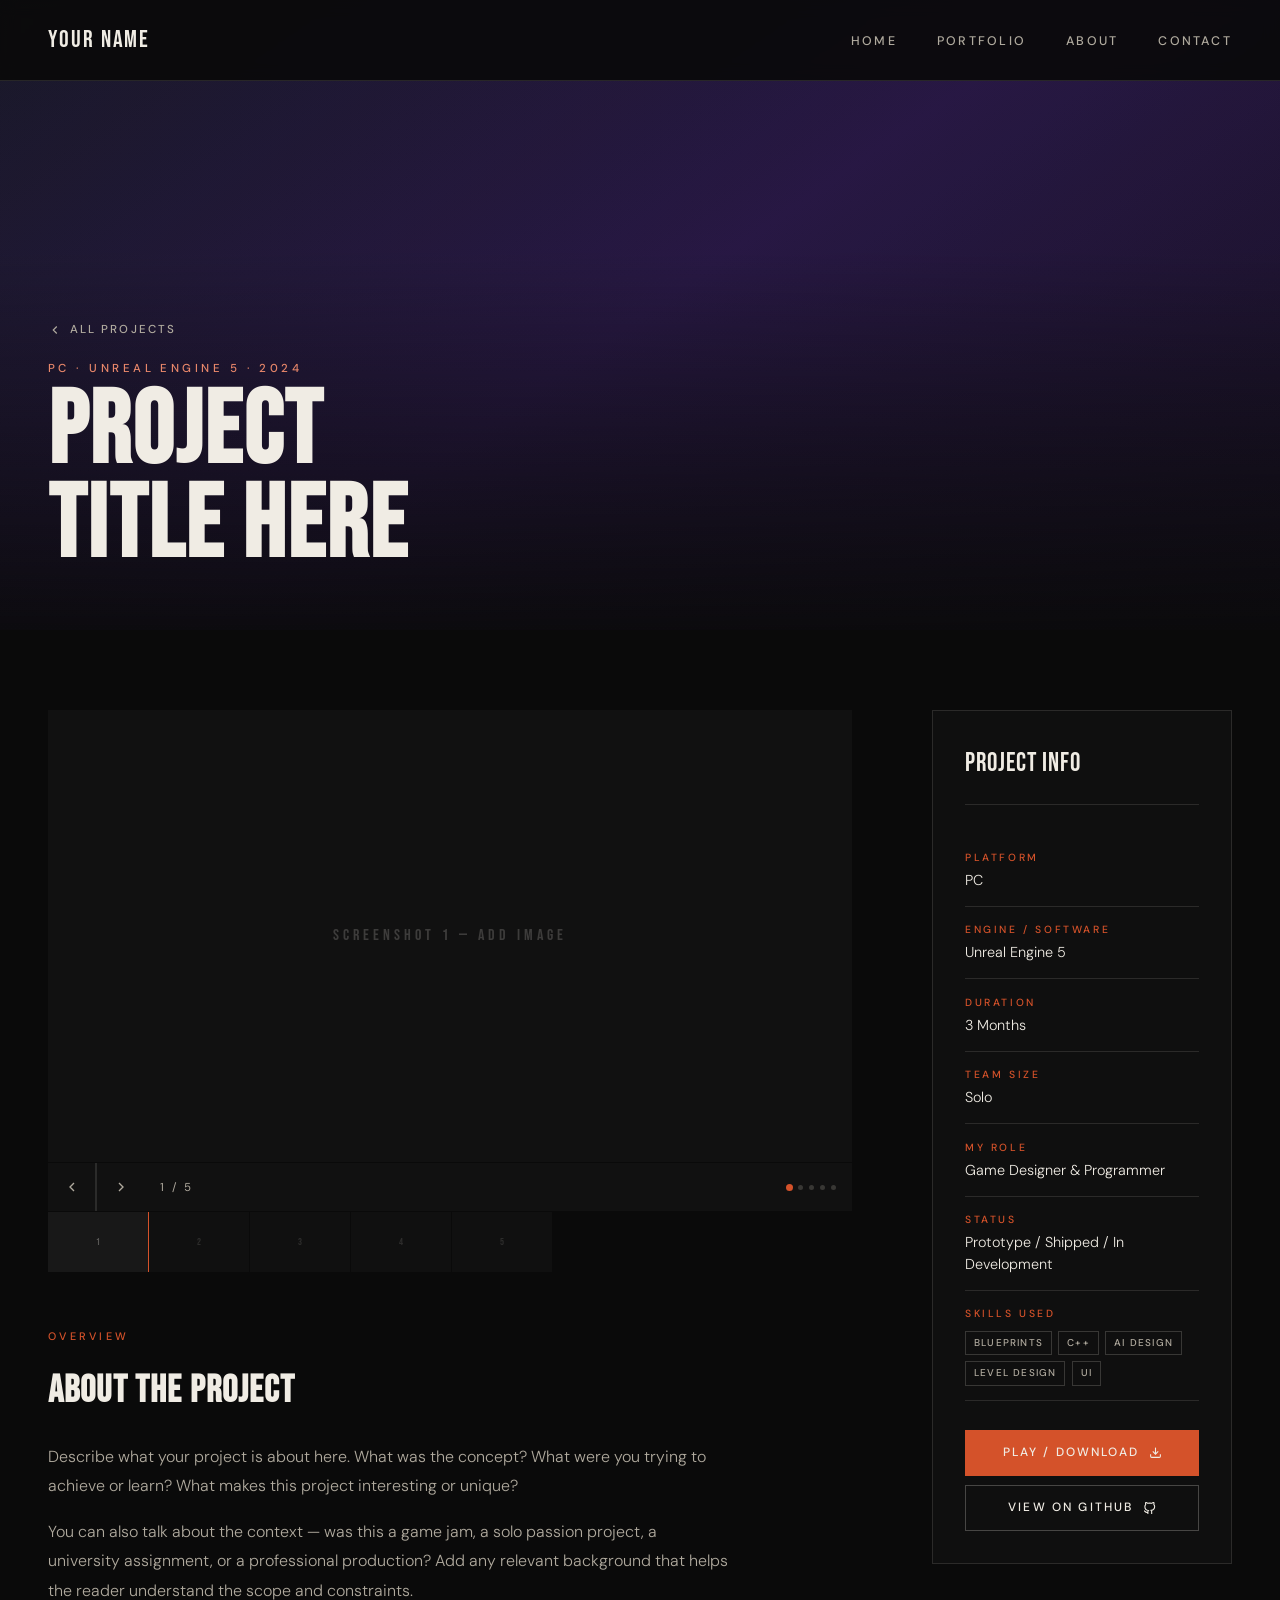
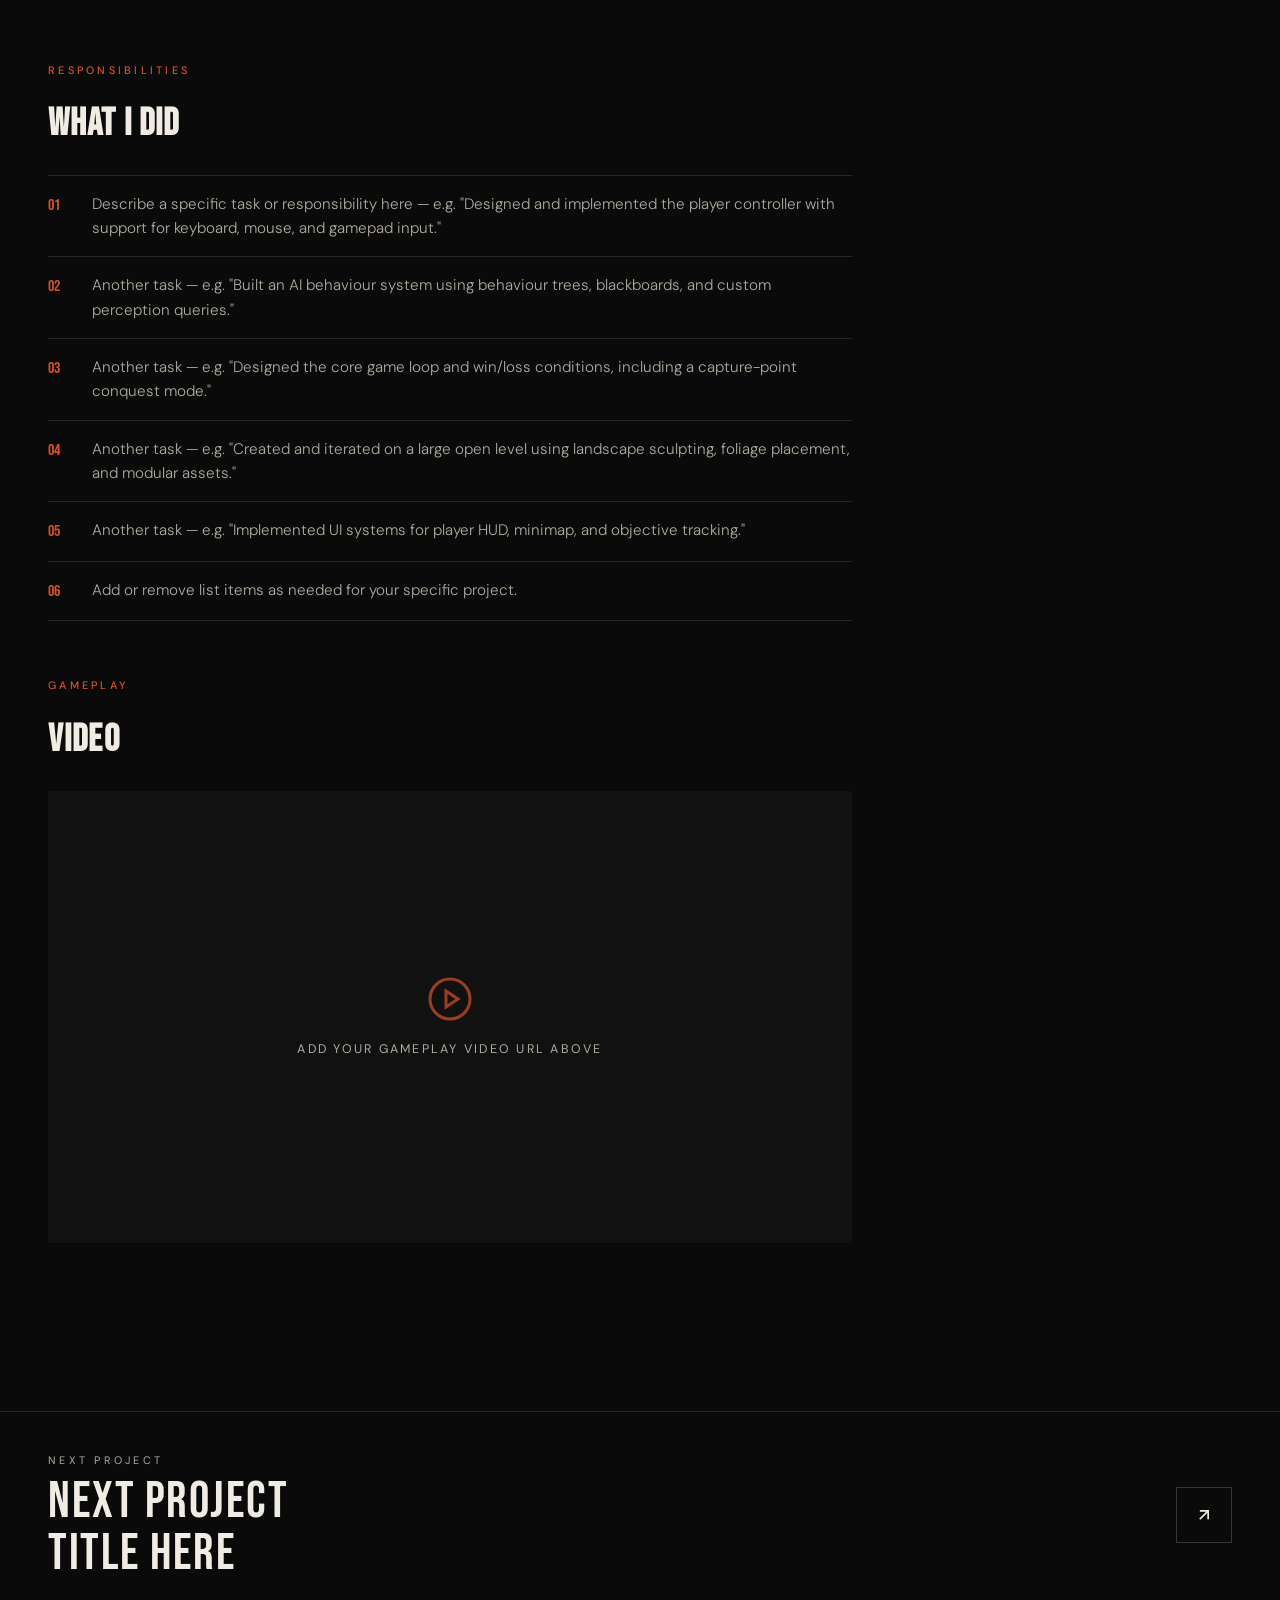
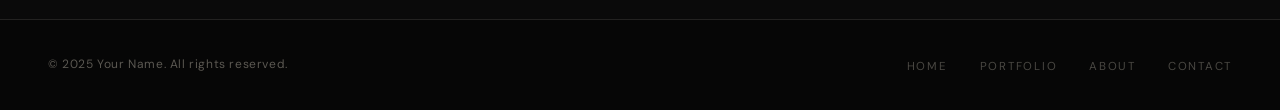
<file: pas-de-deux.html>
<!DOCTYPE html>
<html lang="en">
<head>
<meta charset="UTF-8" />
<meta name="viewport" content="width=device-width, initial-scale=1.0" />
<title>Project Title — Your Name</title>
<link rel="preconnect" href="https://fonts.googleapis.com" />
<link rel="preconnect" href="https://fonts.gstatic.com" crossorigin />
<link href="https://fonts.googleapis.com/css2?family=Bebas+Neue&family=DM+Sans:ital,opsz,wght@0,9..40,300;0,9..40,400;0,9..40,500;1,9..40,300&display=swap" rel="stylesheet" />

<style>
  *, *::before, *::after { box-sizing: border-box; margin: 0; padding: 0; }

  :root {
    --black: #0a0a0a;
    --off-white: #f0ece4;
    --warm-gray: #b0aa9e;
    --accent: #d4522a;
    --accent-light: #e8876a;
    --card-bg: #141414;
    --border: rgba(240,236,228,0.12);
    --font-display: 'Bebas Neue', sans-serif;
    --font-body: 'DM Sans', sans-serif;
  }

  html { scroll-behavior: smooth; }

  body {
    background: var(--black);
    color: var(--off-white);
    font-family: var(--font-body);
    font-size: 16px;
    line-height: 1.65;
    overflow-x: hidden;
  }

  /* ── NAV ── */
  nav {
    position: fixed;
    top: 0; left: 0; right: 0;
    z-index: 100;
    display: flex;
    align-items: center;
    justify-content: space-between;
    padding: 1.25rem 3rem;
    background: rgba(10,10,10,0.92);
    backdrop-filter: blur(8px);
    border-bottom: 1px solid var(--border);
  }

  .nav-logo {
    font-family: var(--font-display);
    font-size: 1.5rem;
    letter-spacing: 0.08em;
    color: var(--off-white);
    text-decoration: none;
  }

  .nav-links {
    display: flex;
    gap: 2.5rem;
    list-style: none;
  }

  .nav-links a {
    font-size: 0.78rem;
    font-weight: 500;
    letter-spacing: 0.18em;
    text-transform: uppercase;
    color: var(--warm-gray);
    text-decoration: none;
    transition: color 0.2s;
  }

  .nav-links a:hover { color: var(--off-white); }

  /* ── HERO BANNER ── */
  .project-hero {
    position: relative;
    height: 70vh;
    min-height: 420px;
    display: flex;
    align-items: flex-end;
    overflow: hidden;
    margin-top: 0;
    padding-top: 72px; /* nav height */
  }

  .hero-bg {
    position: absolute;
    inset: 0;
    /* Replace with your project's key art:
       background-image: url('project-hero.jpg');
       background-size: cover;
       background-position: center; */
    background: linear-gradient(145deg, #1c1c2e 0%, #2d1b4e 50%, #1a1228 100%);
    transform: scale(1.03);
    animation: heroZoom 10s ease-out forwards;
  }

  @keyframes heroZoom {
    from { transform: scale(1.06); }
    to   { transform: scale(1.0); }
  }

  .hero-overlay {
    position: absolute;
    inset: 0;
    background: linear-gradient(to top, rgba(10,10,10,0.92) 0%, rgba(10,10,10,0.15) 60%);
  }

  .project-hero-content {
    position: relative;
    z-index: 2;
    padding: 0 3rem 3.5rem;
    width: 100%;
    animation: fadeUp 0.8s 0.2s both;
  }

  @keyframes fadeUp {
    from { opacity: 0; transform: translateY(20px); }
    to   { opacity: 1; transform: translateY(0); }
  }

  .back-link {
    display: inline-flex;
    align-items: center;
    gap: 0.5rem;
    font-size: 0.72rem;
    font-weight: 500;
    letter-spacing: 0.18em;
    text-transform: uppercase;
    color: var(--warm-gray);
    text-decoration: none;
    margin-bottom: 1.2rem;
    transition: color 0.2s;
  }

  .back-link:hover { color: var(--off-white); }
  .back-link svg { width: 14px; height: 14px; stroke: currentColor; fill: none; stroke-width: 2; }

  .project-eyebrow {
    font-size: 0.72rem;
    font-weight: 500;
    letter-spacing: 0.3em;
    text-transform: uppercase;
    color: var(--accent-light);
    margin-bottom: 0.5rem;
    display: block;
  }

  .project-title {
    font-family: var(--font-display);
    font-size: clamp(3rem, 8vw, 7rem);
    line-height: 0.92;
    letter-spacing: 0.02em;
    color: var(--off-white);
    max-width: 800px;
  }

  /* ── MAIN LAYOUT ── */
  .project-body {
    max-width: 1280px;
    margin: 0 auto;
    padding: 5rem 3rem 7rem;
    display: grid;
    grid-template-columns: 1fr 300px;
    gap: 5rem;
    align-items: start;
  }

  /* ── SLIDESHOW ── */
  .slideshow {
    width: 100%;
    margin-bottom: 3.5rem;
  }

  .slide-main {
    width: 100%;
    aspect-ratio: 16/9;
    overflow: hidden;
    background: #111;
    position: relative;
  }

  .slide-main img {
    width: 100%;
    height: 100%;
    object-fit: cover;
    display: block;
    filter: brightness(0.9);
    transition: opacity 0.4s ease;
  }

  /* Placeholder when no image */
  .slide-placeholder {
    width: 100%;
    height: 100%;
    display: flex;
    align-items: center;
    justify-content: center;
    font-family: var(--font-display);
    font-size: 1rem;
    letter-spacing: 0.25em;
    color: rgba(240,236,228,0.2);
    background: #111;
  }

  .slide-controls {
    display: flex;
    align-items: center;
    gap: 0;
    margin-top: 1px;
  }

  .slide-btn {
    background: #111;
    border: none;
    border-right: 1px solid var(--border);
    color: var(--warm-gray);
    width: 48px; height: 48px;
    cursor: pointer;
    display: flex;
    align-items: center;
    justify-content: center;
    transition: background 0.2s, color 0.2s;
    flex-shrink: 0;
  }

  .slide-btn:hover { background: var(--accent); color: var(--off-white); }
  .slide-btn svg { width: 16px; height: 16px; stroke: currentColor; fill: none; stroke-width: 2; }

  .slide-counter {
    font-size: 0.72rem;
    letter-spacing: 0.2em;
    color: var(--warm-gray);
    padding: 0 1rem;
    flex: 1;
    background: #111;
    height: 48px;
    display: flex;
    align-items: center;
  }

  .slide-dots {
    display: flex;
    gap: 6px;
    align-items: center;
    padding: 0 1rem;
    background: #111;
    height: 48px;
  }

  .dot {
    width: 5px; height: 5px;
    border-radius: 50%;
    background: rgba(176,170,158,0.25);
    cursor: pointer;
    transition: background 0.2s, transform 0.2s;
    border: none;
  }

  .dot.active {
    background: var(--accent);
    transform: scale(1.4);
  }

  /* Thumbnail strip */
  .slide-thumbs {
    display: flex;
    gap: 1px;
    margin-top: 1px;
    overflow-x: auto;
    scrollbar-width: none;
  }

  .slide-thumbs::-webkit-scrollbar { display: none; }

  .thumb {
    flex-shrink: 0;
    width: 100px; height: 60px;
    overflow: hidden;
    cursor: pointer;
    opacity: 0.45;
    transition: opacity 0.2s;
    border: none;
    padding: 0;
    background: #181818;
    display: flex;
    align-items: center;
    justify-content: center;
    font-family: var(--font-display);
    font-size: 0.6rem;
    letter-spacing: 0.1em;
    color: rgba(240,236,228,0.3);
  }

  .thumb img { width: 100%; height: 100%; object-fit: cover; display: block; }
  .thumb.active, .thumb:hover { opacity: 1; }
  .thumb.active { outline: 1px solid var(--accent); }

  /* ── OVERVIEW + TASKS ── */
  .content-section { margin-bottom: 3.5rem; }

  .section-label {
    font-size: 0.68rem;
    font-weight: 500;
    letter-spacing: 0.3em;
    text-transform: uppercase;
    color: var(--accent);
    margin-bottom: 0.8rem;
  }

  .section-heading {
    font-family: var(--font-display);
    font-size: 2.4rem;
    letter-spacing: 0.03em;
    color: var(--off-white);
    margin-bottom: 1.2rem;
  }

  .overview-text {
    font-size: 1rem;
    font-weight: 300;
    color: var(--warm-gray);
    line-height: 1.85;
    max-width: 680px;
  }

  .overview-text p + p { margin-top: 1rem; }

  /* Task list */
  .task-list {
    list-style: none;
    display: flex;
    flex-direction: column;
    gap: 0;
  }

  .task-list li {
    display: flex;
    align-items: flex-start;
    gap: 1rem;
    padding: 1rem 0;
    border-bottom: 1px solid var(--border);
    font-size: 0.95rem;
    font-weight: 300;
    color: var(--warm-gray);
    line-height: 1.6;
    transition: color 0.2s;
  }

  .task-list li:first-child { border-top: 1px solid var(--border); }
  .task-list li:hover { color: var(--off-white); }

  .task-num {
    font-family: var(--font-display);
    font-size: 1rem;
    color: var(--accent);
    min-width: 28px;
    margin-top: 1px;
  }

  /* ── VIDEO ── */
  .video-section { margin-bottom: 3.5rem; }

  .video-wrap {
    position: relative;
    width: 100%;
    aspect-ratio: 16/9;
    background: #111;
    overflow: hidden;
  }

  .video-wrap iframe {
    position: absolute;
    inset: 0;
    width: 100%;
    height: 100%;
    border: none;
  }

  /* Video placeholder (before URL is set) */
  .video-placeholder {
    width: 100%;
    height: 100%;
    display: flex;
    flex-direction: column;
    align-items: center;
    justify-content: center;
    gap: 1rem;
    color: var(--warm-gray);
    background: #111;
  }

  .video-placeholder svg { width: 48px; height: 48px; stroke: var(--accent); fill: none; stroke-width: 1.5; opacity: 0.7; }

  .video-placeholder p {
    font-size: 0.78rem;
    letter-spacing: 0.18em;
    text-transform: uppercase;
  }

  /* ── SIDEBAR (METADATA) ── */
  .sidebar {
    position: sticky;
    top: 100px;
    animation: fadeUp 0.8s 0.4s both;
  }

  .meta-card {
    background: #0f0f0f;
    border: 1px solid var(--border);
    padding: 2rem;
  }

  .meta-title {
    font-family: var(--font-display);
    font-size: 1.6rem;
    letter-spacing: 0.04em;
    color: var(--off-white);
    margin-bottom: 1.8rem;
    padding-bottom: 1.2rem;
    border-bottom: 1px solid var(--border);
  }

  .meta-row {
    padding: 0.9rem 0;
    border-bottom: 1px solid var(--border);
    display: flex;
    flex-direction: column;
    gap: 0.25rem;
  }

  .meta-row:last-of-type { border-bottom: none; }

  .meta-key {
    font-size: 0.65rem;
    font-weight: 500;
    letter-spacing: 0.25em;
    text-transform: uppercase;
    color: var(--accent);
  }

  .meta-val {
    font-size: 0.9rem;
    font-weight: 300;
    color: var(--off-white);
    line-height: 1.5;
  }

  .meta-tags {
    display: flex;
    flex-wrap: wrap;
    gap: 0.4rem;
    margin-top: 0.25rem;
  }

  .tag {
    font-size: 0.62rem;
    font-weight: 500;
    letter-spacing: 0.12em;
    text-transform: uppercase;
    padding: 3px 8px;
    border: 1px solid rgba(240,236,228,0.18);
    color: var(--warm-gray);
  }

  /* Links in sidebar */
  .meta-links {
    margin-top: 1.8rem;
    display: flex;
    flex-direction: column;
    gap: 0.6rem;
  }

  .btn {
    display: inline-flex;
    align-items: center;
    justify-content: center;
    gap: 0.6rem;
    font-size: 0.75rem;
    font-weight: 500;
    letter-spacing: 0.18em;
    text-transform: uppercase;
    color: var(--off-white);
    text-decoration: none;
    border: 1px solid rgba(240,236,228,0.25);
    padding: 0.75rem 1.2rem;
    transition: background 0.2s, border-color 0.2s;
    text-align: center;
    font-family: var(--font-body);
    cursor: pointer;
    background: none;
    width: 100%;
  }

  .btn:hover { background: var(--accent); border-color: var(--accent); }
  .btn.primary { background: var(--accent); border-color: var(--accent); }
  .btn.primary:hover { background: #b8421f; border-color: #b8421f; }
  .btn svg { width: 13px; height: 13px; stroke: currentColor; fill: none; stroke-width: 2; }

  /* ── NEXT PROJECT ── */
  .next-project {
    border-top: 1px solid var(--border);
    padding: 0 3rem;
    max-width: 1280px;
    margin: 0 auto 0;
  }

  .next-project-link {
    display: flex;
    align-items: center;
    justify-content: space-between;
    padding: 2.5rem 0;
    text-decoration: none;
    color: inherit;
    gap: 2rem;
    transition: gap 0.3s ease;
  }

  .next-project-link:hover { gap: 1.5rem; }

  .next-label {
    font-size: 0.68rem;
    letter-spacing: 0.3em;
    text-transform: uppercase;
    color: var(--warm-gray);
    margin-bottom: 0.4rem;
  }

  .next-title {
    font-family: var(--font-display);
    font-size: clamp(1.8rem, 4vw, 3.2rem);
    letter-spacing: 0.03em;
    color: var(--off-white);
    line-height: 1;
  }

  .next-arrow {
    flex-shrink: 0;
    width: 56px; height: 56px;
    border: 1px solid rgba(240,236,228,0.2);
    display: flex;
    align-items: center;
    justify-content: center;
    transition: background 0.2s, border-color 0.2s;
  }

  .next-project-link:hover .next-arrow {
    background: var(--accent);
    border-color: var(--accent);
  }

  .next-arrow svg { width: 20px; height: 20px; stroke: var(--off-white); fill: none; stroke-width: 2; }

  /* ── FOOTER ── */
  footer {
    background: #060606;
    border-top: 1px solid var(--border);
    padding: 2rem 3rem;
    display: flex;
    align-items: center;
    justify-content: space-between;
    flex-wrap: wrap;
    gap: 1rem;
    margin-top: 0;
  }

  .footer-copy {
    font-size: 0.75rem;
    color: rgba(176,170,158,0.5);
    letter-spacing: 0.05em;
  }

  .footer-nav {
    display: flex;
    gap: 2rem;
    list-style: none;
  }

  .footer-nav a {
    font-size: 0.72rem;
    letter-spacing: 0.15em;
    text-transform: uppercase;
    color: rgba(176,170,158,0.4);
    text-decoration: none;
    transition: color 0.2s;
  }

  .footer-nav a:hover { color: var(--off-white); }

  /* ── RESPONSIVE ── */
  @media (max-width: 1024px) {
    .project-body {
      grid-template-columns: 1fr;
      gap: 3rem;
      padding: 3.5rem 2rem 5rem;
    }
    .sidebar { position: static; }
    .meta-card { display: grid; grid-template-columns: 1fr 1fr; gap: 0 2rem; }
    .meta-title { grid-column: span 2; }
    .meta-links { grid-column: span 2; flex-direction: row; }
    .btn { width: auto; }
  }

  @media (max-width: 768px) {
    nav { padding: 1.2rem 1.5rem; }
    .nav-links { display: none; }
    .project-hero-content { padding: 0 1.5rem 2.5rem; }
    .project-body { padding: 2.5rem 1.5rem 4rem; }
    .meta-card { display: block; }
    .meta-links { flex-direction: column; }
    .btn { width: 100%; }
    .next-project { padding: 0 1.5rem; }
    footer { padding: 1.5rem; }
  }
</style>
</head>
<body>

<!-- ── NAV ── -->
<nav>
  <!-- Update href to point to your homepage file -->
  <a href="index.html" class="nav-logo">YOUR NAME</a>
  <ul class="nav-links">
    <li><a href="index.html">Home</a></li>
    <li><a href="index.html#portfolio">Portfolio</a></li>
    <li><a href="index.html#about">About</a></li>
    <li><a href="index.html#contact">Contact</a></li>
  </ul>
</nav>

<!-- ── HERO ── -->
<header class="project-hero">
  <!-- TO ADD YOUR OWN HERO IMAGE:
       Add to .hero-bg style: background-image: url('your-project-hero.jpg');
  -->
  <div class="hero-bg"></div>
  <div class="hero-overlay"></div>
  <div class="project-hero-content">
    <a href="index.html#portfolio" class="back-link">
      <svg viewBox="0 0 24 24"><polyline points="15 18 9 12 15 6"/></svg>
      All Projects
    </a>
    <!-- Replace with your project's platform/type label -->
    <span class="project-eyebrow">PC · Unreal Engine 5 · 2024</span>
    <!-- Replace with your project title -->
    <h1 class="project-title">Project<br>Title Here</h1>
  </div>
</header>

<!-- ── MAIN CONTENT ── -->
<div class="project-body">

  <!-- LEFT COLUMN -->
  <main>

    <!-- SLIDESHOW -->
    <div class="slideshow" id="slideshow">
      <div class="slide-main" id="slideMain">
        <!--
          INSTRUCTIONS — Images slideshow:
          Replace the placeholder divs below with <img> tags for each screenshot.
          The JS reads all children of #slideMain — swap in real images like:
          <img src="screenshot-1.jpg" alt="Gameplay screenshot 1" />
          <img src="screenshot-2.jpg" alt="AI behaviour tree" />
          etc.
          Only the active slide is shown; the rest are hidden by JS.
        -->
        <div class="slide-placeholder" data-slide="1">SCREENSHOT 1 — ADD IMAGE</div>
        <div class="slide-placeholder" data-slide="2">SCREENSHOT 2 — ADD IMAGE</div>
        <div class="slide-placeholder" data-slide="3">SCREENSHOT 3 — ADD IMAGE</div>
        <div class="slide-placeholder" data-slide="4">SCREENSHOT 4 — ADD IMAGE</div>
        <div class="slide-placeholder" data-slide="5">SCREENSHOT 5 — ADD IMAGE</div>
      </div>

      <div class="slide-controls">
        <button class="slide-btn" id="prevBtn" aria-label="Previous slide">
          <svg viewBox="0 0 24 24"><polyline points="15 18 9 12 15 6"/></svg>
        </button>
        <button class="slide-btn" id="nextBtn" aria-label="Next slide" style="border-right:none;border-left:1px solid var(--border);">
          <svg viewBox="0 0 24 24"><polyline points="9 18 15 12 9 6"/></svg>
        </button>
        <span class="slide-counter" id="slideCounter">1 / 5</span>
        <div class="slide-dots" id="slideDots"></div>
      </div>

      <div class="slide-thumbs" id="slideThumbs"></div>
    </div>

    <!-- OVERVIEW -->
    <div class="content-section">
      <p class="section-label">Overview</p>
      <h2 class="section-heading">About the Project</h2>
      <div class="overview-text">
        <!--
          Replace this text with your own project overview.
          Describe: what the game is, your goals, the context (jam, solo, team, class), and any key challenges.
        -->
        <p>
          Describe what your project is about here. What was the concept? What were you
          trying to achieve or learn? What makes this project interesting or unique?
        </p>
        <p>
          You can also talk about the context — was this a game jam, a solo passion project,
          a university assignment, or a professional production? Add any relevant background
          that helps the reader understand the scope and constraints.
        </p>
      </div>
    </div>

    <!-- TASKS / RESPONSIBILITIES -->
    <div class="content-section">
      <p class="section-label">Responsibilities</p>
      <h2 class="section-heading">What I Did</h2>
      <ul class="task-list" id="taskList">
        <!--
          Replace each <li> with your actual tasks.
          Keep them specific and action-oriented.
          Add or remove items as needed.
        -->
        <li>
          <span class="task-num">01</span>
          <span>Describe a specific task or responsibility here — e.g. "Designed and implemented the player controller with support for keyboard, mouse, and gamepad input."</span>
        </li>
        <li>
          <span class="task-num">02</span>
          <span>Another task — e.g. "Built an AI behaviour system using behaviour trees, blackboards, and custom perception queries."</span>
        </li>
        <li>
          <span class="task-num">03</span>
          <span>Another task — e.g. "Designed the core game loop and win/loss conditions, including a capture-point conquest mode."</span>
        </li>
        <li>
          <span class="task-num">04</span>
          <span>Another task — e.g. "Created and iterated on a large open level using landscape sculpting, foliage placement, and modular assets."</span>
        </li>
        <li>
          <span class="task-num">05</span>
          <span>Another task — e.g. "Implemented UI systems for player HUD, minimap, and objective tracking."</span>
        </li>
        <li>
          <span class="task-num">06</span>
          <span>Add or remove list items as needed for your specific project.</span>
        </li>
      </ul>
    </div>

    <!-- GAMEPLAY VIDEO -->
    <div class="video-section">
      <p class="section-label">Gameplay</p>
      <h2 class="section-heading">Video</h2>
      <div class="video-wrap">
        <!--
          TO EMBED A YOUTUBE VIDEO:
          Replace the placeholder div below with:
          <iframe src="https://www.youtube.com/embed/YOUR_VIDEO_ID"
                  title="Gameplay video"
                  allow="accelerometer; autoplay; clipboard-write; encrypted-media; gyroscope; picture-in-picture"
                  allowfullscreen></iframe>

          TO EMBED A VIMEO VIDEO:
          <iframe src="https://player.vimeo.com/video/YOUR_VIDEO_ID"
                  title="Gameplay video"
                  allow="autoplay; fullscreen; picture-in-picture"
                  allowfullscreen></iframe>
        -->
        <div class="video-placeholder">
          <svg viewBox="0 0 24 24"><circle cx="12" cy="12" r="10"/><polygon points="10 8 16 12 10 16 10 8"/></svg>
          <p>Add your gameplay video URL above</p>
        </div>
      </div>
    </div>

  </main>

  <!-- RIGHT SIDEBAR -->
  <aside class="sidebar">
    <div class="meta-card">
      <div class="meta-title">Project Info</div>

      <!-- Edit each meta-val with your project's details -->
      <div class="meta-row">
        <span class="meta-key">Platform</span>
        <span class="meta-val">PC</span>
      </div>

      <div class="meta-row">
        <span class="meta-key">Engine / Software</span>
        <span class="meta-val">Unreal Engine 5</span>
      </div>

      <div class="meta-row">
        <span class="meta-key">Duration</span>
        <span class="meta-val">3 Months</span>
      </div>

      <div class="meta-row">
        <span class="meta-key">Team Size</span>
        <span class="meta-val">Solo</span>
      </div>

      <div class="meta-row">
        <span class="meta-key">My Role</span>
        <span class="meta-val">Game Designer &amp; Programmer</span>
      </div>

      <div class="meta-row">
        <span class="meta-key">Status</span>
        <span class="meta-val">Prototype / Shipped / In Development</span>
      </div>

      <div class="meta-row">
        <span class="meta-key">Skills Used</span>
        <div class="meta-tags">
          <!-- Add or remove tags to match your project -->
          <span class="tag">Blueprints</span>
          <span class="tag">C++</span>
          <span class="tag">AI Design</span>
          <span class="tag">Level Design</span>
          <span class="tag">UI</span>
        </div>
      </div>

      <!-- Optional links — remove any you don't need -->
      <div class="meta-links">
        <a href="#" class="btn primary">
          Play / Download
          <svg viewBox="0 0 24 24"><path d="M21 15v4a2 2 0 0 1-2 2H5a2 2 0 0 1-2-2v-4"/><polyline points="7 10 12 15 17 10"/><line x1="12" y1="15" x2="12" y2="3"/></svg>
        </a>
        <a href="#" class="btn">
          View on GitHub
          <svg viewBox="0 0 24 24"><path d="M9 19c-5 1.5-5-2.5-7-3m14 6v-3.87a3.37 3.37 0 0 0-.94-2.61c3.14-.35 6.44-1.54 6.44-7A5.44 5.44 0 0 0 20 4.77 5.07 5.07 0 0 0 19.91 1S18.73.65 16 2.48a13.38 13.38 0 0 0-7 0C6.27.65 5.09 1 5.09 1A5.07 5.07 0 0 0 5 4.77a5.44 5.44 0 0 0-1.5 3.78c0 5.42 3.3 6.61 6.44 7A3.37 3.37 0 0 0 9 18.13V22"/></svg>
        </a>
      </div>
    </div>
  </aside>

</div>

<!-- ── NEXT PROJECT ── -->
<div class="next-project">
  <!-- Update href, eyebrow, and title for the next project page -->
  <a href="project-template.html" class="next-project-link">
    <div>
      <p class="next-label">Next Project</p>
      <p class="next-title">Next Project<br>Title Here</p>
    </div>
    <div class="next-arrow">
      <svg viewBox="0 0 24 24"><line x1="7" y1="17" x2="17" y2="7"/><polyline points="7 7 17 7 17 17"/></svg>
    </div>
  </a>
</div>

<!-- ── FOOTER ── -->
<footer>
  <p class="footer-copy">© 2025 Your Name. All rights reserved.</p>
  <ul class="footer-nav">
    <li><a href="index.html">Home</a></li>
    <li><a href="index.html#portfolio">Portfolio</a></li>
    <li><a href="index.html#about">About</a></li>
    <li><a href="index.html#contact">Contact</a></li>
  </ul>
</footer>

<script>
  // ── SLIDESHOW ──
  const mainEl = document.getElementById('slideMain');
  const slides = Array.from(mainEl.children);
  const counter = document.getElementById('slideCounter');
  const dotsEl  = document.getElementById('slideDots');
  const thumbsEl = document.getElementById('slideThumbs');
  let current = 0;

  // Build dots and thumbnails from whatever slides exist
  slides.forEach((slide, i) => {
    // Dot
    const dot = document.createElement('button');
    dot.className = 'dot' + (i === 0 ? ' active' : '');
    dot.setAttribute('aria-label', 'Go to slide ' + (i + 1));
    dot.addEventListener('click', () => goTo(i));
    dotsEl.appendChild(dot);

    // Thumbnail
    const thumb = document.createElement('button');
    thumb.className = 'thumb' + (i === 0 ? ' active' : '');

    // If the slide has an img child, clone it for the thumb
    const img = slide.tagName === 'IMG' ? slide : slide.querySelector('img');
    if (img) {
      const tImg = document.createElement('img');
      tImg.src = img.src;
      tImg.alt = img.alt || '';
      thumb.appendChild(tImg);
    } else {
      thumb.textContent = i + 1;
    }

    thumb.addEventListener('click', () => goTo(i));
    thumbsEl.appendChild(thumb);
  });

  function goTo(n) {
    slides[current].style.display = 'none';
    document.querySelectorAll('.dot')[current].classList.remove('active');
    document.querySelectorAll('.thumb')[current].classList.remove('active');

    current = (n + slides.length) % slides.length;

    slides[current].style.display = '';
    document.querySelectorAll('.dot')[current].classList.add('active');
    document.querySelectorAll('.thumb')[current].classList.add('active');
    counter.textContent = (current + 1) + ' / ' + slides.length;

    // Scroll thumb into view
    document.querySelectorAll('.thumb')[current].scrollIntoView({ behavior: 'smooth', block: 'nearest', inline: 'center' });
  }

  // Hide all but first on init
  slides.forEach((s, i) => { if (i !== 0) s.style.display = 'none'; });
  counter.textContent = '1 / ' + slides.length;

  document.getElementById('prevBtn').addEventListener('click', () => goTo(current - 1));
  document.getElementById('nextBtn').addEventListener('click', () => goTo(current + 1));

  // Keyboard navigation
  document.addEventListener('keydown', e => {
    if (e.key === 'ArrowLeft')  goTo(current - 1);
    if (e.key === 'ArrowRight') goTo(current + 1);
  });

  // Auto-number task list items
  const tasks = document.querySelectorAll('#taskList .task-num');
  tasks.forEach((el, i) => {
    el.textContent = String(i + 1).padStart(2, '0');
  });
</script>

</body>
</html>
</file>
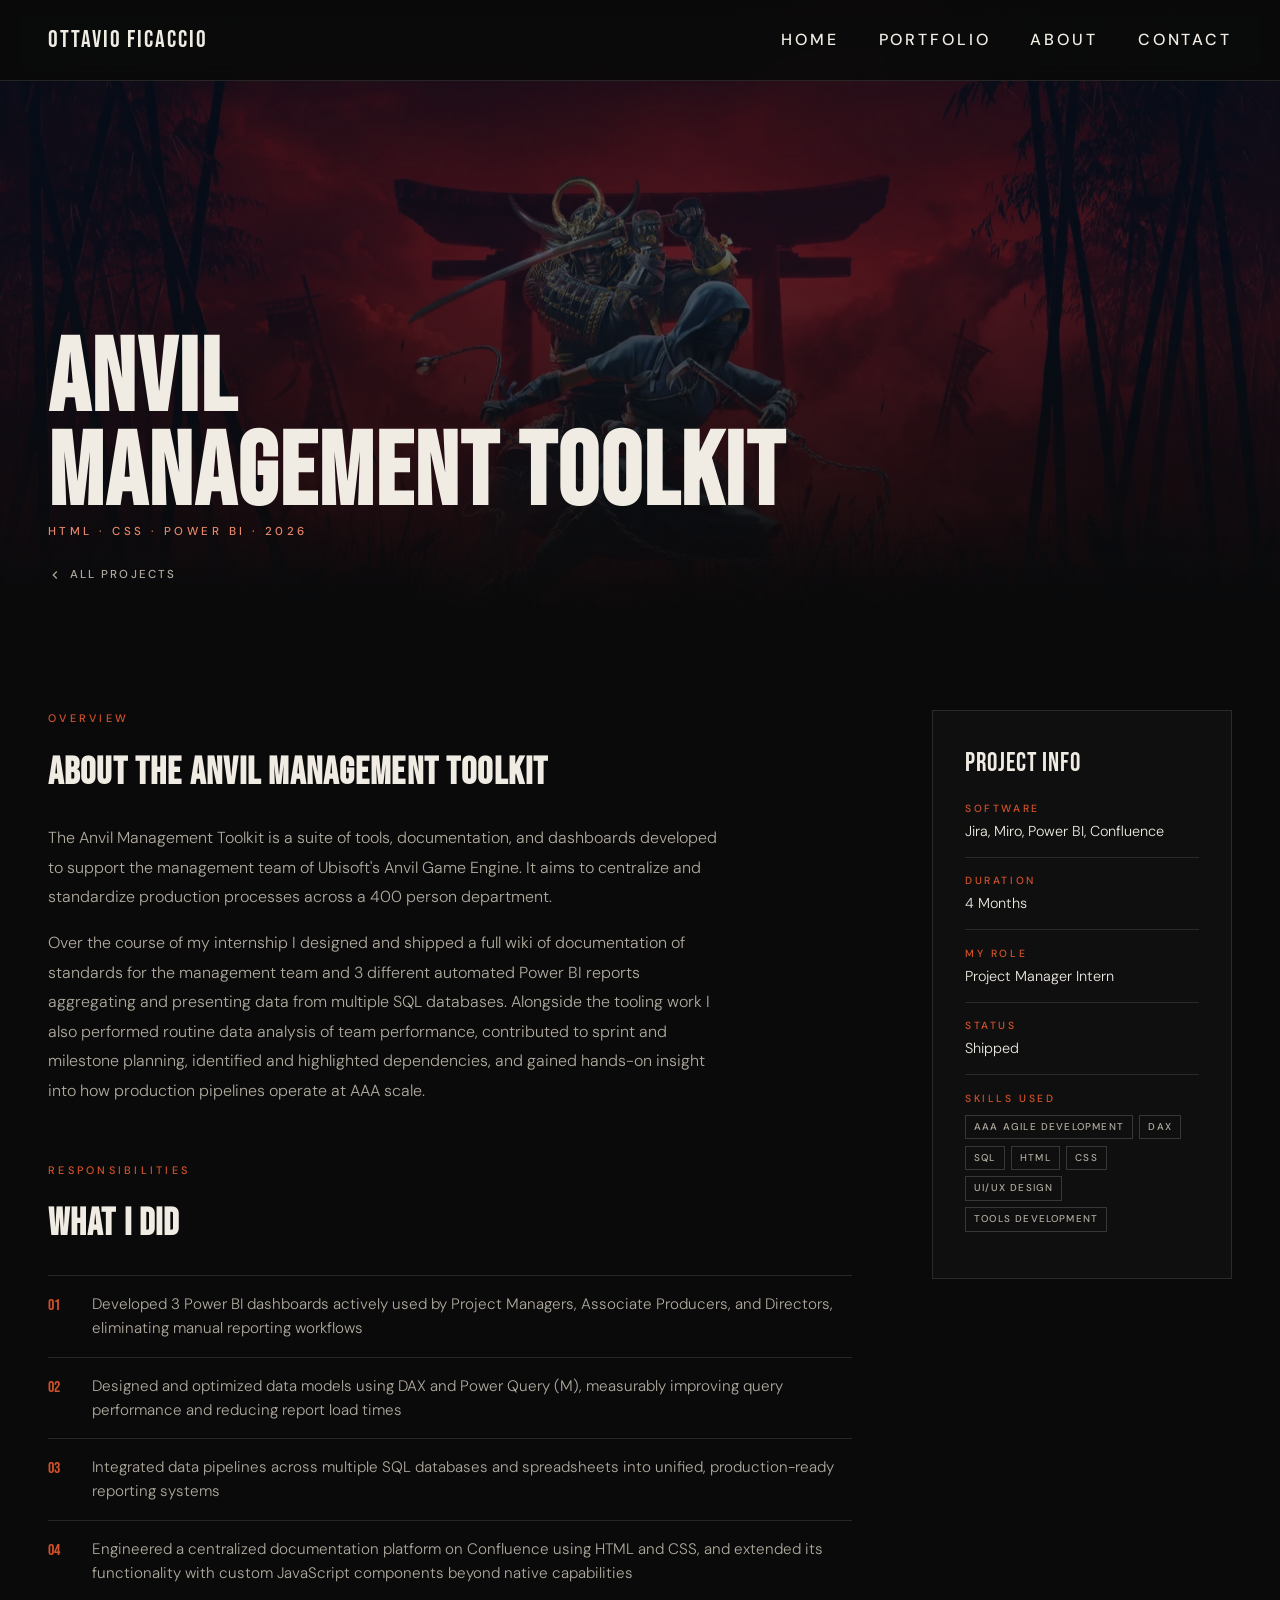
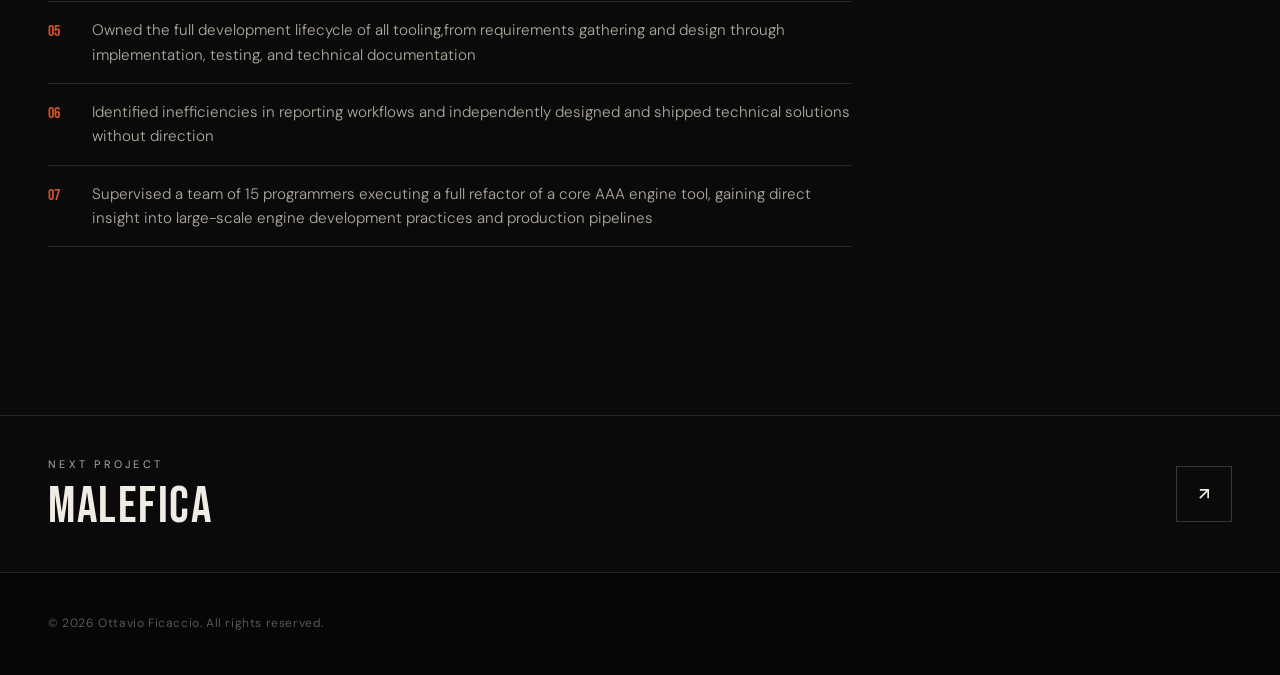
<file: projects/anvil.html>
<!DOCTYPE html>
<html lang="en">
<head>
<meta charset="UTF-8" />
<meta name="viewport" content="width=device-width, initial-scale=1.0" />
<title>Ottavio Ficaccio | Anvil</title>
<link rel="preconnect" href="https://fonts.googleapis.com" />
<link rel="preconnect" href="https://fonts.gstatic.com" crossorigin />
<link href="https://fonts.googleapis.com/css2?family=Bebas+Neue&family=DM+Sans:ital,opsz,wght@0,9..40,300;0,9..40,400;0,9..40,500;1,9..40,300&display=swap" rel="stylesheet" />
<link rel="stylesheet" href="../styles/project.css" />

<style>    
.hero-bg {
    background-image: url('../assets/anvil/ac-shadows-filter.png');
    background-size: cover;
    background-position: center; 
}
</style>
</head>
<body>

<!-- ── NAV ── -->
<nav>
<!-- Update href to point to your homepage file -->
<a href="../index.html" class="nav-logo">OTTAVIO FICACCIO</a>
<ul class="nav-links">
    <li><a href="../index.html">Home</a></li>
    <li><a href="../index.html#portfolio">Portfolio</a></li>
    <li><a href="../index.html#about">About</a></li>
    <li><a href="../index.html#contact">Contact</a></li>
</ul>
</nav>

<!-- ── HERO ── -->
<header class="project-hero">
<div class="hero-bg"></div>
<div class="hero-overlay"></div>
<div class="project-hero-content">
    <h1 class="project-title">Anvil<br>Management Toolkit</h1>
    <span class="project-eyebrow">HTML · CSS · Power BI · 2026</span>
    <a href="../index.html#portfolio" class="back-link">
        <svg viewBox="0 0 24 24"><polyline points="15 18 9 12 15 6"/></svg>
        All Projects
    </a>
</div>
</header>

<!-- ── MAIN CONTENT ── -->
<div class="project-body">

<!-- LEFT COLUMN -->
<main>

    <!-- OVERVIEW -->
    <div class="content-section">
    <p class="section-label">Overview</p>
    <h2 class="section-heading">About the Anvil Management Toolkit</h2>
    <div class="overview-text">
        <p>
        The Anvil Management Toolkit is a suite of tools, documentation, and dashboards
        developed to support the management team of Ubisoft's Anvil Game Engine. It aims
        to centralize and standardize production processes across a 400 person department.
        </p>
        <p>
        Over the course of my internship I designed and shipped a full wiki of documentation of standards for
        the management team and 3 different automated Power BI reports aggregating and presenting
        data from multiple SQL databases. Alongside the tooling work I also performed routine data
        analysis of team performance, contributed to sprint and milestone planning, identified 
        and highlighted dependencies, and gained hands-on insight into how production pipelines
        operate at AAA scale.
        </p>
    </div>
    </div>

    <!-- TASKS / RESPONSIBILITIES -->
    <div class="content-section">
    <p class="section-label">Responsibilities</p>
    <h2 class="section-heading">What I Did</h2>
    <ul class="task-list" id="taskList">
        <li>
            <span class="task-num">01</span>
            <span>Developed 3 Power BI dashboards actively used by Project Managers, Associate Producers, and Directors, eliminating manual reporting workflows</span>
        </li>
        <li>
            <span class="task-num">02</span>
            <span>Designed and optimized data models using DAX and Power Query (M), measurably improving query performance and reducing report load times</span>
        </li>
        <li>
            <span class="task-num">03</span>
            <span>Integrated data pipelines across multiple SQL databases and spreadsheets into unified, production-ready reporting systems</span>
        </li>
        <li>
            <span class="task-num">04</span>
            <span>Engineered a centralized documentation platform on Confluence using HTML and CSS, and extended its functionality with custom JavaScript components beyond native capabilities</span>
        </li>
        <li>
            <span class="task-num">05</span>
            <span>Owned the full development lifecycle of all tooling,from requirements gathering and design through implementation, testing, and technical documentation</span>
        </li>
        <li>
            <span class="task-num">06</span>
            <span>Identified inefficiencies in reporting workflows and independently designed and shipped technical solutions without direction</span>
        </li>
        <li>
            <span class="task-num">07</span>
            <span>Supervised a team of 15 programmers executing a full refactor of a core AAA engine tool, gaining direct insight into large-scale engine development practices and production pipelines</span>
        </li>
    </ul>
    </div>

</main>

<!-- RIGHT SIDEBAR -->
<aside class="sidebar">
    <div class="meta-card">
    <div class="meta-title">Project Info</div>

    <div class="meta-row">
        <span class="meta-key">Software</span>
        <span class="meta-val">Jira, Miro, Power BI, Confluence</span>
    </div>

    <div class="meta-row">
        <span class="meta-key">Duration</span>
        <span class="meta-val">4 Months</span>
    </div>

    <div class="meta-row">
        <span class="meta-key">My Role</span>
        <span class="meta-val">Project Manager Intern</span>
    </div>

    <div class="meta-row">
        <span class="meta-key">Status</span>
        <span class="meta-val">Shipped</span>
    </div>

    <div class="meta-row">
        <span class="meta-key">Skills Used</span>
        <div class="meta-tags">
            
        <span class="tag">AAA Agile Development</span>
        <span class="tag">DAX</span>
        <span class="tag">SQL</span>
        <span class="tag">HTML</span>
        <span class="tag">CSS</span>
        <span class="tag">UI/UX Design</span>
        <span class="tag">Tools Development</span>
        </div>
    </div>
    </div>
</aside>

</div>

<!-- ── NEXT PROJECT ── -->
<div class="next-project">
<a href="malefica.html" class="next-project-link">
    <div>
    <p class="next-label">Next Project</p>
    <p class="next-title">Malefica</p>
    </div>
    <div class="next-arrow">
    <svg viewBox="0 0 24 24"><line x1="7" y1="17" x2="17" y2="7"/><polyline points="7 7 17 7 17 17"/></svg>
    </div>
</a>
</div>

<!-- ── FOOTER ── -->
<footer>
    <div class="footer-copy-div"><p class="footer-copy">© 2026 Ottavio Ficaccio. All rights reserved.</p></div>
<div class="footer-socials">
        <!-- LinkedIn -->
        <a href="https://www.linkedin.com/in/tavio-ficaccio/" aria-label="LinkedIn">
            <svg viewBox="0 0 24 24"><path d="M16 8a6 6 0 0 1 6 6v7h-4v-7a2 2 0 0 0-2-2 2 2 0 0 0-2 2v7h-4v-7a6 6 0 0 1 6-6z"/><rect x="2" y="9" width="4" height="12"/><circle cx="4" cy="4" r="2"/></svg>
        </a>
        <!-- Itch.io -->
        <a href="https://typh0n4.itch.io/" aria-label="itch.io">
            <svg viewBox="0 0 248 248" xmlns="http://www.w3.org/2000/svg" fill="currentColor" style="width:16px;height:16px;">
                <path d="M31.99 1.365C21.287 7.72.2 31.945 0 38.298v10.516C0 62.144 12.46 73.86 23.773 73.86c13.584 0 24.902-11.258 24.903-24.62 0 13.362 10.93 24.62 24.515 24.62 13.586 0 24.165-11.258 24.165-24.62 0 13.362 11.622 24.62 25.207 24.62h.246c13.586 0 25.208-11.258 25.208-24.62 0 13.362 10.58 24.62 24.164 24.62 13.585 0 24.515-11.258 24.515-24.62 0 13.362 11.32 24.62 24.903 24.62 11.313 0 23.773-11.714 23.773-25.046V38.298c-.2-6.354-21.287-30.58-31.988-36.933C180.118.197 157.056-.005 122.685 0c-34.37.003-81.228.54-90.697 1.365zm65.194 66.217a28.025 28.025 0 0 1-4.78 6.155c-5.128 5.014-12.157 8.122-19.906 8.122a28.482 28.482 0 0 1-19.948-8.126c-1.858-1.82-3.27-3.766-4.563-6.032l-.006.004c-1.292 2.27-3.092 4.215-4.954 6.037a28.5 28.5 0 0 1-19.948 8.12c-.934 0-1.906-.258-2.692-.528-1.092 11.372-1.553 22.24-1.716 30.164l-.002.045c-.02 4.024-.04 7.333-.06 11.93.21 23.86-2.363 77.334 10.52 90.473 19.964 4.655 56.7 6.775 93.555 6.788h.006c36.854-.013 73.59-2.133 93.554-6.788 12.883-13.14 10.31-66.614 10.52-90.474-.022-4.596-.04-7.905-.06-11.93l-.003-.045c-.162-7.926-.623-18.793-1.715-30.165-.786.27-1.757.528-2.692.528a28.5 28.5 0 0 1-19.948-8.12c-1.862-1.822-3.662-3.766-4.955-6.037l-.006-.004c-1.294 2.266-2.705 4.213-4.563 6.032a28.48 28.48 0 0 1-19.947 8.125c-7.748 0-14.778-3.11-19.906-8.123a28.025 28.025 0 0 1-4.78-6.155 27.99 27.99 0 0 1-4.736 6.155 28.49 28.49 0 0 1-19.95 8.124c-.27 0-.54-.012-.81-.02h-.007c-.27.008-.54.02-.813.02a28.49 28.49 0 0 1-19.95-8.123 27.992 27.992 0 0 1-4.736-6.155zm-20.486 26.49l-.002.01h.015c8.113.017 15.32 0 24.25 9.746 7.028-.737 14.372-1.105 21.722-1.094h.006c7.35-.01 14.694.357 21.723 1.094 8.93-9.747 16.137-9.73 24.25-9.746h.014l-.002-.01c3.833 0 19.166 0 29.85 30.007L210 165.244c8.504 30.624-2.723 31.373-16.727 31.4-20.768-.773-32.267-15.855-32.267-30.935-11.496 1.884-24.907 2.826-38.318 2.827h-.006c-13.412 0-26.823-.943-38.318-2.827 0 15.08-11.5 30.162-32.267 30.935-14.004-.027-25.23-.775-16.726-31.4L46.85 124.08c10.684-30.007 26.017-30.007 29.85-30.007zm45.985 23.582v.006c-.02.02-21.863 20.08-25.79 27.215l14.304-.573v12.474c0 .584 5.74.346 11.486.08h.006c5.744.266 11.485.504 11.485-.08v-12.474l14.304.573c-3.928-7.135-25.79-27.215-25.79-27.215v-.006l-.003.002z"></path>
            </svg>
        </a>
        <!-- Email -->
        <a href="mailto:tavfic@gmail.com" aria-label="Email">
            <svg viewBox="0 0 16 16" xmlns="http://www.w3.org/2000/svg" fill="currentColor" style="width:16px;height:16px;">
                <path d="M0 4a2 2 0 0 1 2-2h12a2 2 0 0 1 2 2v8a2 2 0 0 1-2 2H2a2 2 0 0 1-2-2zm2-1a1 1 0 0 0-1 1v.217l7 4.2 7-4.2V4a1 1 0 0 0-1-1zm13 2.383-4.708 2.825L15 11.105zm-.034 6.876-5.64-3.471L8 9.583l-1.326-.795-5.64 3.47A1 1 0 0 0 2 13h12a1 1 0 0 0 .966-.741M1 11.105l4.708-2.897L1 5.383z"/>
            </svg>
        </a>
    </div>
</footer>

<script>
// ── SLIDESHOW ──
const mainEl = document.getElementById('slideMain');
const slides = Array.from(mainEl.children);
const counter = document.getElementById('slideCounter');
const dotsEl  = document.getElementById('slideDots');
const thumbsEl = document.getElementById('slideThumbs');
let current = 0;

// Build dots and thumbnails from whatever slides exist
slides.forEach((slide, i) => {
    // Dot
    const dot = document.createElement('button');
    dot.className = 'dot' + (i === 0 ? ' active' : '');
    dot.setAttribute('aria-label', 'Go to slide ' + (i + 1));
    dot.addEventListener('click', () => goTo(i));
    dotsEl.appendChild(dot);

    // Thumbnail
    const thumb = document.createElement('button');
    thumb.className = 'thumb' + (i === 0 ? ' active' : '');

    // If the slide has an img child, clone it for the thumb
    const img = slide.tagName === 'IMG' ? slide : slide.querySelector('img');
    if (img) {
    const tImg = document.createElement('img');
    tImg.src = img.src;
    tImg.alt = img.alt || '';
    thumb.appendChild(tImg);
    } else {
    thumb.textContent = i + 1;
    }

    thumb.addEventListener('click', () => goTo(i));
    thumbsEl.appendChild(thumb);
});

function goTo(n) {
    slides[current].style.display = 'none';
    document.querySelectorAll('.dot')[current].classList.remove('active');
    document.querySelectorAll('.thumb')[current].classList.remove('active');

    current = (n + slides.length) % slides.length;

    slides[current].style.display = '';
    document.querySelectorAll('.dot')[current].classList.add('active');
    document.querySelectorAll('.thumb')[current].classList.add('active');
    counter.textContent = (current + 1) + ' / ' + slides.length;

    // Scroll thumb into view
    document.querySelectorAll('.thumb')[current].scrollIntoView({ behavior: 'smooth', block: 'nearest', inline: 'center' });
}

// Hide all but first on init
slides.forEach((s, i) => { if (i !== 0) s.style.display = 'none'; });
counter.textContent = '1 / ' + slides.length;

document.getElementById('prevBtn').addEventListener('click', () => goTo(current - 1));
document.getElementById('nextBtn').addEventListener('click', () => goTo(current + 1));

// Keyboard navigation
document.addEventListener('keydown', e => {
    if (e.key === 'ArrowLeft')  goTo(current - 1);
    if (e.key === 'ArrowRight') goTo(current + 1);
});

// Auto-number task list items
const tasks = document.querySelectorAll('#taskList .task-num');
tasks.forEach((el, i) => {
    el.textContent = String(i + 1).padStart(2, '0');
});
</script>

</body>
</html>
</file>
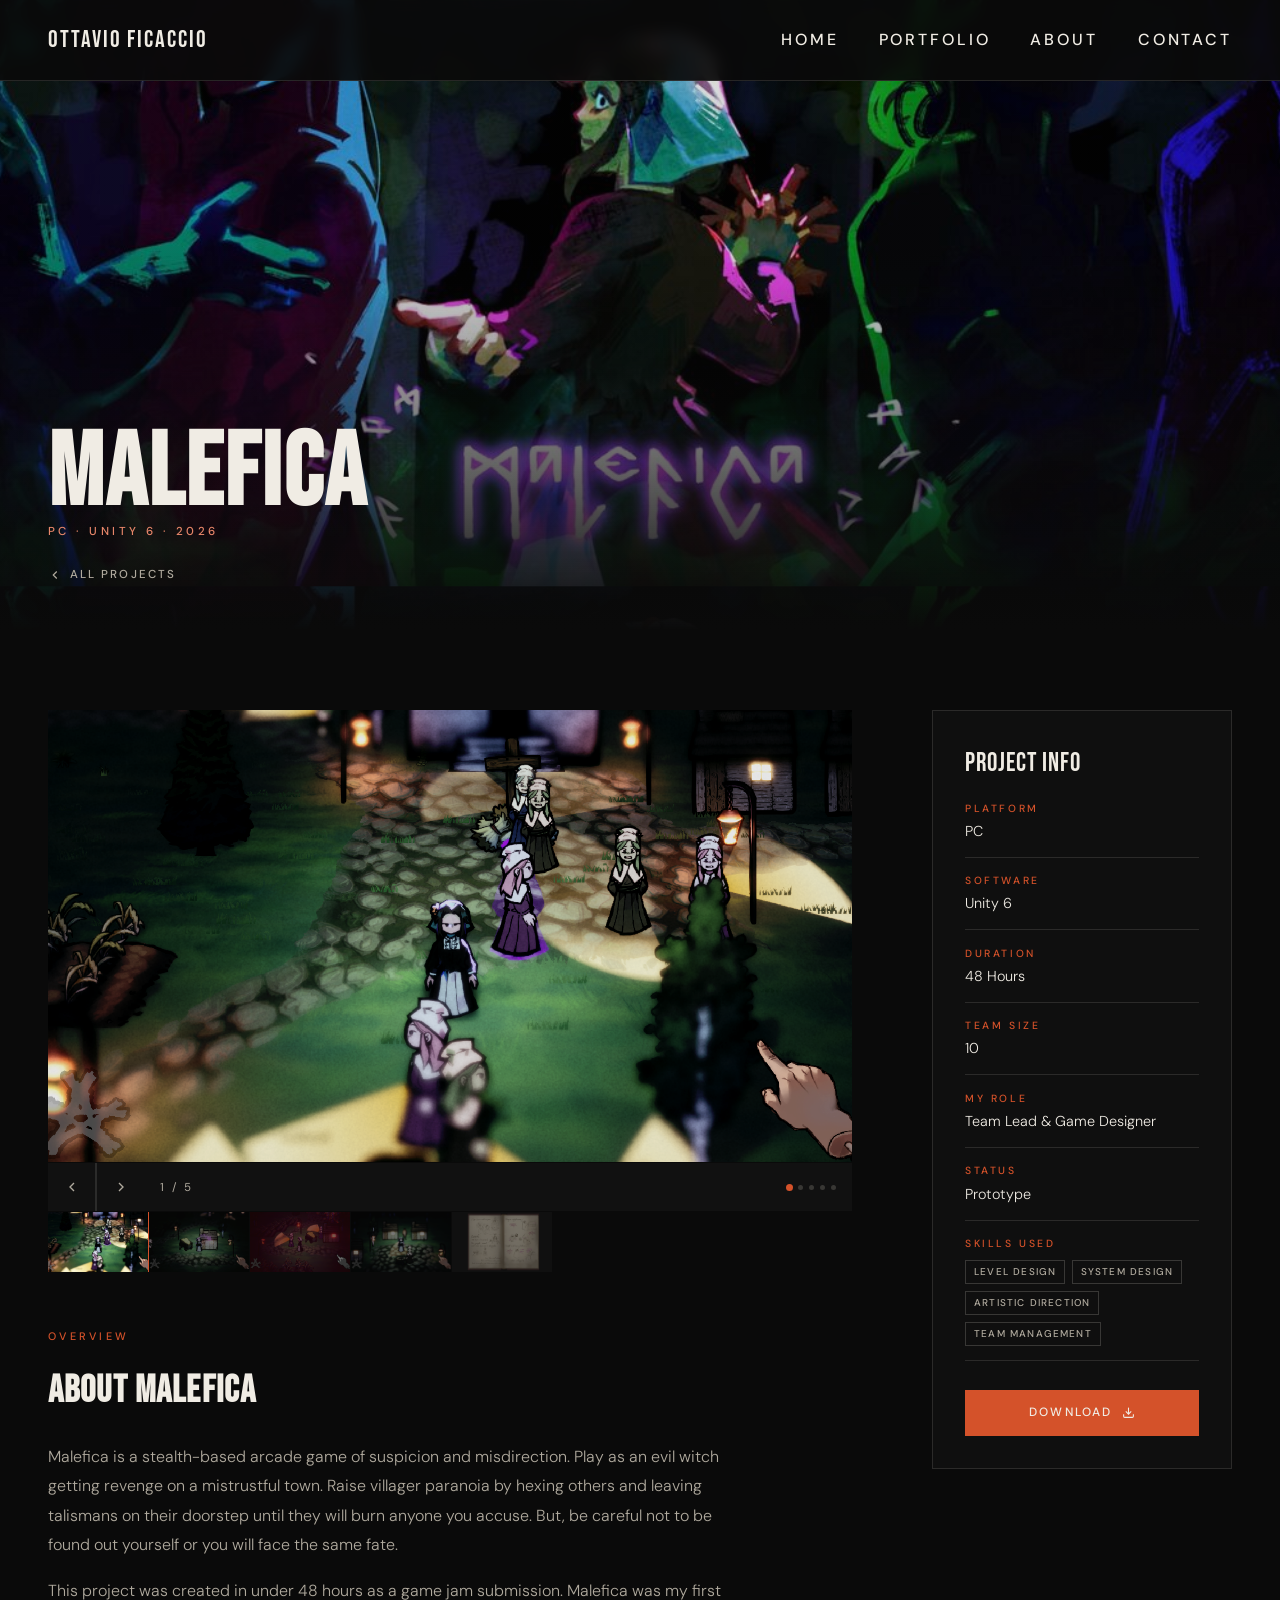
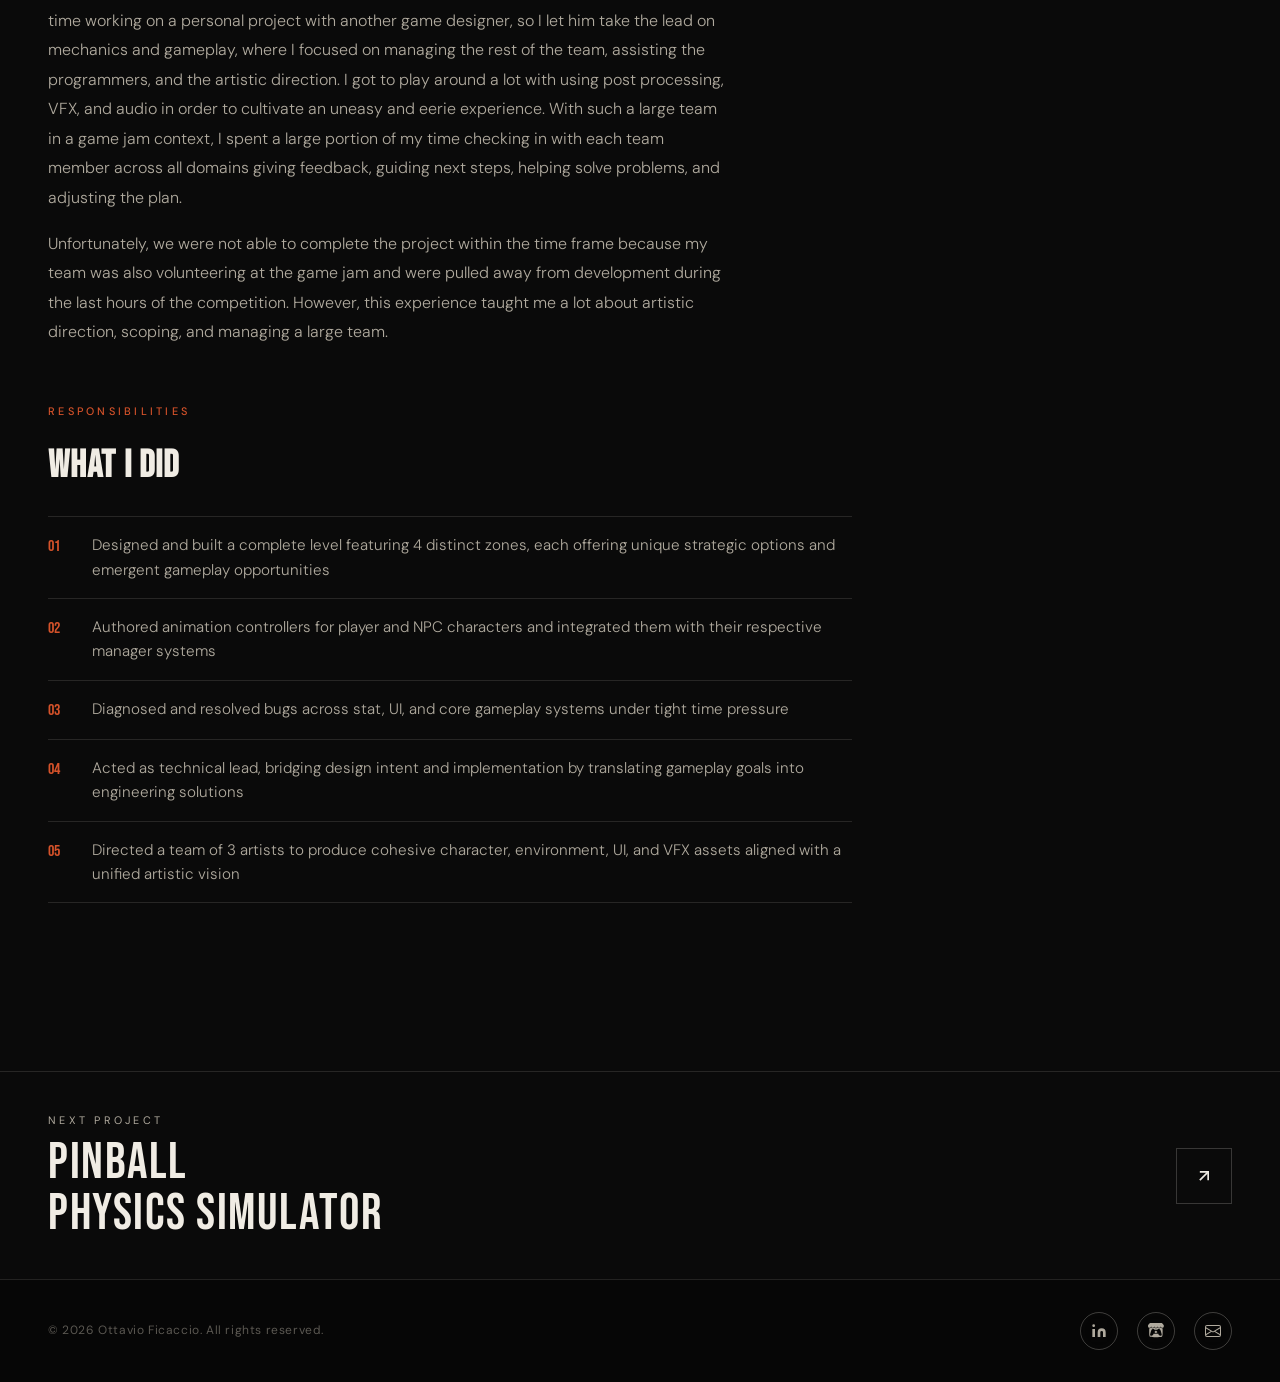
<file: projects/malefica.html>
<!DOCTYPE html>
<html lang="en">
<head>
<meta charset="UTF-8" />
<meta name="viewport" content="width=device-width, initial-scale=1.0" />
<title>Ottavio Ficaccio | Malefica</title>
<link rel="preconnect" href="https://fonts.googleapis.com" />
<link rel="preconnect" href="https://fonts.gstatic.com" crossorigin />
<link href="https://fonts.googleapis.com/css2?family=Bebas+Neue&family=DM+Sans:ital,opsz,wght@0,9..40,300;0,9..40,400;0,9..40,500;1,9..40,300&display=swap" rel="stylesheet" />
<link rel="stylesheet" href="../styles/project.css" />

<style> 
.hero-bg {
    background-image: url('../assets/malefica/splash-highres.jpg');
    background-size: 110%;
    background-position: center top; 
}
</style>
</head>
<body>

<!-- ── NAV ── -->
<nav>
<a href="../index.html" class="nav-logo">OTTAVIO FICACCIO</a>
<ul class="nav-links">
    <li><a href="../index.html">Home</a></li>
    <li><a href="../index.html#portfolio">Portfolio</a></li>
    <li><a href="../index.html#about">About</a></li>
    <li><a href="../index.html#contact">Contact</a></li>
</ul>
</nav>

<!-- ── HERO ── -->
<header class="project-hero">
<div class="hero-bg"></div>
<div class="hero-overlay"></div>
<div class="project-hero-content">
    <h1 class="project-title">Malefica</h1>
    <span class="project-eyebrow">PC · Unity 6 · 2026</span>
    <a href="../index.html#portfolio" class="back-link">
        <svg viewBox="0 0 24 24"><polyline points="15 18 9 12 15 6"/></svg>
        All Projects
    </a>
</div>
</header>

<!-- ── MAIN CONTENT ── -->
<div class="project-body">

<!-- LEFT COLUMN -->
<main>

    <!-- SLIDESHOW -->
    <div class="slideshow" id="slideshow">
    <div class="slide-main" id="slideMain">
        <img src="../assets/malefica/town_square.png" alt="Gameplay 1" />
        <img src="../assets/malefica/placing.png" alt="Placing Talisman" />
        <img src="../assets/malefica/accuse-mode.png" alt="Accusing Mode" />
        <img src="../assets/malefica/standing.png" alt="Gameplay 2" />
        <img src="../assets/malefica/tutorial.png" alt="Game Tutorial" />
    </div>

    <div class="slide-controls">
        <button class="slide-btn" id="prevBtn" aria-label="Previous slide">
        <svg viewBox="0 0 24 24"><polyline points="15 18 9 12 15 6"/></svg>
        </button>
        <button class="slide-btn" id="nextBtn" aria-label="Next slide" style="border-right:none;border-left:1px solid var(--border);">
        <svg viewBox="0 0 24 24"><polyline points="9 18 15 12 9 6"/></svg>
        </button>
        <span class="slide-counter" id="slideCounter">1 / 5</span>
        <div class="slide-dots" id="slideDots"></div>
    </div>

    <div class="slide-thumbs" id="slideThumbs"></div>
    </div>

    <!-- OVERVIEW -->
    <div class="content-section">
    <p class="section-label">Overview</p>
    <h2 class="section-heading">About Malefica</h2>
    <div class="overview-text">
        <p>
        Malefica is a stealth-based arcade game of suspicion and misdirection. Play as an evil witch
        getting revenge on a mistrustful town. Raise villager paranoia by hexing others and leaving
        talismans on their doorstep until they will burn anyone you accuse. But, be careful not to 
        be found out yourself or you will face the same fate.
        </p>
        <p>
        This project was created in under 48 hours as a game jam submission. Malefica was my first
        time working on a personal project with another game designer, so I let him take the lead on mechanics
        and gameplay, where I focused on managing the rest of the team, assisting the programmers,
        and the artistic direction. I got to play around a lot with using post processing, VFX,
        and audio in order to cultivate an uneasy and eerie experience. With such a large team in
        a game jam context, I spent a large portion of my time checking in with each team member across
        all domains giving feedback, guiding next steps, helping solve problems, and adjusting the plan.
        </p>
        <p>
        Unfortunately, we were not able to complete the project within the time frame because my team
        was also volunteering at the game jam and were pulled away from development during the last
        hours of the competition. However, this experience taught me a lot about artistic direction,
        scoping, and managing a large team.
        </p>
    </div>
    </div>

    <!-- TASKS / RESPONSIBILITIES -->
    <div class="content-section">
    <p class="section-label">Responsibilities</p>
    <h2 class="section-heading">What I Did</h2>
    <ul class="task-list" id="taskList">
        <li>
            <span class="task-num">01</span>
            <span>Designed and built a complete level featuring 4 distinct zones, each offering unique strategic options and emergent gameplay opportunities</span>
        </li>
        <li>
            <span class="task-num">02</span>
            <span>Authored animation controllers for player and NPC characters and integrated them with their respective manager systems</span>
        </li>
        <li>
            <span class="task-num">03</span>
            <span>Diagnosed and resolved bugs across stat, UI, and core gameplay systems under tight time pressure</span>
        </li>
        <li>
            <span class="task-num">04</span>
            <span>Acted as technical lead, bridging design intent and implementation by translating gameplay goals into engineering solutions</span>
        </li>
        <li>
            <span class="task-num">05</span>
            <span>Directed a team of 3 artists to produce cohesive character, environment, UI, and VFX assets aligned with a unified artistic vision</span>
        </li>
    </ul>
    </div>

</main>

<!-- RIGHT SIDEBAR -->
<aside class="sidebar">
    <div class="meta-card">
    <div class="meta-title">Project Info</div>

    <div class="meta-row">
        <span class="meta-key">Platform</span>
        <span class="meta-val">PC</span>
    </div>

    <div class="meta-row">
        <span class="meta-key">Software</span>
        <span class="meta-val">Unity 6</span>
    </div>

    <div class="meta-row">
        <span class="meta-key">Duration</span>
        <span class="meta-val">48 Hours</span>
    </div>

    <div class="meta-row">
        <span class="meta-key">Team Size</span>
        <span class="meta-val">10</span>
    </div>

    <div class="meta-row">
        <span class="meta-key">My Role</span>
        <span class="meta-val">Team Lead &amp; Game Designer</span>
    </div>

    <div class="meta-row">
        <span class="meta-key">Status</span>
        <span class="meta-val">Prototype</span>
    </div>

    <div class="meta-row">
        <span class="meta-key">Skills Used</span>
        <div class="meta-tags">

        <span class="tag">Level Design</span>
        <span class="tag">System Design</span>
        <span class="tag">Artistic Direction</span>
        <span class="tag">Team Management</span>
        </div>
    </div>

    <!-- Optional links — remove any you don't need -->
    <div class="meta-links">
        <a href="https://sel-fie.itch.io/malefica" class="btn primary">
        Download
        <svg viewBox="0 0 24 24"><path d="M21 15v4a2 2 0 0 1-2 2H5a2 2 0 0 1-2-2v-4"/><polyline points="7 10 12 15 17 10"/><line x1="12" y1="15" x2="12" y2="3"/></svg>
        </a>
    </div>
    </div>
</aside>

</div>

<!-- ── NEXT PROJECT ── -->
<div class="next-project">
<a href="physics-sim.html" class="next-project-link">
    <div>
    <p class="next-label">Next Project</p>
    <p class="next-title">Pinball<br>Physics Simulator</p>
    </div>
    <div class="next-arrow">
    <svg viewBox="0 0 24 24"><line x1="7" y1="17" x2="17" y2="7"/><polyline points="7 7 17 7 17 17"/></svg>
    </div>
</a>
</div>

<!-- ── FOOTER ── -->
<footer>
    <div class="footer-copy-div"><p class="footer-copy">© 2026 Ottavio Ficaccio. All rights reserved.</p></div>
<div class="footer-socials">
        <!-- LinkedIn -->
        <a href="https://www.linkedin.com/in/tavio-ficaccio/" aria-label="LinkedIn">
            <svg viewBox="0 0 24 24"><path d="M16 8a6 6 0 0 1 6 6v7h-4v-7a2 2 0 0 0-2-2 2 2 0 0 0-2 2v7h-4v-7a6 6 0 0 1 6-6z"/><rect x="2" y="9" width="4" height="12"/><circle cx="4" cy="4" r="2"/></svg>
        </a>
        <!-- Itch.io -->
        <a href="https://typh0n4.itch.io/" aria-label="itch.io">
            <svg viewBox="0 0 248 248" xmlns="http://www.w3.org/2000/svg" fill="currentColor" style="width:16px;height:16px;">
                <path d="M31.99 1.365C21.287 7.72.2 31.945 0 38.298v10.516C0 62.144 12.46 73.86 23.773 73.86c13.584 0 24.902-11.258 24.903-24.62 0 13.362 10.93 24.62 24.515 24.62 13.586 0 24.165-11.258 24.165-24.62 0 13.362 11.622 24.62 25.207 24.62h.246c13.586 0 25.208-11.258 25.208-24.62 0 13.362 10.58 24.62 24.164 24.62 13.585 0 24.515-11.258 24.515-24.62 0 13.362 11.32 24.62 24.903 24.62 11.313 0 23.773-11.714 23.773-25.046V38.298c-.2-6.354-21.287-30.58-31.988-36.933C180.118.197 157.056-.005 122.685 0c-34.37.003-81.228.54-90.697 1.365zm65.194 66.217a28.025 28.025 0 0 1-4.78 6.155c-5.128 5.014-12.157 8.122-19.906 8.122a28.482 28.482 0 0 1-19.948-8.126c-1.858-1.82-3.27-3.766-4.563-6.032l-.006.004c-1.292 2.27-3.092 4.215-4.954 6.037a28.5 28.5 0 0 1-19.948 8.12c-.934 0-1.906-.258-2.692-.528-1.092 11.372-1.553 22.24-1.716 30.164l-.002.045c-.02 4.024-.04 7.333-.06 11.93.21 23.86-2.363 77.334 10.52 90.473 19.964 4.655 56.7 6.775 93.555 6.788h.006c36.854-.013 73.59-2.133 93.554-6.788 12.883-13.14 10.31-66.614 10.52-90.474-.022-4.596-.04-7.905-.06-11.93l-.003-.045c-.162-7.926-.623-18.793-1.715-30.165-.786.27-1.757.528-2.692.528a28.5 28.5 0 0 1-19.948-8.12c-1.862-1.822-3.662-3.766-4.955-6.037l-.006-.004c-1.294 2.266-2.705 4.213-4.563 6.032a28.48 28.48 0 0 1-19.947 8.125c-7.748 0-14.778-3.11-19.906-8.123a28.025 28.025 0 0 1-4.78-6.155 27.99 27.99 0 0 1-4.736 6.155 28.49 28.49 0 0 1-19.95 8.124c-.27 0-.54-.012-.81-.02h-.007c-.27.008-.54.02-.813.02a28.49 28.49 0 0 1-19.95-8.123 27.992 27.992 0 0 1-4.736-6.155zm-20.486 26.49l-.002.01h.015c8.113.017 15.32 0 24.25 9.746 7.028-.737 14.372-1.105 21.722-1.094h.006c7.35-.01 14.694.357 21.723 1.094 8.93-9.747 16.137-9.73 24.25-9.746h.014l-.002-.01c3.833 0 19.166 0 29.85 30.007L210 165.244c8.504 30.624-2.723 31.373-16.727 31.4-20.768-.773-32.267-15.855-32.267-30.935-11.496 1.884-24.907 2.826-38.318 2.827h-.006c-13.412 0-26.823-.943-38.318-2.827 0 15.08-11.5 30.162-32.267 30.935-14.004-.027-25.23-.775-16.726-31.4L46.85 124.08c10.684-30.007 26.017-30.007 29.85-30.007zm45.985 23.582v.006c-.02.02-21.863 20.08-25.79 27.215l14.304-.573v12.474c0 .584 5.74.346 11.486.08h.006c5.744.266 11.485.504 11.485-.08v-12.474l14.304.573c-3.928-7.135-25.79-27.215-25.79-27.215v-.006l-.003.002z"></path>
            </svg>
        </a>
        <!-- Email -->
        <a href="mailto:tavfic@gmail.com" aria-label="Email">
            <svg viewBox="0 0 16 16" xmlns="http://www.w3.org/2000/svg" fill="currentColor" style="width:16px;height:16px;">
                <path d="M0 4a2 2 0 0 1 2-2h12a2 2 0 0 1 2 2v8a2 2 0 0 1-2 2H2a2 2 0 0 1-2-2zm2-1a1 1 0 0 0-1 1v.217l7 4.2 7-4.2V4a1 1 0 0 0-1-1zm13 2.383-4.708 2.825L15 11.105zm-.034 6.876-5.64-3.471L8 9.583l-1.326-.795-5.64 3.47A1 1 0 0 0 2 13h12a1 1 0 0 0 .966-.741M1 11.105l4.708-2.897L1 5.383z"/>
            </svg>
        </a>
    </div>
</footer>

<script>
// ── SLIDESHOW ──
const mainEl = document.getElementById('slideMain');
const slides = Array.from(mainEl.children);
const counter = document.getElementById('slideCounter');
const dotsEl  = document.getElementById('slideDots');
const thumbsEl = document.getElementById('slideThumbs');
let current = 0;

// Build dots and thumbnails from whatever slides exist
slides.forEach((slide, i) => {
    // Dot
    const dot = document.createElement('button');
    dot.className = 'dot' + (i === 0 ? ' active' : '');
    dot.setAttribute('aria-label', 'Go to slide ' + (i + 1));
    dot.addEventListener('click', () => goTo(i));
    dotsEl.appendChild(dot);

    // Thumbnail
    const thumb = document.createElement('button');
    thumb.className = 'thumb' + (i === 0 ? ' active' : '');

    // If the slide has an img child, clone it for the thumb
    const img = slide.tagName === 'IMG' ? slide : slide.querySelector('img');
    if (img) {
    const tImg = document.createElement('img');
    tImg.src = img.src;
    tImg.alt = img.alt || '';
    thumb.appendChild(tImg);
    } else {
    thumb.textContent = i + 1;
    }

    thumb.addEventListener('click', () => goTo(i));
    thumbsEl.appendChild(thumb);
});

function goTo(n) {
    slides[current].style.display = 'none';
    document.querySelectorAll('.dot')[current].classList.remove('active');
    document.querySelectorAll('.thumb')[current].classList.remove('active');

    current = (n + slides.length) % slides.length;

    slides[current].style.display = '';
    document.querySelectorAll('.dot')[current].classList.add('active');
    document.querySelectorAll('.thumb')[current].classList.add('active');
    counter.textContent = (current + 1) + ' / ' + slides.length;

    // Scroll thumb into view
    document.querySelectorAll('.thumb')[current].scrollIntoView({ behavior: 'smooth', block: 'nearest', inline: 'center' });
}

// Hide all but first on init
slides.forEach((s, i) => { if (i !== 0) s.style.display = 'none'; });
counter.textContent = '1 / ' + slides.length;

document.getElementById('prevBtn').addEventListener('click', () => goTo(current - 1));
document.getElementById('nextBtn').addEventListener('click', () => goTo(current + 1));

// Keyboard navigation
document.addEventListener('keydown', e => {
    if (e.key === 'ArrowLeft')  goTo(current - 1);
    if (e.key === 'ArrowRight') goTo(current + 1);
});

// Auto-number task list items
const tasks = document.querySelectorAll('#taskList .task-num');
tasks.forEach((el, i) => {
    el.textContent = String(i + 1).padStart(2, '0');
});
</script>

</body>
</html>
</file>
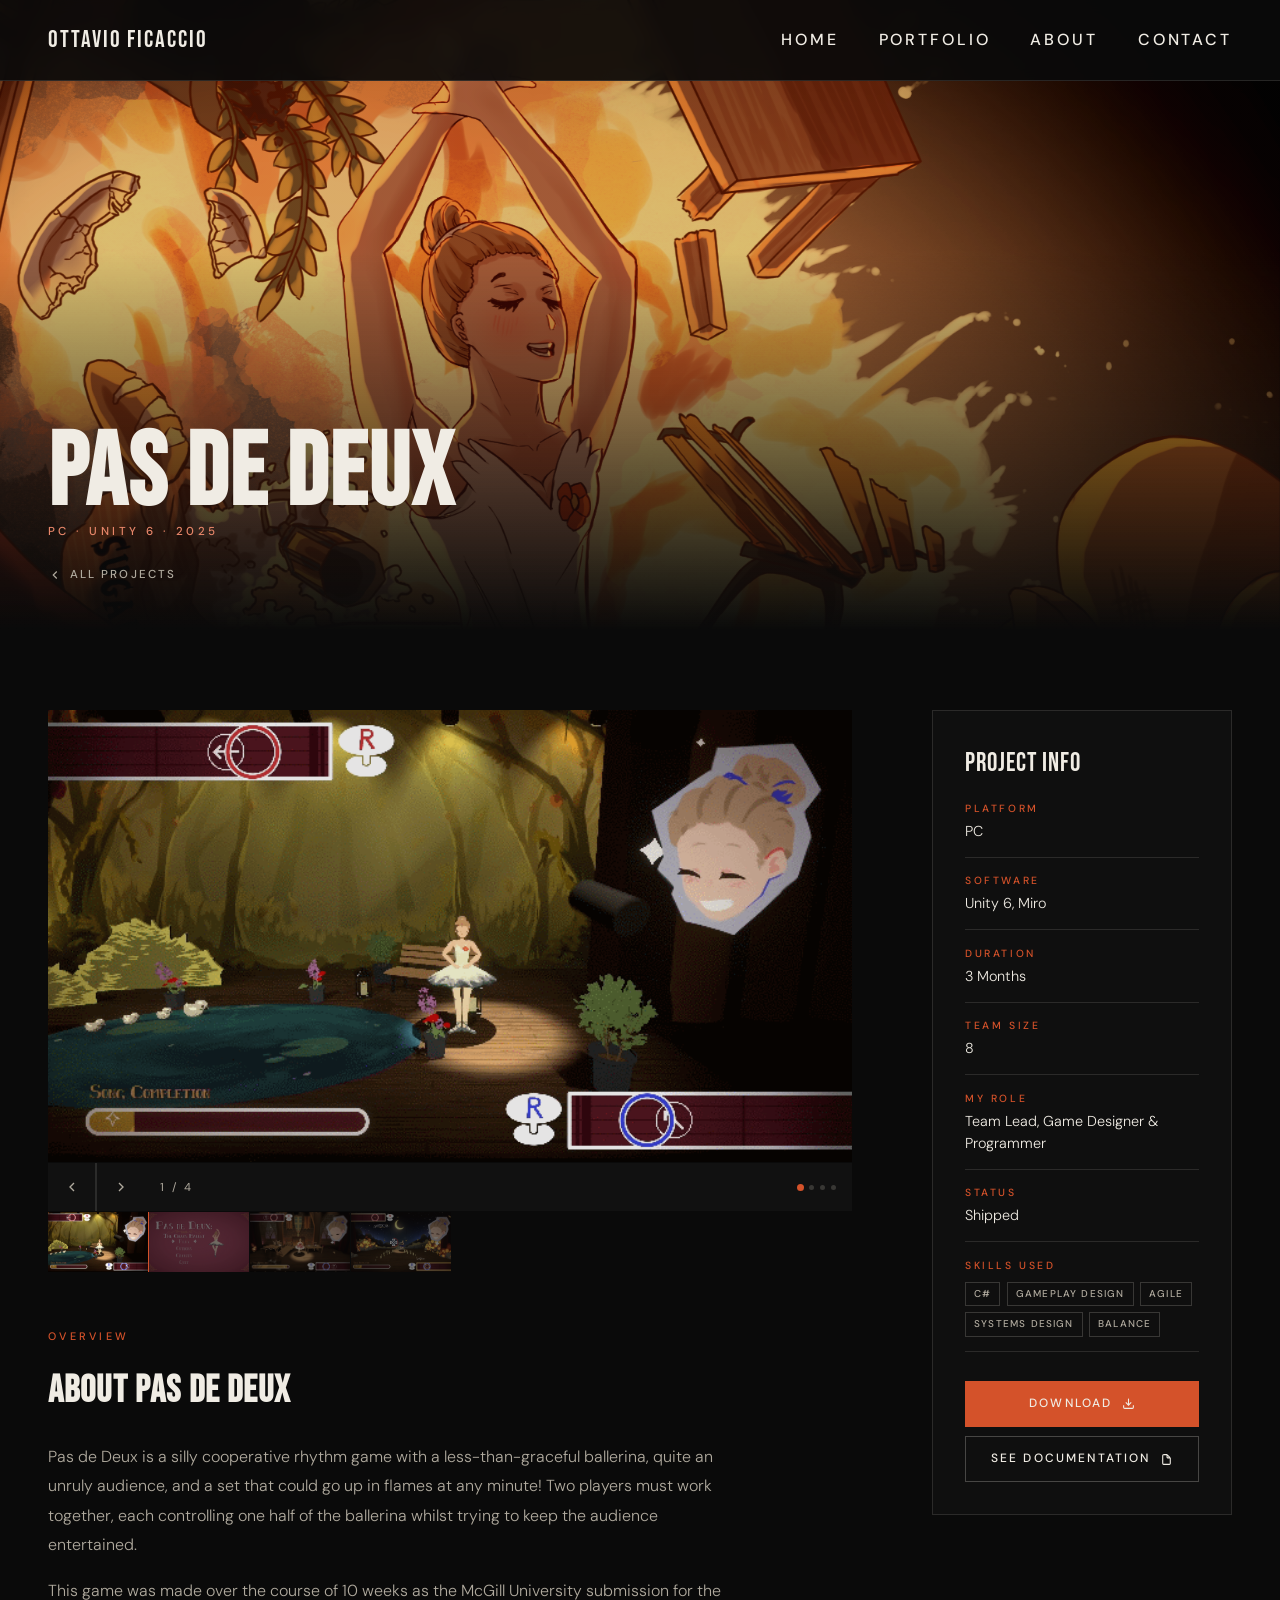
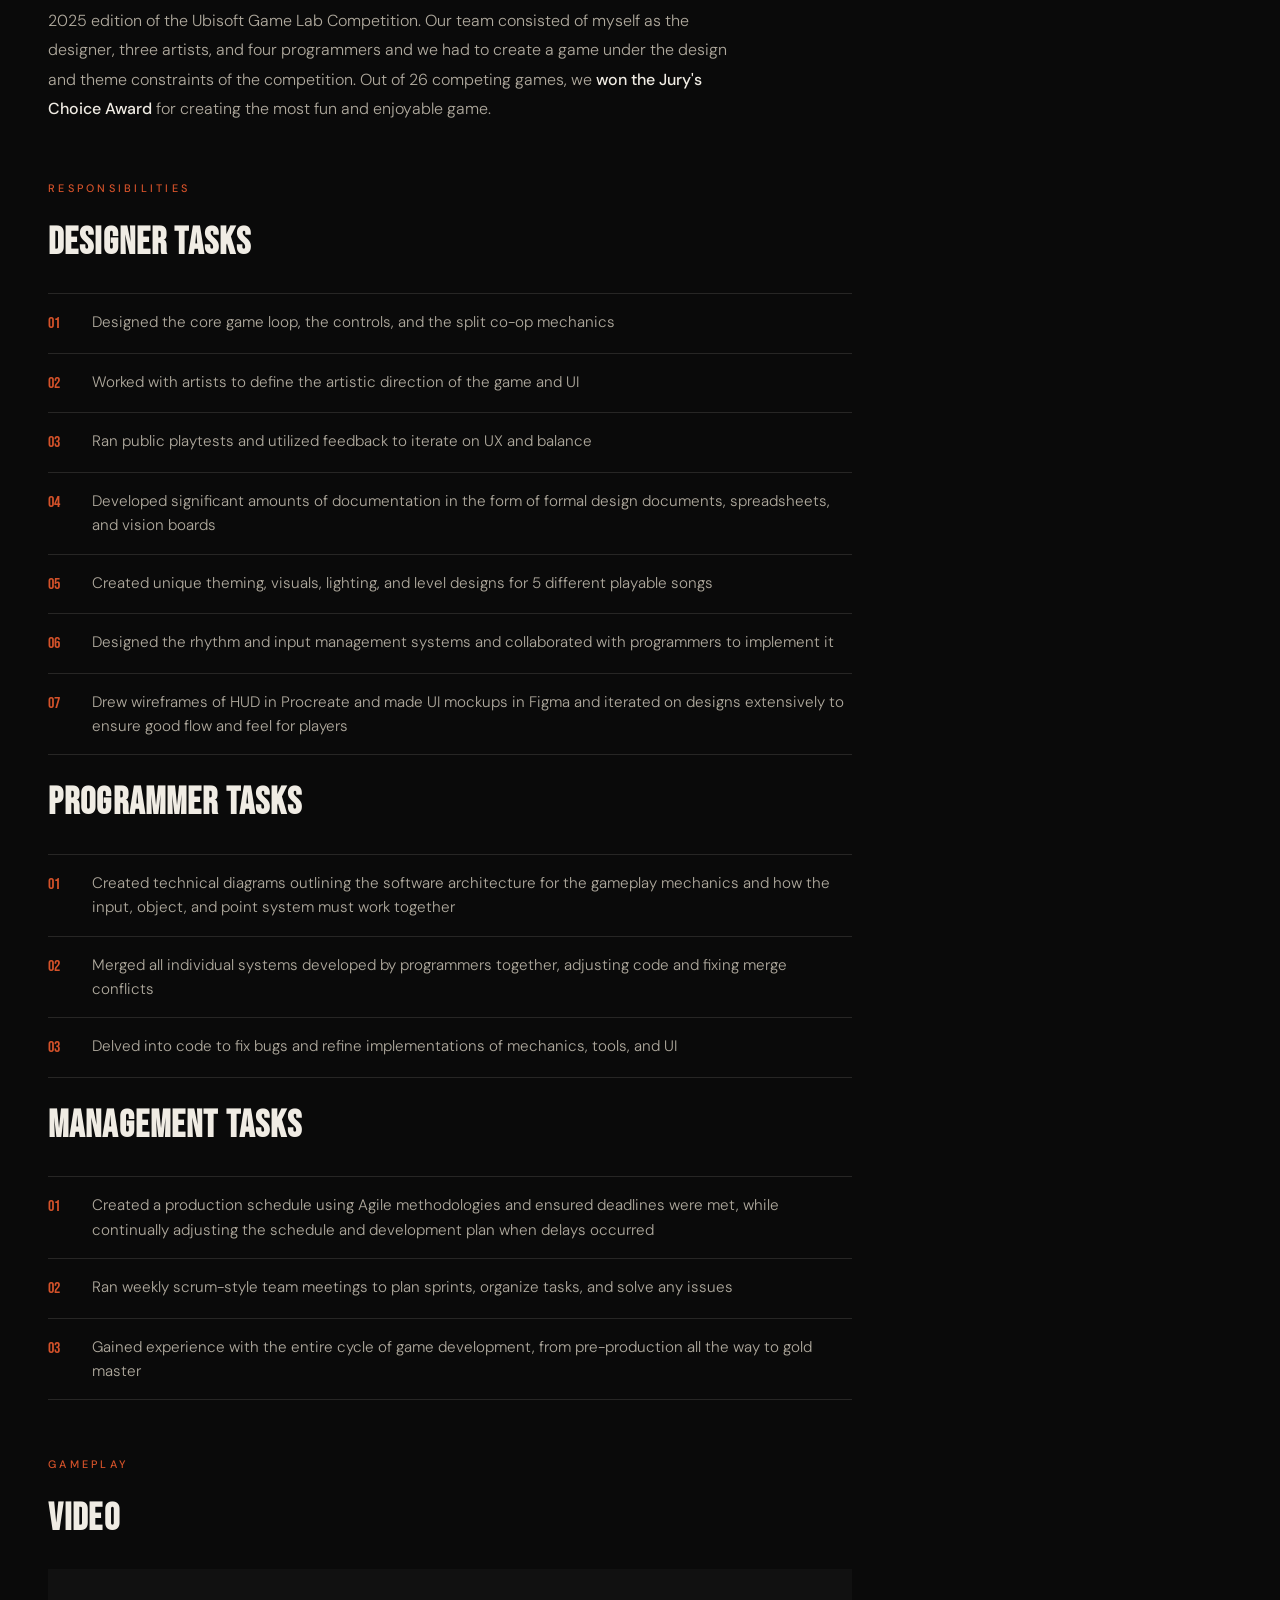
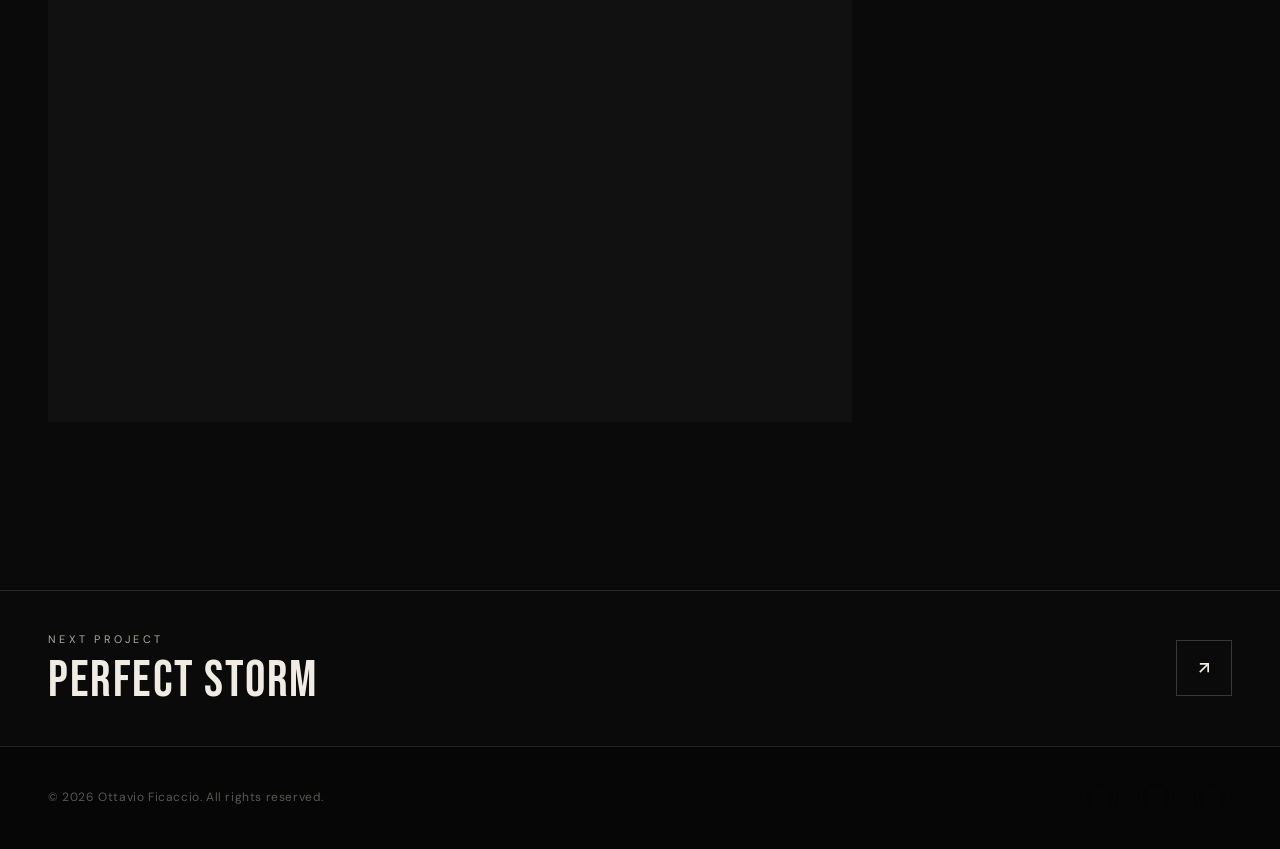
<file: projects/pas-de-deux.html>
<!DOCTYPE html>
<html lang="en">
<head>
<meta charset="UTF-8" />
<meta name="viewport" content="width=device-width, initial-scale=1.0" />
<title>Ottavio Ficaccio | Pas de Deux</title>
<link rel="preconnect" href="https://fonts.googleapis.com" />
<link rel="preconnect" href="https://fonts.gstatic.com" crossorigin />
<link href="https://fonts.googleapis.com/css2?family=Bebas+Neue&family=DM+Sans:ital,opsz,wght@0,9..40,300;0,9..40,400;0,9..40,500;1,9..40,300&display=swap" rel="stylesheet" />
<link rel="stylesheet" href="../styles/project.css" />

<style>  
.hero-bg {
    background-image: url('../assets/pas-de-deux/splash-notext.png');
    background-size: cover;
    background-position: center; 
}
</style>
</head>
<body>

<!-- ── NAV ── -->
<nav>
<a href="../index.html" class="nav-logo">OTTAVIO FICACCIO</a>
<ul class="nav-links">
    <li><a href="../index.html">Home</a></li>
    <li><a href="../index.html#portfolio">Portfolio</a></li>
    <li><a href="../index.html#about">About</a></li>
    <li><a href="../index.html#contact">Contact</a></li>
</ul>
</nav>

<!-- ── HERO ── -->
<header class="project-hero">
<div class="hero-bg"></div>
<div class="hero-overlay"></div>
<div class="project-hero-content">
    <h1 class="project-title">Pas de deux</h1>
    <span class="project-eyebrow">PC · Unity 6 · 2025</span>
    <a href="../index.html#portfolio" class="back-link">
        <svg viewBox="0 0 24 24"><polyline points="15 18 9 12 15 6"/></svg>
        All Projects
    </a>
</div>
</header>

<!-- ── MAIN CONTENT ── -->
<div class="project-body">

<!-- LEFT COLUMN -->
<main>

    <!-- SLIDESHOW -->
    <div class="slideshow" id="slideshow">
    <div class="slide-main" id="slideMain">
        <img src="../assets/pas-de-deux/Gameplay_High_Quality.gif" alt="Gameplay GIF 1" />
        <img src="../assets/pas-de-deux/Menu_High_Quality.gif" alt="Main Menu GIF" />
        <img src="../assets/pas-de-deux/Hit_High_Quality.gif" alt="Gameplay GIF 2" />
        <img src="../assets/pas-de-deux/Chaos_High_Quality.gif" alt="Gameplay GIF 3" />
    </div>

    <div class="slide-controls">
        <button class="slide-btn" id="prevBtn" aria-label="Previous slide">
        <svg viewBox="0 0 24 24"><polyline points="15 18 9 12 15 6"/></svg>
        </button>
        <button class="slide-btn" id="nextBtn" aria-label="Next slide" style="border-right:none;border-left:1px solid var(--border);">
        <svg viewBox="0 0 24 24"><polyline points="9 18 15 12 9 6"/></svg>
        </button>
        <span class="slide-counter" id="slideCounter">1 / 5</span>
        <div class="slide-dots" id="slideDots"></div>
    </div>

    <div class="slide-thumbs" id="slideThumbs"></div>
    </div>

    <!-- OVERVIEW -->
    <div class="content-section">
    <p class="section-label">Overview</p>
    <h2 class="section-heading">About Pas de Deux</h2>
    <div class="overview-text">
        <p>
        Pas de Deux is a silly cooperative rhythm game with a less-than-graceful 
        ballerina, quite an unruly audience, and a set that could go up in flames at 
        any minute! Two players must work together, each controlling one half of
        the ballerina whilst trying to keep the audience entertained.
        </p>
        <p> 
        This game was made over the course of 10 weeks as the McGill University 
        submission for the 2025 edition of the Ubisoft Game Lab Competition. 
        Our team consisted of myself as the designer, three artists, and four 
        programmers and we had to create a game under the design and theme constraints
        of the competition. Out of 26 competing games, we <strong>won the Jury's 
        Choice Award</strong> for creating the most fun and enjoyable game.
        </p>
    </div>
    </div>

    <!-- TASKS / RESPONSIBILITIES -->
    <div class="content-section">
    <p class="section-label">Responsibilities</p>
    <h2 class="section-heading">Designer Tasks</h2>
    <ul class="task-list" id="taskList">
        <li>
        <span class="task-num">01</span>
        <span>Designed the core game loop, the controls, and the split co-op mechanics</span>
        </li>
        <li>
        <span class="task-num">02</span>
        <span>Worked with artists to define the artistic direction of the game and UI</span>
        </li>
        <li>
        <span class="task-num">03</span>
        <span>Ran public playtests and utilized feedback to iterate on UX and balance</span>
        </li>
        <li>
        <span class="task-num">04</span>
        <span>Developed significant amounts of documentation in the form of formal design documents, spreadsheets, and vision boards</span>
        </li>
        <li>
        <span class="task-num">05</span>
        <span>Created unique theming, visuals, lighting, and level designs for 5 different playable songs</span>
        </li>
        <li>
        <span class="task-num">06</span>
        <span>Designed the rhythm and input management systems and collaborated with programmers to implement it</span>
        </li>
        <li>
        <span class="task-num">07</span>
        <span>Drew wireframes of HUD in Procreate and made UI mockups in Figma and iterated on designs extensively to ensure good flow and feel for players</span>
        </li>

    </ul>
    
    <h2 class="section-heading" style="margin-top:1rem">Programmer Tasks</h2>
    <ul class="task-list" id="taskList">
        <li>
        <span class="task-num">01</span>
        <span>Created technical diagrams outlining the software architecture for the gameplay mechanics and how the input, object, and point system must work together</span>
        </li>
        <li>
        <span class="task-num">02</span>
        <span>Merged all individual systems developed by programmers together, adjusting code and fixing merge conflicts</span>
        </li>
        <li>
        <span class="task-num">03</span>
        <span>Delved into code to fix bugs and refine implementations of mechanics, tools, and UI</span>
        </li>
    </ul>
    
    <h2 class="section-heading" style="margin-top:1rem">Management Tasks</h2>
    <ul class="task-list" id="taskList">
        <li>
        <span class="task-num">01</span>
        <span>Created a production schedule using Agile methodologies and ensured deadlines were met, while continually adjusting the schedule and development plan when delays occurred</span>
        </li>
        <li>
        <span class="task-num">02</span>
        <span>Ran weekly scrum-style team meetings to plan sprints, organize tasks, and solve any issues</span>
        </li>
        <li>
        <span class="task-num">03</span>
        <span>Gained experience with the entire cycle of game development, from pre-production all the way to gold master</span>
        </li>
    </ul>
    </div>

    <!-- GAMEPLAY VIDEO -->
    <div class="video-section">
    <p class="section-label">Gameplay</p>
    <h2 class="section-heading">Video</h2>
    <div class="video-wrap">
        <iframe src="https://www.youtube.com/embed/AfeR549AGZc"
                title="Gameplay video"
                allow="accelerometer; autoplay; clipboard-write; encrypted-media; gyroscope; picture-in-picture"
                allowfullscreen>
        </iframe>
    </div>
    </div>

</main>

<!-- RIGHT SIDEBAR -->
<aside class="sidebar">
    <div class="meta-card">
    <div class="meta-title">Project Info</div>

    <div class="meta-row">
        <span class="meta-key">Platform</span>
        <span class="meta-val">PC</span>
    </div>

    <div class="meta-row">
        <span class="meta-key">Software</span>
        <span class="meta-val">Unity 6, Miro</span>
    </div>

    <div class="meta-row">
        <span class="meta-key">Duration</span>
        <span class="meta-val">3 Months</span>
    </div>

    <div class="meta-row">
        <span class="meta-key">Team Size</span>
        <span class="meta-val">8</span>
    </div>

    <div class="meta-row">
        <span class="meta-key">My Role</span>
        <span class="meta-val">Team Lead, Game Designer &amp; Programmer</span>
    </div>

    <div class="meta-row">
        <span class="meta-key">Status</span>
        <span class="meta-val">Shipped</span>
    </div>

    <div class="meta-row">
        <span class="meta-key">Skills Used</span>
        <div class="meta-tags">

        <span class="tag">C#</span>
        <span class="tag">Gameplay Design</span>
        <span class="tag">Agile</span>
        <span class="tag">Systems Design</span>
        <span class="tag">Balance</span>

        </div>
    </div>

    <!-- Optional links — remove any you don't need -->
    <div class="meta-links">
        <a href="https://typh0n4.itch.io/pas-de-deux-the-chaos-ballet" class="btn primary">
        Download
        <svg viewBox="0 0 24 24"><path d="M21 15v4a2 2 0 0 1-2 2H5a2 2 0 0 1-2-2v-4"/><polyline points="7 10 12 15 17 10"/><line x1="12" y1="15" x2="12" y2="3"/></svg>
        </a>
        <a href="https://drive.google.com/drive/folders/1mmcNEUshgg3Ct4t-CtTsMKCkwl1pxt2J?usp=drive_link" class="btn">
        See Documentation
        <svg viewBox="0 0 24 24"><path d="M19 9V17.8C19 18.9201 19 19.4802 18.782 19.908C18.5903 20.2843 18.2843 20.5903 17.908 20.782C17.4802 21 16.9201 21 15.8 21H8.2C7.07989 21 6.51984 21 6.09202 20.782C5.71569 20.5903 5.40973 20.2843 5.21799 19.908C5 19.4802 5 18.9201 5 17.8V6.2C5 5.07989 5 4.51984 5.21799 4.09202C5.40973 3.71569 5.71569 3.40973 6.09202 3.21799C6.51984 3 7.0799 3 8.2 3H13M19 9L13 3M19 9H14C13.4477 9 13 8.55228 13 8V3"/></svg>
        </a>
    </div>
    </div>
</aside>

</div>

<!-- ── NEXT PROJECT ── -->
<div class="next-project">
<a href="perfect-storm.html" class="next-project-link">
    <div>
    <p class="next-label">Next Project</p>
    <p class="next-title">Perfect Storm</p>
    </div>
    <div class="next-arrow">
    <svg viewBox="0 0 24 24"><line x1="7" y1="17" x2="17" y2="7"/><polyline points="7 7 17 7 17 17"/></svg>
    </div>
</a>
</div>

<!-- ── FOOTER ── -->
<footer>
    <div class="footer-copy-div"><p class="footer-copy">© 2026 Ottavio Ficaccio. All rights reserved.</p></div>
<div class="footer-socials">
        <!-- LinkedIn -->
        <a href="https://www.linkedin.com/in/tavio-ficaccio/" aria-label="LinkedIn">
            <svg viewBox="0 0 24 24"><path d="M16 8a6 6 0 0 1 6 6v7h-4v-7a2 2 0 0 0-2-2 2 2 0 0 0-2 2v7h-4v-7a6 6 0 0 1 6-6z"/><rect x="2" y="9" width="4" height="12"/><circle cx="4" cy="4" r="2"/></svg>
        </a>
        <!-- Itch.io -->
        <a href="https://typh0n4.itch.io/" aria-label="itch.io">
            <svg viewBox="0 0 248 248" xmlns="http://www.w3.org/2000/svg" fill="currentColor" style="width:16px;height:16px;">
                <path d="M31.99 1.365C21.287 7.72.2 31.945 0 38.298v10.516C0 62.144 12.46 73.86 23.773 73.86c13.584 0 24.902-11.258 24.903-24.62 0 13.362 10.93 24.62 24.515 24.62 13.586 0 24.165-11.258 24.165-24.62 0 13.362 11.622 24.62 25.207 24.62h.246c13.586 0 25.208-11.258 25.208-24.62 0 13.362 10.58 24.62 24.164 24.62 13.585 0 24.515-11.258 24.515-24.62 0 13.362 11.32 24.62 24.903 24.62 11.313 0 23.773-11.714 23.773-25.046V38.298c-.2-6.354-21.287-30.58-31.988-36.933C180.118.197 157.056-.005 122.685 0c-34.37.003-81.228.54-90.697 1.365zm65.194 66.217a28.025 28.025 0 0 1-4.78 6.155c-5.128 5.014-12.157 8.122-19.906 8.122a28.482 28.482 0 0 1-19.948-8.126c-1.858-1.82-3.27-3.766-4.563-6.032l-.006.004c-1.292 2.27-3.092 4.215-4.954 6.037a28.5 28.5 0 0 1-19.948 8.12c-.934 0-1.906-.258-2.692-.528-1.092 11.372-1.553 22.24-1.716 30.164l-.002.045c-.02 4.024-.04 7.333-.06 11.93.21 23.86-2.363 77.334 10.52 90.473 19.964 4.655 56.7 6.775 93.555 6.788h.006c36.854-.013 73.59-2.133 93.554-6.788 12.883-13.14 10.31-66.614 10.52-90.474-.022-4.596-.04-7.905-.06-11.93l-.003-.045c-.162-7.926-.623-18.793-1.715-30.165-.786.27-1.757.528-2.692.528a28.5 28.5 0 0 1-19.948-8.12c-1.862-1.822-3.662-3.766-4.955-6.037l-.006-.004c-1.294 2.266-2.705 4.213-4.563 6.032a28.48 28.48 0 0 1-19.947 8.125c-7.748 0-14.778-3.11-19.906-8.123a28.025 28.025 0 0 1-4.78-6.155 27.99 27.99 0 0 1-4.736 6.155 28.49 28.49 0 0 1-19.95 8.124c-.27 0-.54-.012-.81-.02h-.007c-.27.008-.54.02-.813.02a28.49 28.49 0 0 1-19.95-8.123 27.992 27.992 0 0 1-4.736-6.155zm-20.486 26.49l-.002.01h.015c8.113.017 15.32 0 24.25 9.746 7.028-.737 14.372-1.105 21.722-1.094h.006c7.35-.01 14.694.357 21.723 1.094 8.93-9.747 16.137-9.73 24.25-9.746h.014l-.002-.01c3.833 0 19.166 0 29.85 30.007L210 165.244c8.504 30.624-2.723 31.373-16.727 31.4-20.768-.773-32.267-15.855-32.267-30.935-11.496 1.884-24.907 2.826-38.318 2.827h-.006c-13.412 0-26.823-.943-38.318-2.827 0 15.08-11.5 30.162-32.267 30.935-14.004-.027-25.23-.775-16.726-31.4L46.85 124.08c10.684-30.007 26.017-30.007 29.85-30.007zm45.985 23.582v.006c-.02.02-21.863 20.08-25.79 27.215l14.304-.573v12.474c0 .584 5.74.346 11.486.08h.006c5.744.266 11.485.504 11.485-.08v-12.474l14.304.573c-3.928-7.135-25.79-27.215-25.79-27.215v-.006l-.003.002z"></path>
            </svg>
        </a>
        <!-- Email -->
        <a href="mailto:tavfic@gmail.com" aria-label="Email">
            <svg viewBox="0 0 16 16" xmlns="http://www.w3.org/2000/svg" fill="currentColor" style="width:16px;height:16px;">
                <path d="M0 4a2 2 0 0 1 2-2h12a2 2 0 0 1 2 2v8a2 2 0 0 1-2 2H2a2 2 0 0 1-2-2zm2-1a1 1 0 0 0-1 1v.217l7 4.2 7-4.2V4a1 1 0 0 0-1-1zm13 2.383-4.708 2.825L15 11.105zm-.034 6.876-5.64-3.471L8 9.583l-1.326-.795-5.64 3.47A1 1 0 0 0 2 13h12a1 1 0 0 0 .966-.741M1 11.105l4.708-2.897L1 5.383z"/>
            </svg>
        </a>
    </div>
</footer>

<script>
// ── SLIDESHOW ──
const mainEl = document.getElementById('slideMain');
const slides = Array.from(mainEl.children);
const counter = document.getElementById('slideCounter');
const dotsEl  = document.getElementById('slideDots');
const thumbsEl = document.getElementById('slideThumbs');
let current = 0;

// Build dots and thumbnails from whatever slides exist
slides.forEach((slide, i) => {
    // Dot
    const dot = document.createElement('button');
    dot.className = 'dot' + (i === 0 ? ' active' : '');
    dot.setAttribute('aria-label', 'Go to slide ' + (i + 1));
    dot.addEventListener('click', () => goTo(i));
    dotsEl.appendChild(dot);

    // Thumbnail
    const thumb = document.createElement('button');
    thumb.className = 'thumb' + (i === 0 ? ' active' : '');

    // If the slide has an img child, clone it for the thumb
    const img = slide.tagName === 'IMG' ? slide : slide.querySelector('img');
    if (img) {
    const tImg = document.createElement('img');
    tImg.src = img.src;
    tImg.alt = img.alt || '';
    thumb.appendChild(tImg);
    } else {
    thumb.textContent = i + 1;
    }

    thumb.addEventListener('click', () => goTo(i));
    thumbsEl.appendChild(thumb);
});

function goTo(n) {
    slides[current].style.display = 'none';
    document.querySelectorAll('.dot')[current].classList.remove('active');
    document.querySelectorAll('.thumb')[current].classList.remove('active');

    current = (n + slides.length) % slides.length;

    slides[current].style.display = '';
    document.querySelectorAll('.dot')[current].classList.add('active');
    document.querySelectorAll('.thumb')[current].classList.add('active');
    counter.textContent = (current + 1) + ' / ' + slides.length;

    // Scroll thumb into view
    document.querySelectorAll('.thumb')[current].scrollIntoView({ behavior: 'smooth', block: 'nearest', inline: 'center' });
}

// Hide all but first on init
slides.forEach((s, i) => { if (i !== 0) s.style.display = 'none'; });
counter.textContent = '1 / ' + slides.length;

document.getElementById('prevBtn').addEventListener('click', () => goTo(current - 1));
document.getElementById('nextBtn').addEventListener('click', () => goTo(current + 1));

// Keyboard navigation
document.addEventListener('keydown', e => {
    if (e.key === 'ArrowLeft')  goTo(current - 1);
    if (e.key === 'ArrowRight') goTo(current + 1);
});
</script>

</body>
</html>
</file>
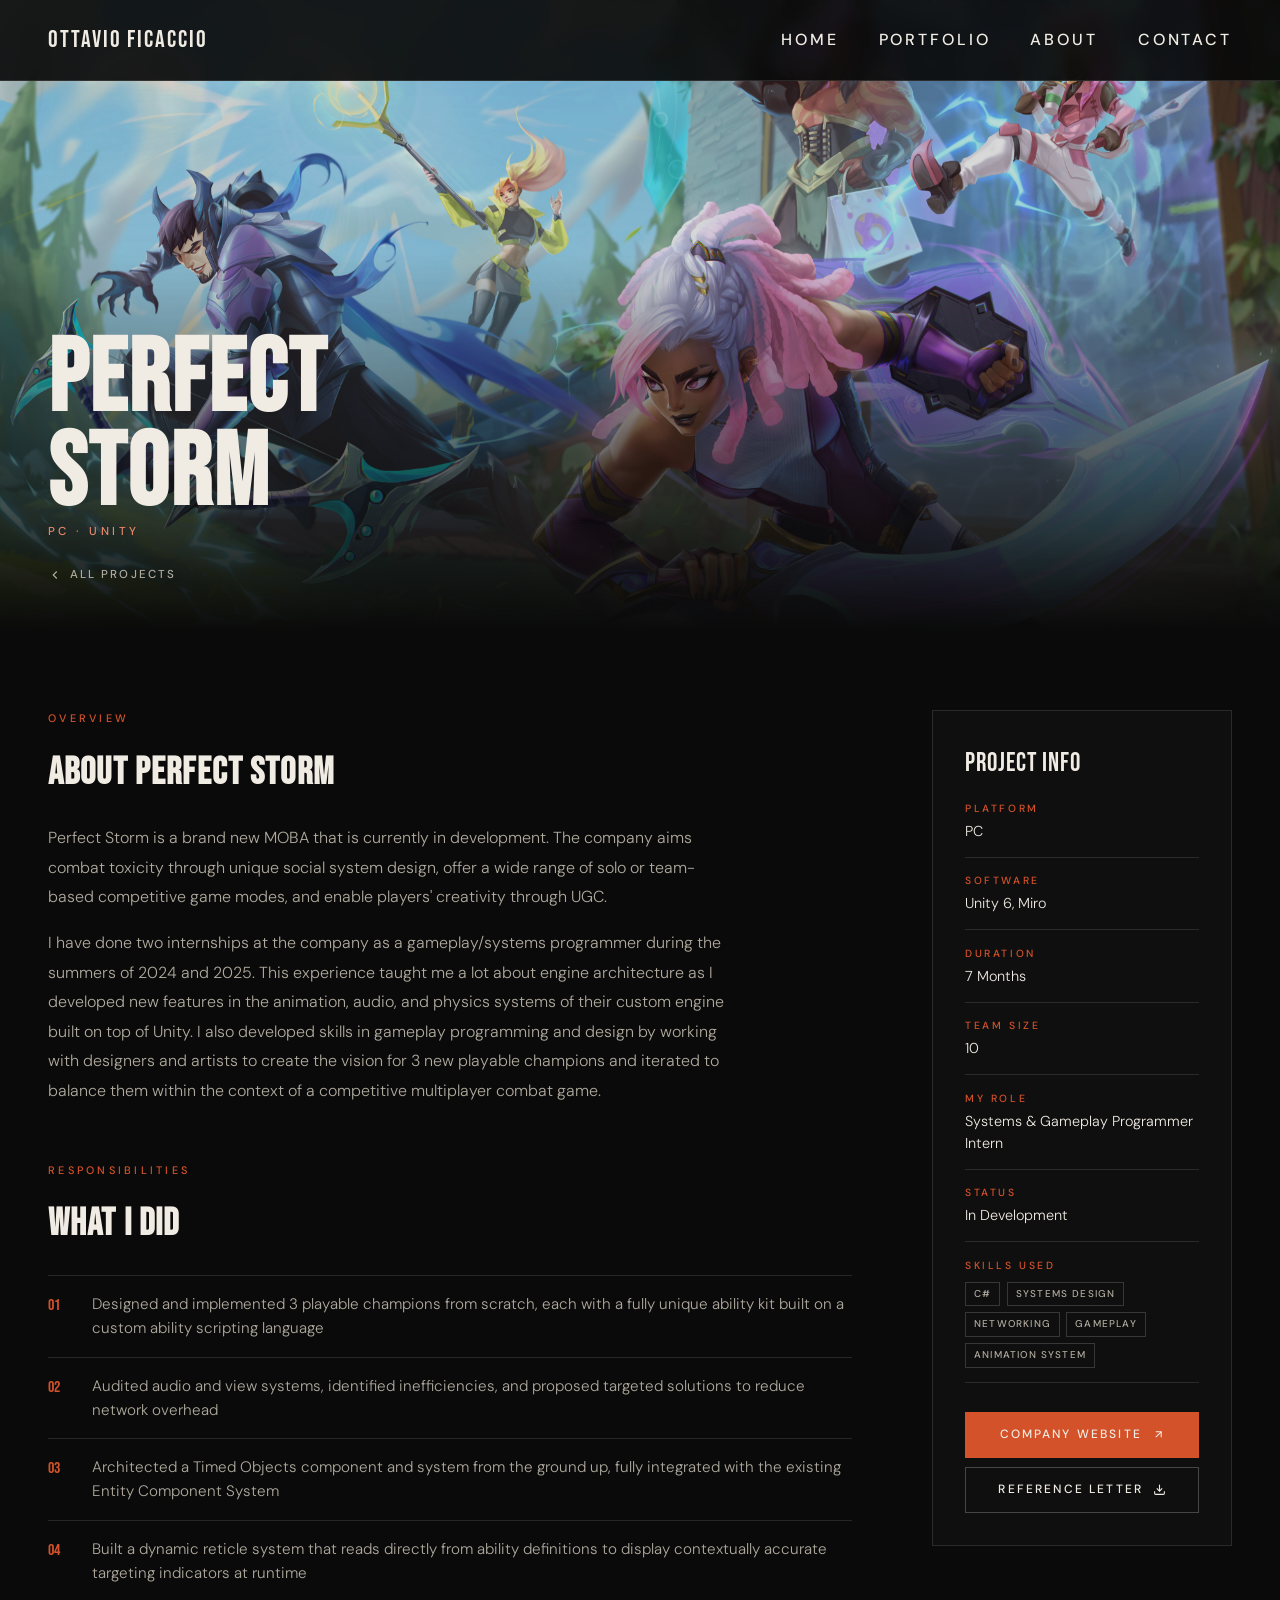
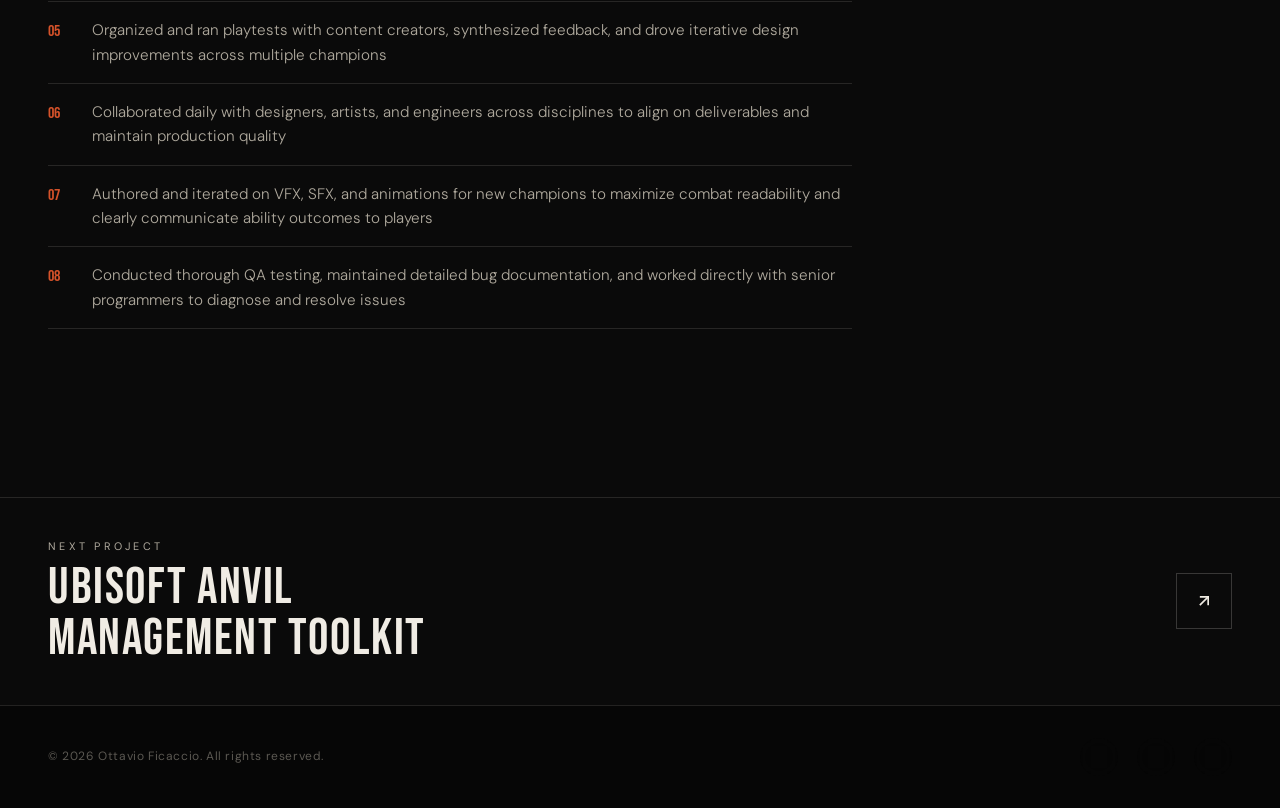
<file: projects/perfect-storm.html>
<!DOCTYPE html>
<html lang="en">
<head>
<meta charset="UTF-8" />
<meta name="viewport" content="width=device-width, initial-scale=1.0" />
<title>Ottavio Ficaccio | Perfect Storm</title>
<link rel="preconnect" href="https://fonts.googleapis.com" />
<link rel="preconnect" href="https://fonts.gstatic.com" crossorigin />
<link href="https://fonts.googleapis.com/css2?family=Bebas+Neue&family=DM+Sans:ital,opsz,wght@0,9..40,300;0,9..40,400;0,9..40,500;1,9..40,300&display=swap" rel="stylesheet" />
<link rel="stylesheet" href="../styles/project.css" />

<style>
.hero-bg {
    background-image: url('../assets/perfect-storm/splash-notext.jpg');
    background-size: cover;
    background-position: center; 
}
</style>
</head>
<body>

<!-- ── NAV ── -->
<nav>
<a href="../index.html" class="nav-logo">OTTAVIO FICACCIO</a>
<ul class="nav-links">
    <li><a href="../index.html">Home</a></li>
    <li><a href="../index.html#portfolio">Portfolio</a></li>
    <li><a href="../index.html#about">About</a></li>
    <li><a href="../index.html#contact">Contact</a></li>
</ul>
</nav>

<!-- ── HERO ── -->
<header class="project-hero">
<div class="hero-bg"></div>
<div class="hero-overlay"></div>
<div class="project-hero-content">
    <h1 class="project-title">Perfect<br>Storm</h1>
    <span class="project-eyebrow">PC · Unity</span>
    <a href="../index.html#portfolio" class="back-link">
        <svg viewBox="0 0 24 24"><polyline points="15 18 9 12 15 6"/></svg>
        All Projects
    </a>
</div>
</header>

<!-- ── MAIN CONTENT ── -->
<div class="project-body">

<!-- LEFT COLUMN -->
<main>
    <!-- OVERVIEW -->
    <div class="content-section">
    <p class="section-label">Overview</p>
    <h2 class="section-heading">About Perfect Storm</h2>
    <div class="overview-text">
        <p>
        Perfect Storm is a brand new MOBA that is currently in development. The company
        aims combat toxicity through unique social system design, offer a wide range of 
        solo or team-based competitive game modes, and enable players' creativity through
        UGC.
        </p>
        <p>
        I have done two internships at the company as a gameplay/systems programmer 
        during the summers of 2024 and 2025. This experience taught me a lot about
        engine architecture as I developed new features in the animation, audio, and physics 
        systems of their custom engine built on top of Unity. I also developed skills
        in gameplay programming and design by working with designers and artists to create
        the vision for 3 new playable champions and iterated to balance them within the 
        context of a competitive multiplayer combat game.
        </p>
    </div>
    </div>

    <!-- TASKS / RESPONSIBILITIES -->
    <div class="content-section">
    <p class="section-label">Responsibilities</p>
    <h2 class="section-heading">What I Did</h2>
    <ul class="task-list" id="taskList">
        <li>
            <span class="task-num">01</span>
            <span>Designed and implemented 3 playable champions from scratch, each with a fully unique ability kit built on a custom ability scripting language</span>
        </li>
        <li>
            <span class="task-num">02</span>
            <span>Audited audio and view systems, identified inefficiencies, and proposed targeted solutions to reduce network overhead</span>
        </li>
        <li>
            <span class="task-num">03</span>
            <span>Architected a Timed Objects component and system from the ground up, fully integrated with the existing Entity Component System</span>
        </li>
        <li>
            <span class="task-num">04</span>
            <span>Built a dynamic reticle system that reads directly from ability definitions to display contextually accurate targeting indicators at runtime</span>
        </li>
        <li>
            <span class="task-num">05</span>
            <span>Organized and ran playtests with content creators, synthesized feedback, and drove iterative design improvements across multiple champions</span>
        </li>
        <li>
            <span class="task-num">06</span>
            <span>Collaborated daily with designers, artists, and engineers across disciplines to align on deliverables and maintain production quality</span>
        </li>
        <li>
            <span class="task-num">07</span>
            <span>Authored and iterated on VFX, SFX, and animations for new champions to maximize combat readability and clearly communicate ability outcomes to players</span>
        </li>
        <li>
            <span class="task-num">08</span>
            <span>Conducted thorough QA testing, maintained detailed bug documentation, and worked directly with senior programmers to diagnose and resolve issues</span>
        </li>
    </ul>
    </div>
</main>

<!-- RIGHT SIDEBAR -->
<aside class="sidebar">
    <div class="meta-card">
    <div class="meta-title">Project Info</div>

    <div class="meta-row">
        <span class="meta-key">Platform</span>
        <span class="meta-val">PC</span>
    </div>

    <div class="meta-row">
        <span class="meta-key">Software</span>
        <span class="meta-val">Unity 6, Miro</span>
    </div>

    <div class="meta-row">
        <span class="meta-key">Duration</span>
        <span class="meta-val">7 Months</span>
    </div>

    <div class="meta-row">
        <span class="meta-key">Team Size</span>
        <span class="meta-val">10</span>
    </div>

    <div class="meta-row">
        <span class="meta-key">My Role</span>
        <span class="meta-val">Systems &amp; Gameplay Programmer Intern</span>
    </div>

    <div class="meta-row">
        <span class="meta-key">Status</span>
        <span class="meta-val">In Development</span>
    </div>

    <div class="meta-row">
        <span class="meta-key">Skills Used</span>
        <div class="meta-tags">

        <span class="tag">C#</span>
        <span class="tag">Systems Design</span>
        <span class="tag">Networking</span>
        <span class="tag">Gameplay</span>
        <span class="tag">Animation System</span>
        </div>
    </div>

    <!-- Optional links — remove any you don't need -->
    <div class="meta-links">
        <a href="https://perfectstorm.gg/" class="btn primary">
        Company Website
        <svg viewBox="0 0 24 24"><line x1="7" y1="17" x2="17" y2="7"/><polyline points="7 7 17 7 17 17"/></svg>
        </a>
        <a href="../assets/perfect-storm/Ottavio Letter of Completion.pdf" class="btn">
        Reference Letter
        <svg viewBox="0 0 24 24"><path d="M21 15v4a2 2 0 0 1-2 2H5a2 2 0 0 1-2-2v-4"/><polyline points="7 10 12 15 17 10"/><line x1="12" y1="15" x2="12" y2="3"/></svg>
        </a>
    </div>
    </div>
</aside>

</div>

<!-- ── NEXT PROJECT ── -->
<div class="next-project">
<a href="anvil.html" class="next-project-link">
    <div>
    <p class="next-label">Next Project</p>
    <p class="next-title">Ubisoft Anvil<br>Management Toolkit</p>
    </div>
    <div class="next-arrow">
    <svg viewBox="0 0 24 24"><line x1="7" y1="17" x2="17" y2="7"/><polyline points="7 7 17 7 17 17"/></svg>
    </div>
</a>
</div>

<!-- ── FOOTER ── -->
<footer>
    <div class="footer-copy-div"><p class="footer-copy">© 2026 Ottavio Ficaccio. All rights reserved.</p></div>
<div class="footer-socials">
        <!-- LinkedIn -->
        <a href="https://www.linkedin.com/in/tavio-ficaccio/" aria-label="LinkedIn">
            <svg viewBox="0 0 24 24"><path d="M16 8a6 6 0 0 1 6 6v7h-4v-7a2 2 0 0 0-2-2 2 2 0 0 0-2 2v7h-4v-7a6 6 0 0 1 6-6z"/><rect x="2" y="9" width="4" height="12"/><circle cx="4" cy="4" r="2"/></svg>
        </a>
        <!-- Itch.io -->
        <a href="https://typh0n4.itch.io/" aria-label="itch.io">
            <svg viewBox="0 0 248 248" xmlns="http://www.w3.org/2000/svg" fill="currentColor" style="width:16px;height:16px;">
                <path d="M31.99 1.365C21.287 7.72.2 31.945 0 38.298v10.516C0 62.144 12.46 73.86 23.773 73.86c13.584 0 24.902-11.258 24.903-24.62 0 13.362 10.93 24.62 24.515 24.62 13.586 0 24.165-11.258 24.165-24.62 0 13.362 11.622 24.62 25.207 24.62h.246c13.586 0 25.208-11.258 25.208-24.62 0 13.362 10.58 24.62 24.164 24.62 13.585 0 24.515-11.258 24.515-24.62 0 13.362 11.32 24.62 24.903 24.62 11.313 0 23.773-11.714 23.773-25.046V38.298c-.2-6.354-21.287-30.58-31.988-36.933C180.118.197 157.056-.005 122.685 0c-34.37.003-81.228.54-90.697 1.365zm65.194 66.217a28.025 28.025 0 0 1-4.78 6.155c-5.128 5.014-12.157 8.122-19.906 8.122a28.482 28.482 0 0 1-19.948-8.126c-1.858-1.82-3.27-3.766-4.563-6.032l-.006.004c-1.292 2.27-3.092 4.215-4.954 6.037a28.5 28.5 0 0 1-19.948 8.12c-.934 0-1.906-.258-2.692-.528-1.092 11.372-1.553 22.24-1.716 30.164l-.002.045c-.02 4.024-.04 7.333-.06 11.93.21 23.86-2.363 77.334 10.52 90.473 19.964 4.655 56.7 6.775 93.555 6.788h.006c36.854-.013 73.59-2.133 93.554-6.788 12.883-13.14 10.31-66.614 10.52-90.474-.022-4.596-.04-7.905-.06-11.93l-.003-.045c-.162-7.926-.623-18.793-1.715-30.165-.786.27-1.757.528-2.692.528a28.5 28.5 0 0 1-19.948-8.12c-1.862-1.822-3.662-3.766-4.955-6.037l-.006-.004c-1.294 2.266-2.705 4.213-4.563 6.032a28.48 28.48 0 0 1-19.947 8.125c-7.748 0-14.778-3.11-19.906-8.123a28.025 28.025 0 0 1-4.78-6.155 27.99 27.99 0 0 1-4.736 6.155 28.49 28.49 0 0 1-19.95 8.124c-.27 0-.54-.012-.81-.02h-.007c-.27.008-.54.02-.813.02a28.49 28.49 0 0 1-19.95-8.123 27.992 27.992 0 0 1-4.736-6.155zm-20.486 26.49l-.002.01h.015c8.113.017 15.32 0 24.25 9.746 7.028-.737 14.372-1.105 21.722-1.094h.006c7.35-.01 14.694.357 21.723 1.094 8.93-9.747 16.137-9.73 24.25-9.746h.014l-.002-.01c3.833 0 19.166 0 29.85 30.007L210 165.244c8.504 30.624-2.723 31.373-16.727 31.4-20.768-.773-32.267-15.855-32.267-30.935-11.496 1.884-24.907 2.826-38.318 2.827h-.006c-13.412 0-26.823-.943-38.318-2.827 0 15.08-11.5 30.162-32.267 30.935-14.004-.027-25.23-.775-16.726-31.4L46.85 124.08c10.684-30.007 26.017-30.007 29.85-30.007zm45.985 23.582v.006c-.02.02-21.863 20.08-25.79 27.215l14.304-.573v12.474c0 .584 5.74.346 11.486.08h.006c5.744.266 11.485.504 11.485-.08v-12.474l14.304.573c-3.928-7.135-25.79-27.215-25.79-27.215v-.006l-.003.002z"></path>
            </svg>
        </a>
        <!-- Email -->
        <a href="mailto:tavfic@gmail.com" aria-label="Email">
            <svg viewBox="0 0 16 16" xmlns="http://www.w3.org/2000/svg" fill="currentColor" style="width:16px;height:16px;">
                <path d="M0 4a2 2 0 0 1 2-2h12a2 2 0 0 1 2 2v8a2 2 0 0 1-2 2H2a2 2 0 0 1-2-2zm2-1a1 1 0 0 0-1 1v.217l7 4.2 7-4.2V4a1 1 0 0 0-1-1zm13 2.383-4.708 2.825L15 11.105zm-.034 6.876-5.64-3.471L8 9.583l-1.326-.795-5.64 3.47A1 1 0 0 0 2 13h12a1 1 0 0 0 .966-.741M1 11.105l4.708-2.897L1 5.383z"/>
            </svg>
        </a>
    </div>
</footer>

<script>
// ── SLIDESHOW ──
const mainEl = document.getElementById('slideMain');
const slides = Array.from(mainEl.children);
const counter = document.getElementById('slideCounter');
const dotsEl  = document.getElementById('slideDots');
const thumbsEl = document.getElementById('slideThumbs');
let current = 0;

// Build dots and thumbnails from whatever slides exist
slides.forEach((slide, i) => {
    // Dot
    const dot = document.createElement('button');
    dot.className = 'dot' + (i === 0 ? ' active' : '');
    dot.setAttribute('aria-label', 'Go to slide ' + (i + 1));
    dot.addEventListener('click', () => goTo(i));
    dotsEl.appendChild(dot);

    // Thumbnail
    const thumb = document.createElement('button');
    thumb.className = 'thumb' + (i === 0 ? ' active' : '');

    // If the slide has an img child, clone it for the thumb
    const img = slide.tagName === 'IMG' ? slide : slide.querySelector('img');
    if (img) {
    const tImg = document.createElement('img');
    tImg.src = img.src;
    tImg.alt = img.alt || '';
    thumb.appendChild(tImg);
    } else {
    thumb.textContent = i + 1;
    }

    thumb.addEventListener('click', () => goTo(i));
    thumbsEl.appendChild(thumb);
});

function goTo(n) {
    slides[current].style.display = 'none';
    document.querySelectorAll('.dot')[current].classList.remove('active');
    document.querySelectorAll('.thumb')[current].classList.remove('active');

    current = (n + slides.length) % slides.length;

    slides[current].style.display = '';
    document.querySelectorAll('.dot')[current].classList.add('active');
    document.querySelectorAll('.thumb')[current].classList.add('active');
    counter.textContent = (current + 1) + ' / ' + slides.length;

    // Scroll thumb into view
    document.querySelectorAll('.thumb')[current].scrollIntoView({ behavior: 'smooth', block: 'nearest', inline: 'center' });
}

// Hide all but first on init
slides.forEach((s, i) => { if (i !== 0) s.style.display = 'none'; });
counter.textContent = '1 / ' + slides.length;

document.getElementById('prevBtn').addEventListener('click', () => goTo(current - 1));
document.getElementById('nextBtn').addEventListener('click', () => goTo(current + 1));

// Keyboard navigation
document.addEventListener('keydown', e => {
    if (e.key === 'ArrowLeft')  goTo(current - 1);
    if (e.key === 'ArrowRight') goTo(current + 1);
});

// Auto-number task list items
const tasks = document.querySelectorAll('#taskList .task-num');
tasks.forEach((el, i) => {
    el.textContent = String(i + 1).padStart(2, '0');
});
</script>

</body>
</html>
</file>
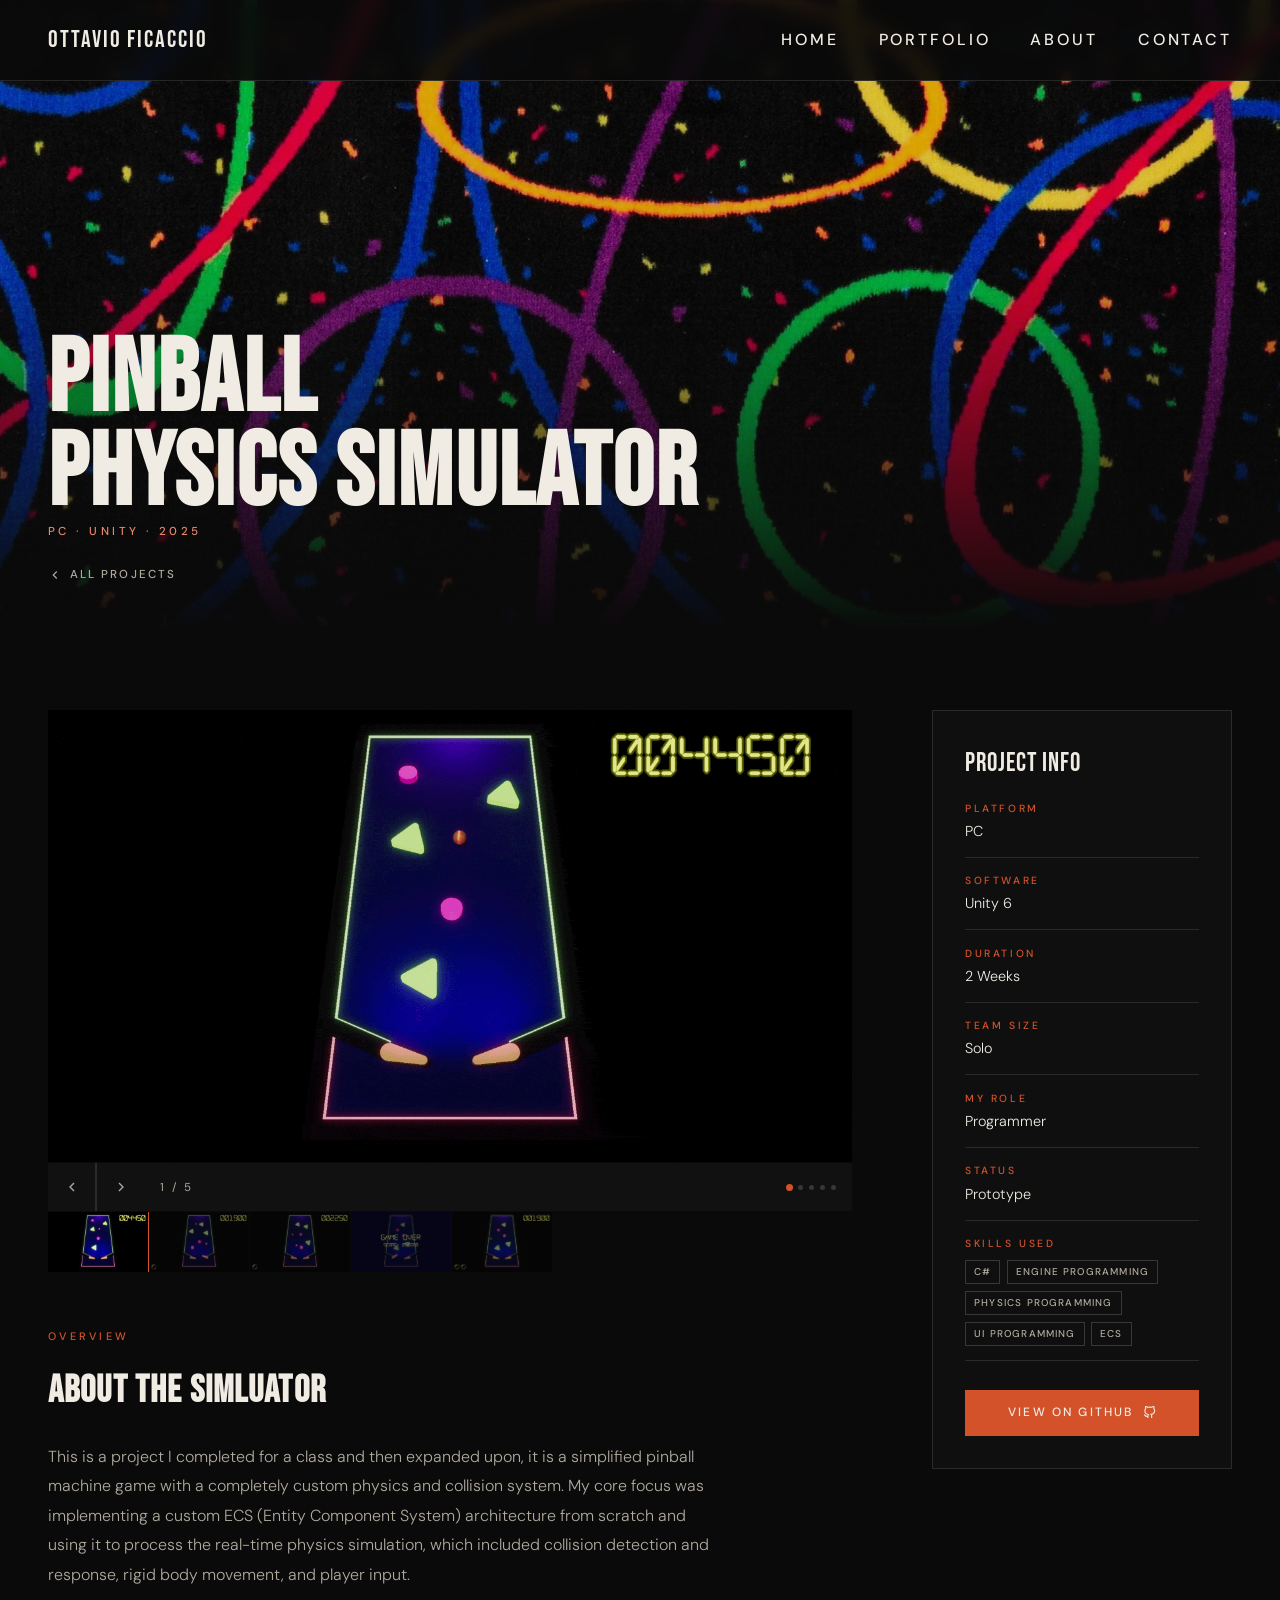
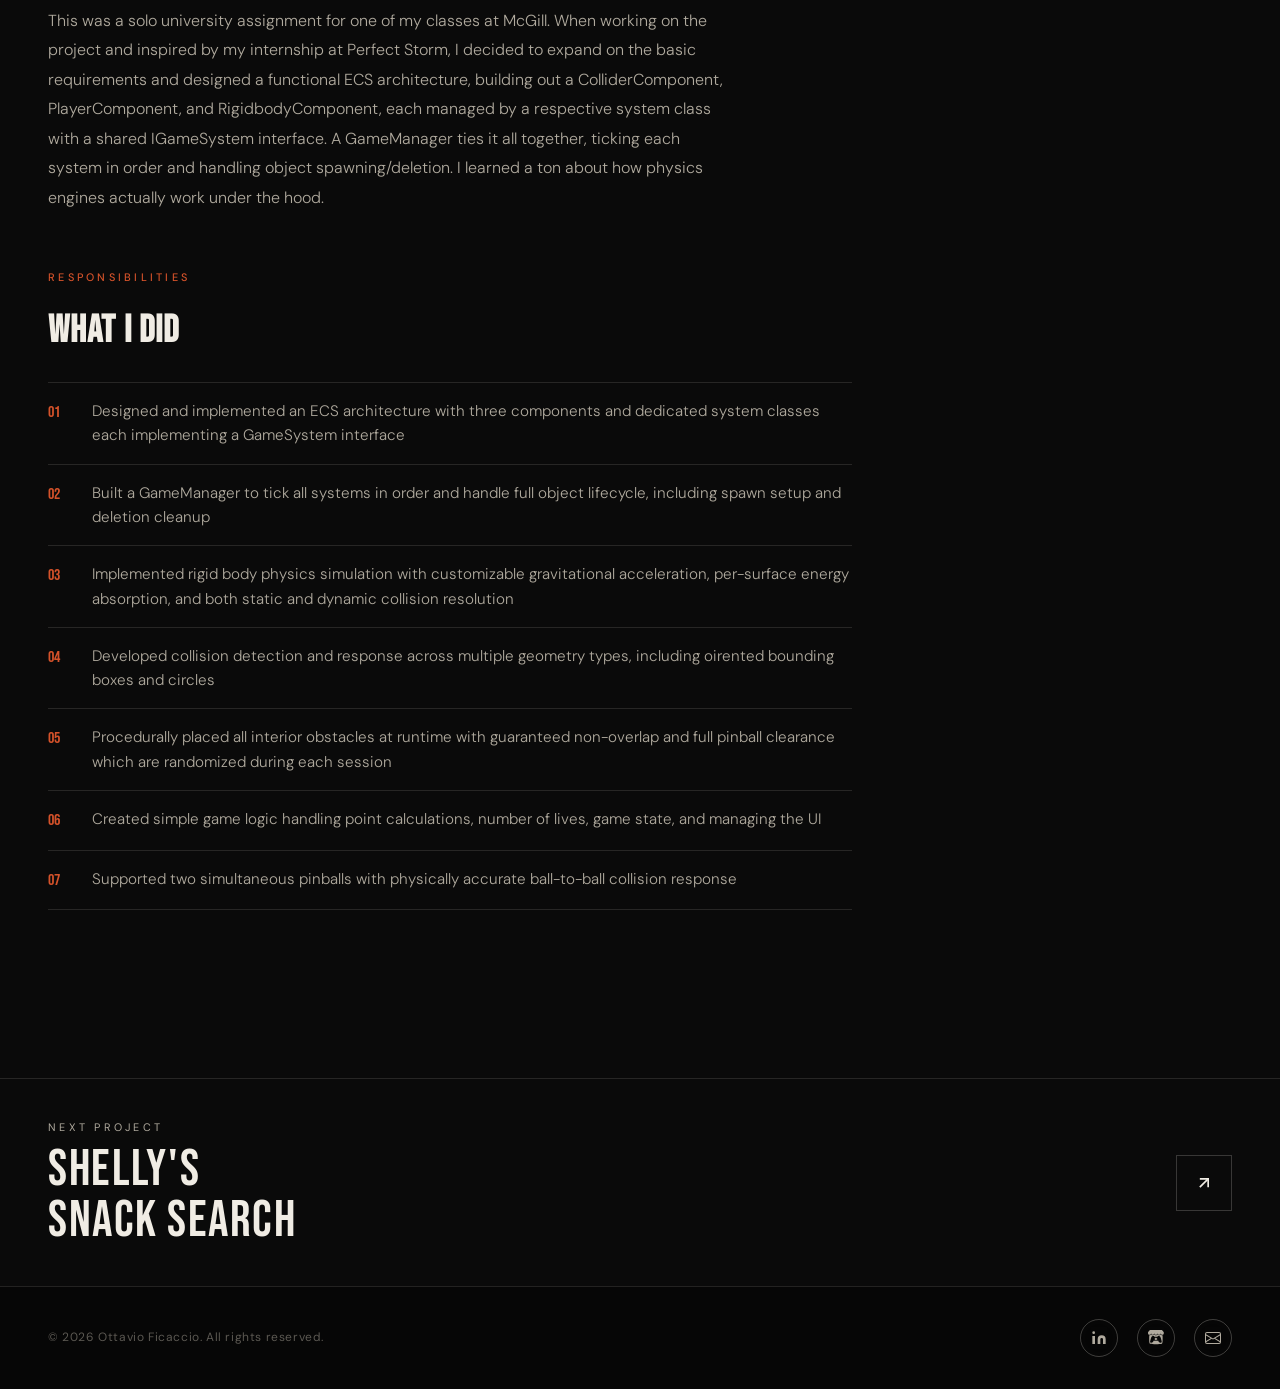
<file: projects/physics-sim.html>
<!DOCTYPE html>
<html lang="en">
<head>
<meta charset="UTF-8" />
<meta name="viewport" content="width=device-width, initial-scale=1.0" />
<title>Ottavio Ficaccio | Rigidbody Physics</title>
<link rel="preconnect" href="https://fonts.googleapis.com" />
<link rel="preconnect" href="https://fonts.gstatic.com" crossorigin />
<link href="https://fonts.googleapis.com/css2?family=Bebas+Neue&family=DM+Sans:ital,opsz,wght@0,9..40,300;0,9..40,400;0,9..40,500;1,9..40,300&display=swap" rel="stylesheet" />
<link rel="stylesheet" href="../styles/project.css" />

<style>
.hero-bg {
    background-image: url('../assets/physics-sim/arcade-bg.png');
    background-size: cover;
    background-position: center; 
}
</style>
</head>
<body>

<!-- ── NAV ── -->
<nav>
<a href="../index.html" class="nav-logo">OTTAVIO FICACCIO</a>
<ul class="nav-links">
    <li><a href="../index.html">Home</a></li>
    <li><a href="../index.html#portfolio">Portfolio</a></li>
    <li><a href="../index.html#about">About</a></li>
    <li><a href="../index.html#contact">Contact</a></li>
</ul>
</nav>

<!-- ── HERO ── -->
<header class="project-hero">
<div class="hero-bg"></div>
<div class="hero-overlay"></div>
<div class="project-hero-content">
    <h1 class="project-title">Pinball<br>Physics Simulator</h1>
    <span class="project-eyebrow">PC · Unity · 2025</span>
    <a href="../index.html#portfolio" class="back-link">
        <svg viewBox="0 0 24 24"><polyline points="15 18 9 12 15 6"/></svg>
        All Projects
    </a>
</div>
</header>

<!-- ── MAIN CONTENT ── -->
<div class="project-body">

<!-- LEFT COLUMN -->
<main>

    <!-- SLIDESHOW -->
    <div class="slideshow" id="slideshow">
    <div class="slide-main" id="slideMain">
        <img src="../assets/physics-sim/bouncing.gif" alt="Pinballs bouncing off obstacles" />
        <img src="../assets/physics-sim/hit.gif" alt="Paddle hitting pinballs" />
        <img src="../assets/physics-sim/collision.gif" alt="Pinballs colliding with each other" />
        <img src="../assets/physics-sim/game-over.png" alt="Game Over Screen" />
        <img src="../assets/physics-sim/playing.png" alt="New game started" />
    </div>

    <div class="slide-controls">
        <button class="slide-btn" id="prevBtn" aria-label="Previous slide">
        <svg viewBox="0 0 24 24"><polyline points="15 18 9 12 15 6"/></svg>
        </button>
        <button class="slide-btn" id="nextBtn" aria-label="Next slide" style="border-right:none;border-left:1px solid var(--border);">
        <svg viewBox="0 0 24 24"><polyline points="9 18 15 12 9 6"/></svg>
        </button>
        <span class="slide-counter" id="slideCounter">1 / 5</span>
        <div class="slide-dots" id="slideDots"></div>
    </div>

    <div class="slide-thumbs" id="slideThumbs"></div>
    </div>

    <!-- OVERVIEW -->
    <div class="content-section">
    <p class="section-label">Overview</p>
    <h2 class="section-heading">About the Simluator</h2>
    <div class="overview-text">
        <p>
        This is a project I completed for a class and then expanded upon, it is a simplified 
        pinball machine game with a completely custom physics and collision system. My core 
        focus was implementing a custom ECS (Entity Component System) architecture from 
        scratch and using it to process the real-time physics simulation, which included 
        collision detection and response, rigid body movement, and player input.
        </p>
        <p>
        This was a solo university assignment for one of my classes at McGill. When working on
        the project and inspired by my internship at Perfect Storm, I decided to expand on 
        the basic requirements and designed a functional ECS architecture, building out a 
        ColliderComponent, PlayerComponent, and RigidbodyComponent, each managed by a respective 
        system class with a shared IGameSystem interface. A GameManager ties it all together, 
        ticking each system in order and handling object spawning/deletion. I learned a ton about how 
        physics engines actually work under the hood.
        </p>
    </div>
    </div>

    <!-- TASKS / RESPONSIBILITIES -->
    <div class="content-section">
    <p class="section-label">Responsibilities</p>
    <h2 class="section-heading">What I Did</h2>
    <ul class="task-list" id="taskList">
        <li>
        <span class="task-num">01</span>
        <span>Designed and implemented an ECS architecture with three components and dedicated system classes each implementing a GameSystem interface</span>
        </li>
        <li>
        <span class="task-num">02</span>
        <span>Built a GameManager to tick all systems in order and handle full object lifecycle, including spawn setup and deletion cleanup</span>
        </li>
        <li>
        <span class="task-num">03</span>
        <span>Implemented rigid body physics simulation with customizable gravitational acceleration, per-surface energy absorption, and both static and dynamic collision resolution</span>
        </li>
        <li>
        <span class="task-num">04</span>
        <span>Developed collision detection and response across multiple geometry types, including oirented bounding boxes and circles</span>
        </li>
        <li>
        <span class="task-num">05</span>
        <span>Procedurally placed all interior obstacles at runtime with guaranteed non-overlap and full pinball clearance which are randomized during each session</span>
        </li>
        <li>
        <span class="task-num">06</span>
        <span>Created simple game logic handling point calculations, number of lives, game state, and managing the UI</span>
        </li>
        <li>
        <span class="task-num">07</span>
        <span>Supported two simultaneous pinballs with physically accurate ball-to-ball collision response</span>
        </li>
    </ul>
    </div>
</main>

<!-- RIGHT SIDEBAR -->
<aside class="sidebar">
    <div class="meta-card">
    <div class="meta-title">Project Info</div>

    <div class="meta-row">
        <span class="meta-key">Platform</span>
        <span class="meta-val">PC</span>
    </div>

    <div class="meta-row">
        <span class="meta-key">Software</span>
        <span class="meta-val">Unity 6</span>
    </div>

    <div class="meta-row">
        <span class="meta-key">Duration</span>
        <span class="meta-val">2 Weeks</span>
    </div>

    <div class="meta-row">
        <span class="meta-key">Team Size</span>
        <span class="meta-val">Solo</span>
    </div>

    <div class="meta-row">
        <span class="meta-key">My Role</span>
        <span class="meta-val">Programmer</span>
    </div>

    <div class="meta-row">
        <span class="meta-key">Status</span>
        <span class="meta-val">Prototype</span>
    </div>

    <div class="meta-row">
        <span class="meta-key">Skills Used</span>
        <div class="meta-tags">

        <span class="tag">C#</span>
        <span class="tag">Engine Programming</span>
        <span class="tag">Physics Programming</span>
        <span class="tag">UI Programming</span>
        <span class="tag">ECS</span>
        </div>
    </div>

    <!-- Optional links — remove any you don't need -->
    <div class="meta-links">
        <a href="https://github.com/Tavio1/COMP521_A2" class="btn primary">
        View on GitHub
        <svg viewBox="0 0 24 24"><path d="M9 19c-5 1.5-5-2.5-7-3m14 6v-3.87a3.37 3.37 0 0 0-.94-2.61c3.14-.35 6.44-1.54 6.44-7A5.44 5.44 0 0 0 20 4.77 5.07 5.07 0 0 0 19.91 1S18.73.65 16 2.48a13.38 13.38 0 0 0-7 0C6.27.65 5.09 1 5.09 1A5.07 5.07 0 0 0 5 4.77a5.44 5.44 0 0 0-1.5 3.78c0 5.42 3.3 6.61 6.44 7A3.37 3.37 0 0 0 9 18.13V22"/></svg>
        </a>
    </div>
    </div>
</aside>

</div>

<!-- ── NEXT PROJECT ── -->
<div class="next-project">
<a href="shelly-snack-search.html" class="next-project-link">
    <div>
    <p class="next-label">Next Project</p>
    <p class="next-title">Shelly's<br>Snack Search</p>
    </div>
    <div class="next-arrow">
    <svg viewBox="0 0 24 24"><line x1="7" y1="17" x2="17" y2="7"/><polyline points="7 7 17 7 17 17"/></svg>
    </div>
</a>
</div>

<!-- ── FOOTER ── -->
<footer>
    <div class="footer-copy-div"><p class="footer-copy">© 2026 Ottavio Ficaccio. All rights reserved.</p></div>
<div class="footer-socials">
        <!-- LinkedIn -->
        <a href="https://www.linkedin.com/in/tavio-ficaccio/" aria-label="LinkedIn">
            <svg viewBox="0 0 24 24"><path d="M16 8a6 6 0 0 1 6 6v7h-4v-7a2 2 0 0 0-2-2 2 2 0 0 0-2 2v7h-4v-7a6 6 0 0 1 6-6z"/><rect x="2" y="9" width="4" height="12"/><circle cx="4" cy="4" r="2"/></svg>
        </a>
        <!-- Itch.io -->
        <a href="https://typh0n4.itch.io/" aria-label="itch.io">
            <svg viewBox="0 0 248 248" xmlns="http://www.w3.org/2000/svg" fill="currentColor" style="width:16px;height:16px;">
                <path d="M31.99 1.365C21.287 7.72.2 31.945 0 38.298v10.516C0 62.144 12.46 73.86 23.773 73.86c13.584 0 24.902-11.258 24.903-24.62 0 13.362 10.93 24.62 24.515 24.62 13.586 0 24.165-11.258 24.165-24.62 0 13.362 11.622 24.62 25.207 24.62h.246c13.586 0 25.208-11.258 25.208-24.62 0 13.362 10.58 24.62 24.164 24.62 13.585 0 24.515-11.258 24.515-24.62 0 13.362 11.32 24.62 24.903 24.62 11.313 0 23.773-11.714 23.773-25.046V38.298c-.2-6.354-21.287-30.58-31.988-36.933C180.118.197 157.056-.005 122.685 0c-34.37.003-81.228.54-90.697 1.365zm65.194 66.217a28.025 28.025 0 0 1-4.78 6.155c-5.128 5.014-12.157 8.122-19.906 8.122a28.482 28.482 0 0 1-19.948-8.126c-1.858-1.82-3.27-3.766-4.563-6.032l-.006.004c-1.292 2.27-3.092 4.215-4.954 6.037a28.5 28.5 0 0 1-19.948 8.12c-.934 0-1.906-.258-2.692-.528-1.092 11.372-1.553 22.24-1.716 30.164l-.002.045c-.02 4.024-.04 7.333-.06 11.93.21 23.86-2.363 77.334 10.52 90.473 19.964 4.655 56.7 6.775 93.555 6.788h.006c36.854-.013 73.59-2.133 93.554-6.788 12.883-13.14 10.31-66.614 10.52-90.474-.022-4.596-.04-7.905-.06-11.93l-.003-.045c-.162-7.926-.623-18.793-1.715-30.165-.786.27-1.757.528-2.692.528a28.5 28.5 0 0 1-19.948-8.12c-1.862-1.822-3.662-3.766-4.955-6.037l-.006-.004c-1.294 2.266-2.705 4.213-4.563 6.032a28.48 28.48 0 0 1-19.947 8.125c-7.748 0-14.778-3.11-19.906-8.123a28.025 28.025 0 0 1-4.78-6.155 27.99 27.99 0 0 1-4.736 6.155 28.49 28.49 0 0 1-19.95 8.124c-.27 0-.54-.012-.81-.02h-.007c-.27.008-.54.02-.813.02a28.49 28.49 0 0 1-19.95-8.123 27.992 27.992 0 0 1-4.736-6.155zm-20.486 26.49l-.002.01h.015c8.113.017 15.32 0 24.25 9.746 7.028-.737 14.372-1.105 21.722-1.094h.006c7.35-.01 14.694.357 21.723 1.094 8.93-9.747 16.137-9.73 24.25-9.746h.014l-.002-.01c3.833 0 19.166 0 29.85 30.007L210 165.244c8.504 30.624-2.723 31.373-16.727 31.4-20.768-.773-32.267-15.855-32.267-30.935-11.496 1.884-24.907 2.826-38.318 2.827h-.006c-13.412 0-26.823-.943-38.318-2.827 0 15.08-11.5 30.162-32.267 30.935-14.004-.027-25.23-.775-16.726-31.4L46.85 124.08c10.684-30.007 26.017-30.007 29.85-30.007zm45.985 23.582v.006c-.02.02-21.863 20.08-25.79 27.215l14.304-.573v12.474c0 .584 5.74.346 11.486.08h.006c5.744.266 11.485.504 11.485-.08v-12.474l14.304.573c-3.928-7.135-25.79-27.215-25.79-27.215v-.006l-.003.002z"></path>
            </svg>
        </a>
        <!-- Email -->
        <a href="mailto:tavfic@gmail.com" aria-label="Email">
            <svg viewBox="0 0 16 16" xmlns="http://www.w3.org/2000/svg" fill="currentColor" style="width:16px;height:16px;">
                <path d="M0 4a2 2 0 0 1 2-2h12a2 2 0 0 1 2 2v8a2 2 0 0 1-2 2H2a2 2 0 0 1-2-2zm2-1a1 1 0 0 0-1 1v.217l7 4.2 7-4.2V4a1 1 0 0 0-1-1zm13 2.383-4.708 2.825L15 11.105zm-.034 6.876-5.64-3.471L8 9.583l-1.326-.795-5.64 3.47A1 1 0 0 0 2 13h12a1 1 0 0 0 .966-.741M1 11.105l4.708-2.897L1 5.383z"/>
            </svg>
        </a>
    </div>
</footer>

<script>
// ── SLIDESHOW ──
const mainEl = document.getElementById('slideMain');
const slides = Array.from(mainEl.children);
const counter = document.getElementById('slideCounter');
const dotsEl  = document.getElementById('slideDots');
const thumbsEl = document.getElementById('slideThumbs');
let current = 0;

// Build dots and thumbnails from whatever slides exist
slides.forEach((slide, i) => {
    // Dot
    const dot = document.createElement('button');
    dot.className = 'dot' + (i === 0 ? ' active' : '');
    dot.setAttribute('aria-label', 'Go to slide ' + (i + 1));
    dot.addEventListener('click', () => goTo(i));
    dotsEl.appendChild(dot);

    // Thumbnail
    const thumb = document.createElement('button');
    thumb.className = 'thumb' + (i === 0 ? ' active' : '');

    // If the slide has an img child, clone it for the thumb
    const img = slide.tagName === 'IMG' ? slide : slide.querySelector('img');
    if (img) {
    const tImg = document.createElement('img');
    tImg.src = img.src;
    tImg.alt = img.alt || '';
    thumb.appendChild(tImg);
    } else {
    thumb.textContent = i + 1;
    }

    thumb.addEventListener('click', () => goTo(i));
    thumbsEl.appendChild(thumb);
});

function goTo(n) {
    slides[current].style.display = 'none';
    document.querySelectorAll('.dot')[current].classList.remove('active');
    document.querySelectorAll('.thumb')[current].classList.remove('active');

    current = (n + slides.length) % slides.length;

    slides[current].style.display = '';
    document.querySelectorAll('.dot')[current].classList.add('active');
    document.querySelectorAll('.thumb')[current].classList.add('active');
    counter.textContent = (current + 1) + ' / ' + slides.length;

    // Scroll thumb into view
    document.querySelectorAll('.thumb')[current].scrollIntoView({ behavior: 'smooth', block: 'nearest', inline: 'center' });
}

// Hide all but first on init
slides.forEach((s, i) => { if (i !== 0) s.style.display = 'none'; });
counter.textContent = '1 / ' + slides.length;

document.getElementById('prevBtn').addEventListener('click', () => goTo(current - 1));
document.getElementById('nextBtn').addEventListener('click', () => goTo(current + 1));

// Keyboard navigation
document.addEventListener('keydown', e => {
    if (e.key === 'ArrowLeft')  goTo(current - 1);
    if (e.key === 'ArrowRight') goTo(current + 1);
});

// Auto-number task list items
const tasks = document.querySelectorAll('#taskList .task-num');
tasks.forEach((el, i) => {
    el.textContent = String(i + 1).padStart(2, '0');
});
</script>

</body>
</html>
</file>
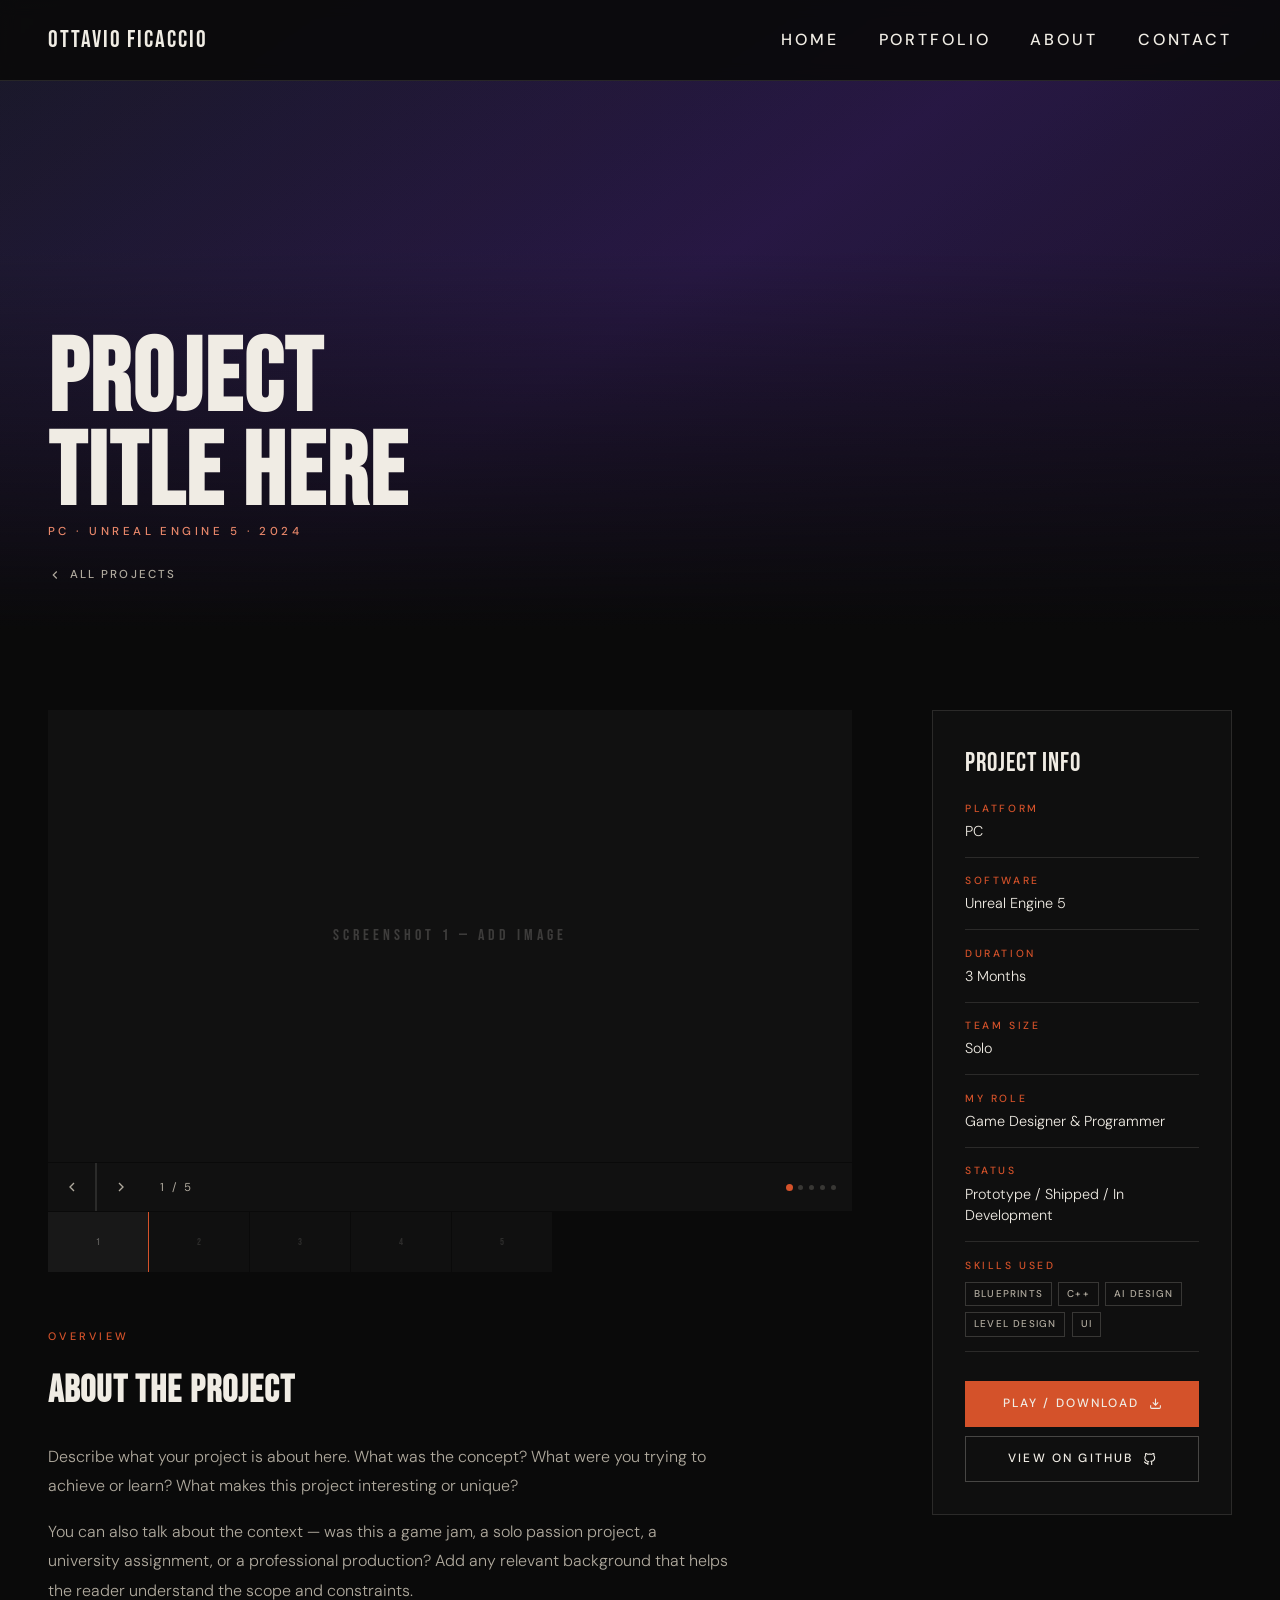
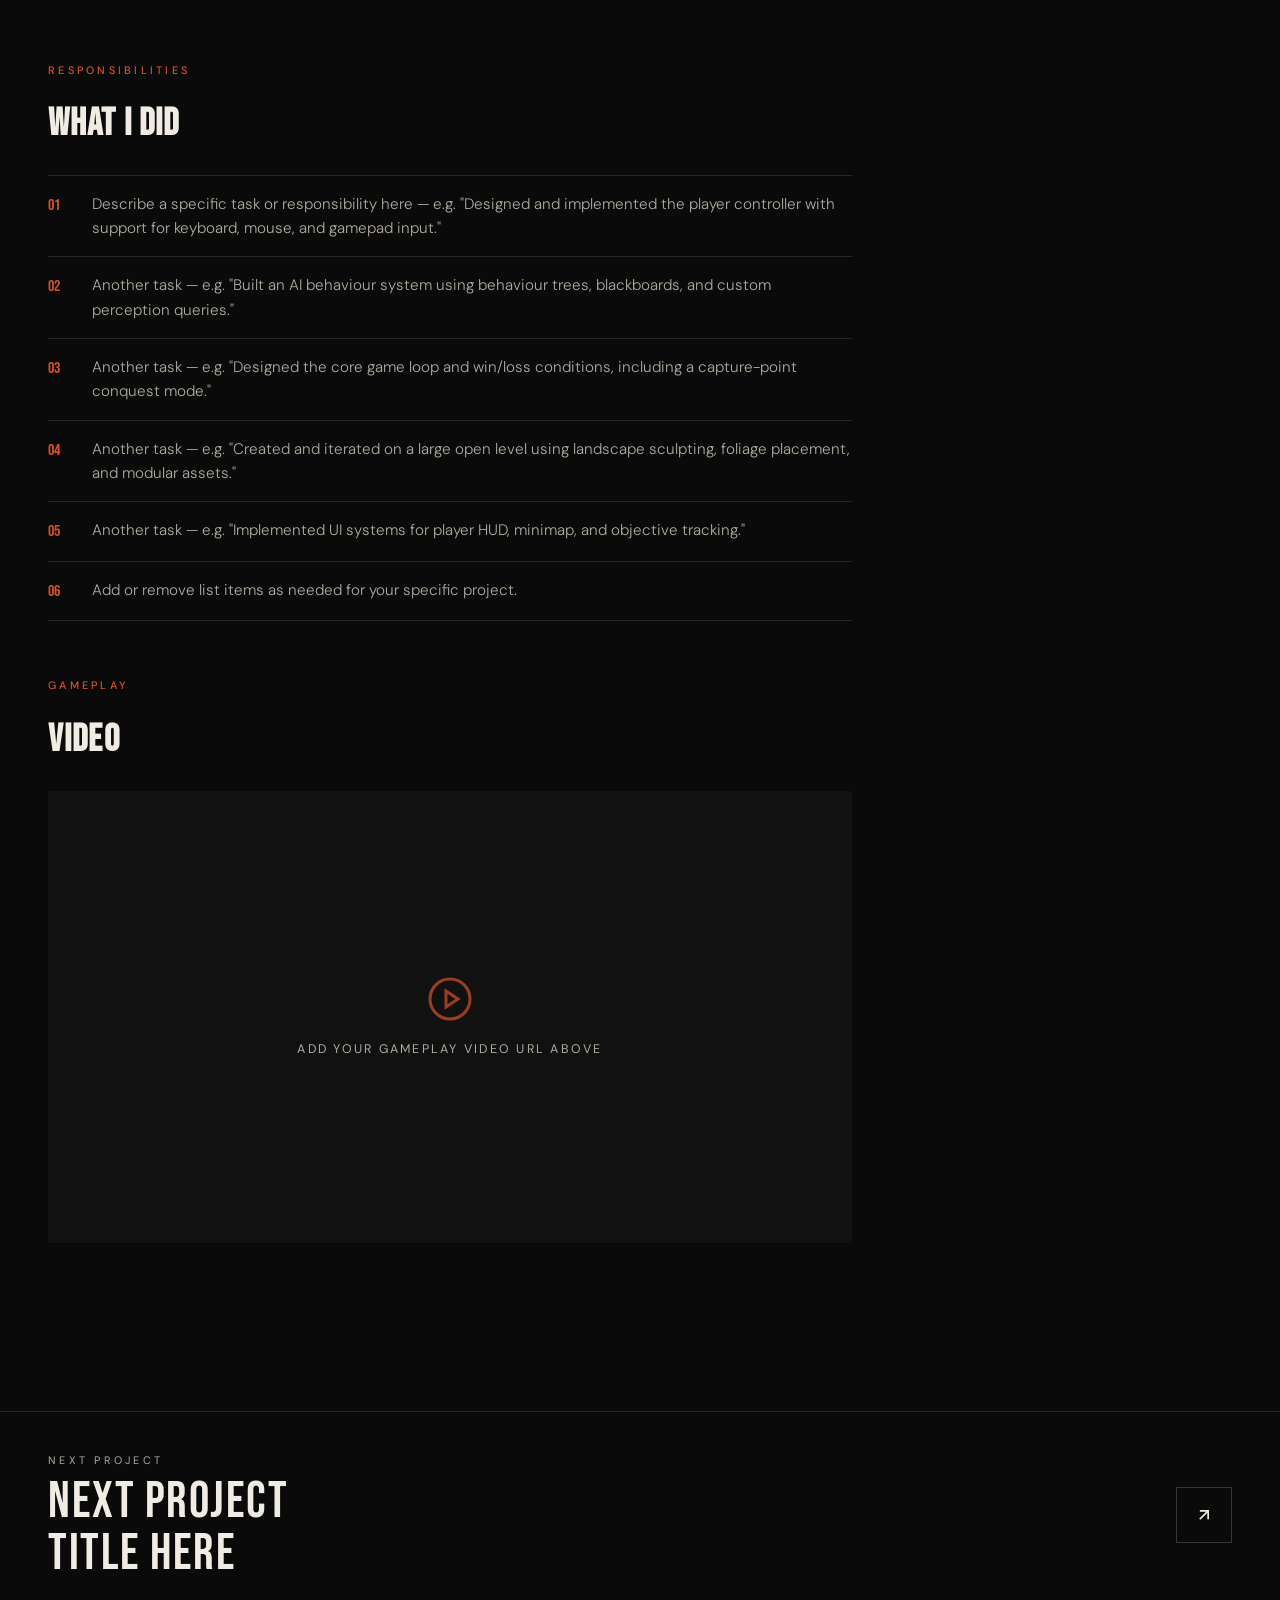
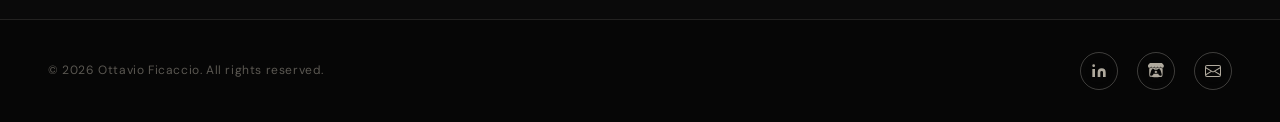
<file: projects/project-template.html>
<!DOCTYPE html>
<html lang="en">
<head>
<meta charset="UTF-8" />
<meta name="viewport" content="width=device-width, initial-scale=1.0" />
<!-- TODO: Change title after |  -->
<title>Ottavio Ficaccio | Portfolio</title>
<link rel="preconnect" href="https://fonts.googleapis.com" />
<link rel="preconnect" href="https://fonts.gstatic.com" crossorigin />
<link href="https://fonts.googleapis.com/css2?family=Bebas+Neue&family=DM+Sans:ital,opsz,wght@0,9..40,300;0,9..40,400;0,9..40,500;1,9..40,300&display=swap" rel="stylesheet" />
<link rel="stylesheet" href="../styles/project.css" />

<style>    
.hero-bg {
    /* TODO: Replace with your project's key art:
    background-image: url('project-hero.jpg');
    background-size: cover;
    background-position: center; */
}
</style>
</head>
<body>

<!-- ── NAV ── -->
<nav>
<a href="../index.html" class="nav-logo">OTTAVIO FICACCIO</a>
<ul class="nav-links">
    <li><a href="../index.html">Home</a></li>
    <li><a href="../index.html#portfolio">Portfolio</a></li>
    <li><a href="../index.html#about">About</a></li>
    <li><a href="../index.html#contact">Contact</a></li>
</ul>
</nav>

<!-- ── HERO ── -->
<header class="project-hero">
<div class="hero-bg"></div>
<div class="hero-overlay"></div>
<div class="project-hero-content">
    <!-- TODO: Replace with your project title -->
    <h1 class="project-title">Project<br>Title Here</h1>
    <!-- TODO: Replace with your project's platform/type label -->
    <span class="project-eyebrow">PC · Unreal Engine 5 · 2024</span>
    <a href="../index.html#portfolio" class="back-link">
        <svg viewBox="0 0 24 24"><polyline points="15 18 9 12 15 6"/></svg>
        All Projects
    </a>
</div>
</header>

<!-- ── MAIN CONTENT ── -->
<div class="project-body">

<!-- LEFT COLUMN -->
<main>

    <!-- SLIDESHOW -->
    <div class="slideshow" id="slideshow">
    <div class="slide-main" id="slideMain">
        <!--
        INSTRUCTIONS — Images slideshow:
        Replace the placeholder divs below with <img> tags for each screenshot.
        The JS reads all children of #slideMain — swap in real images like:
        <img src="screenshot-1.jpg" alt="Gameplay screenshot 1" />
        <img src="screenshot-2.jpg" alt="AI behaviour tree" />
        etc.
        Only the active slide is shown; the rest are hidden by JS.

        TODO: Input game images/gifs
        -->
        <div class="slide-placeholder" data-slide="1">SCREENSHOT 1 — ADD IMAGE</div>
        <div class="slide-placeholder" data-slide="2">SCREENSHOT 2 — ADD IMAGE</div>
        <div class="slide-placeholder" data-slide="3">SCREENSHOT 3 — ADD IMAGE</div>
        <div class="slide-placeholder" data-slide="4">SCREENSHOT 4 — ADD IMAGE</div>
        <div class="slide-placeholder" data-slide="5">SCREENSHOT 5 — ADD IMAGE</div>
    </div>

    <div class="slide-controls">
        <button class="slide-btn" id="prevBtn" aria-label="Previous slide">
        <svg viewBox="0 0 24 24"><polyline points="15 18 9 12 15 6"/></svg>
        </button>
        <button class="slide-btn" id="nextBtn" aria-label="Next slide" style="border-right:none;border-left:1px solid var(--border);">
        <svg viewBox="0 0 24 24"><polyline points="9 18 15 12 9 6"/></svg>
        </button>
        <span class="slide-counter" id="slideCounter">1 / 5</span>
        <div class="slide-dots" id="slideDots"></div>
    </div>

    <div class="slide-thumbs" id="slideThumbs"></div>
    </div>

    <!-- OVERVIEW -->
    <div class="content-section">
    <p class="section-label">Overview</p>
    <h2 class="section-heading">About the Project</h2>
    <div class="overview-text">
        <!--
        TODO: Replace this text with your own project overview.
        Describe: what the game is, your goals, the context (jam, solo, team, class), and any key challenges.
        -->
        <p>
        Describe what your project is about here. What was the concept? What were you
        trying to achieve or learn? What makes this project interesting or unique?
        </p>
        <p>
        You can also talk about the context — was this a game jam, a solo passion project,
        a university assignment, or a professional production? Add any relevant background
        that helps the reader understand the scope and constraints.
        </p>
    </div>
    </div>

    <!-- TASKS / RESPONSIBILITIES -->
    <div class="content-section">
    <p class="section-label">Responsibilities</p>
    <h2 class="section-heading">What I Did</h2>
    <ul class="task-list" id="taskList">
        <!--
        TODO: Replace each <li> with your actual tasks.
        Keep them specific and action-oriented.
        Add or remove items as needed.
        -->
        <li>
        <span class="task-num">01</span>
        <span>Describe a specific task or responsibility here — e.g. "Designed and implemented the player controller with support for keyboard, mouse, and gamepad input."</span>
        </li>
        <li>
        <span class="task-num">02</span>
        <span>Another task — e.g. "Built an AI behaviour system using behaviour trees, blackboards, and custom perception queries."</span>
        </li>
        <li>
        <span class="task-num">03</span>
        <span>Another task — e.g. "Designed the core game loop and win/loss conditions, including a capture-point conquest mode."</span>
        </li>
        <li>
        <span class="task-num">04</span>
        <span>Another task — e.g. "Created and iterated on a large open level using landscape sculpting, foliage placement, and modular assets."</span>
        </li>
        <li>
        <span class="task-num">05</span>
        <span>Another task — e.g. "Implemented UI systems for player HUD, minimap, and objective tracking."</span>
        </li>
        <li>
        <span class="task-num">06</span>
        <span>Add or remove list items as needed for your specific project.</span>
        </li>
    </ul>
    </div>

    <!-- GAMEPLAY VIDEO -->
    <div class="video-section">
    <p class="section-label">Gameplay</p>
    <h2 class="section-heading">Video</h2>
    <div class="video-wrap">
        <!--
        TODO: TO EMBED A YOUTUBE VIDEO:
        Replace the placeholder div below with:
        <iframe src="https://www.youtube.com/embed/YOUR_VIDEO_ID"
                title="Gameplay video"
                allow="accelerometer; autoplay; clipboard-write; encrypted-media; gyroscope; picture-in-picture"
                allowfullscreen></iframe>

        TO EMBED A VIMEO VIDEO:
        <iframe src="https://player.vimeo.com/video/YOUR_VIDEO_ID"
                title="Gameplay video"
                allow="autoplay; fullscreen; picture-in-picture"
                allowfullscreen></iframe>
        -->
        <div class="video-placeholder">
        <svg viewBox="0 0 24 24"><circle cx="12" cy="12" r="10"/><polygon points="10 8 16 12 10 16 10 8"/></svg>
        <p>Add your gameplay video URL above</p>
        </div>
    </div>
    </div>

</main>

<!-- RIGHT SIDEBAR -->
<aside class="sidebar">
    <div class="meta-card">
    <div class="meta-title">Project Info</div>

    <!-- TODO: Edit each meta-val with your project's details -->
    <div class="meta-row">
        <span class="meta-key">Platform</span>
        <span class="meta-val">PC</span>
    </div>

    <div class="meta-row">
        <span class="meta-key">Software</span>
        <span class="meta-val">Unreal Engine 5</span>
    </div>

    <div class="meta-row">
        <span class="meta-key">Duration</span>
        <span class="meta-val">3 Months</span>
    </div>

    <div class="meta-row">
        <span class="meta-key">Team Size</span>
        <span class="meta-val">Solo</span>
    </div>

    <div class="meta-row">
        <span class="meta-key">My Role</span>
        <span class="meta-val">Game Designer &amp; Programmer</span>
    </div>

    <div class="meta-row">
        <span class="meta-key">Status</span>
        <span class="meta-val">Prototype / Shipped / In Development</span>
    </div>

    <div class="meta-row">
        <span class="meta-key">Skills Used</span>
        <div class="meta-tags">
        <!-- TODO: Add or remove tags to match your project -->
        <span class="tag">Blueprints</span>
        <span class="tag">C++</span>
        <span class="tag">AI Design</span>
        <span class="tag">Level Design</span>
        <span class="tag">UI</span>
        </div>
    </div>

    <!-- TODO: Optional links — remove any you don't need -->
    <div class="meta-links">
        <a href="#" class="btn primary">
        Play / Download
        <svg viewBox="0 0 24 24"><path d="M21 15v4a2 2 0 0 1-2 2H5a2 2 0 0 1-2-2v-4"/><polyline points="7 10 12 15 17 10"/><line x1="12" y1="15" x2="12" y2="3"/></svg>
        </a>
        <a href="#" class="btn">
        View on GitHub
        <svg viewBox="0 0 24 24"><path d="M9 19c-5 1.5-5-2.5-7-3m14 6v-3.87a3.37 3.37 0 0 0-.94-2.61c3.14-.35 6.44-1.54 6.44-7A5.44 5.44 0 0 0 20 4.77 5.07 5.07 0 0 0 19.91 1S18.73.65 16 2.48a13.38 13.38 0 0 0-7 0C6.27.65 5.09 1 5.09 1A5.07 5.07 0 0 0 5 4.77a5.44 5.44 0 0 0-1.5 3.78c0 5.42 3.3 6.61 6.44 7A3.37 3.37 0 0 0 9 18.13V22"/></svg>
        </a>
    </div>
    </div>
</aside>

</div>

<!-- ── NEXT PROJECT ── -->
<div class="next-project">
<!-- TODO: Update href, eyebrow, and title for the next project page -->
<a href="project-template.html" class="next-project-link">
    <div>
    <p class="next-label">Next Project</p>
    <p class="next-title">Next Project<br>Title Here</p>
    </div>
    <div class="next-arrow">
    <svg viewBox="0 0 24 24"><line x1="7" y1="17" x2="17" y2="7"/><polyline points="7 7 17 7 17 17"/></svg>
    </div>
</a>
</div>

<!-- ── FOOTER ── -->
<footer>
    <div class="footer-copy-div"><p class="footer-copy">© 2026 Ottavio Ficaccio. All rights reserved.</p></div>
<div class="footer-socials">
        <!-- LinkedIn -->
        <a href="https://www.linkedin.com/in/tavio-ficaccio/" aria-label="LinkedIn">
            <svg viewBox="0 0 24 24"><path d="M16 8a6 6 0 0 1 6 6v7h-4v-7a2 2 0 0 0-2-2 2 2 0 0 0-2 2v7h-4v-7a6 6 0 0 1 6-6z"/><rect x="2" y="9" width="4" height="12"/><circle cx="4" cy="4" r="2"/></svg>
        </a>
        <!-- Itch.io -->
        <a href="https://typh0n4.itch.io/" aria-label="itch.io">
            <svg viewBox="0 0 248 248" xmlns="http://www.w3.org/2000/svg" fill="currentColor" style="width:16px;height:16px;">
                <path d="M31.99 1.365C21.287 7.72.2 31.945 0 38.298v10.516C0 62.144 12.46 73.86 23.773 73.86c13.584 0 24.902-11.258 24.903-24.62 0 13.362 10.93 24.62 24.515 24.62 13.586 0 24.165-11.258 24.165-24.62 0 13.362 11.622 24.62 25.207 24.62h.246c13.586 0 25.208-11.258 25.208-24.62 0 13.362 10.58 24.62 24.164 24.62 13.585 0 24.515-11.258 24.515-24.62 0 13.362 11.32 24.62 24.903 24.62 11.313 0 23.773-11.714 23.773-25.046V38.298c-.2-6.354-21.287-30.58-31.988-36.933C180.118.197 157.056-.005 122.685 0c-34.37.003-81.228.54-90.697 1.365zm65.194 66.217a28.025 28.025 0 0 1-4.78 6.155c-5.128 5.014-12.157 8.122-19.906 8.122a28.482 28.482 0 0 1-19.948-8.126c-1.858-1.82-3.27-3.766-4.563-6.032l-.006.004c-1.292 2.27-3.092 4.215-4.954 6.037a28.5 28.5 0 0 1-19.948 8.12c-.934 0-1.906-.258-2.692-.528-1.092 11.372-1.553 22.24-1.716 30.164l-.002.045c-.02 4.024-.04 7.333-.06 11.93.21 23.86-2.363 77.334 10.52 90.473 19.964 4.655 56.7 6.775 93.555 6.788h.006c36.854-.013 73.59-2.133 93.554-6.788 12.883-13.14 10.31-66.614 10.52-90.474-.022-4.596-.04-7.905-.06-11.93l-.003-.045c-.162-7.926-.623-18.793-1.715-30.165-.786.27-1.757.528-2.692.528a28.5 28.5 0 0 1-19.948-8.12c-1.862-1.822-3.662-3.766-4.955-6.037l-.006-.004c-1.294 2.266-2.705 4.213-4.563 6.032a28.48 28.48 0 0 1-19.947 8.125c-7.748 0-14.778-3.11-19.906-8.123a28.025 28.025 0 0 1-4.78-6.155 27.99 27.99 0 0 1-4.736 6.155 28.49 28.49 0 0 1-19.95 8.124c-.27 0-.54-.012-.81-.02h-.007c-.27.008-.54.02-.813.02a28.49 28.49 0 0 1-19.95-8.123 27.992 27.992 0 0 1-4.736-6.155zm-20.486 26.49l-.002.01h.015c8.113.017 15.32 0 24.25 9.746 7.028-.737 14.372-1.105 21.722-1.094h.006c7.35-.01 14.694.357 21.723 1.094 8.93-9.747 16.137-9.73 24.25-9.746h.014l-.002-.01c3.833 0 19.166 0 29.85 30.007L210 165.244c8.504 30.624-2.723 31.373-16.727 31.4-20.768-.773-32.267-15.855-32.267-30.935-11.496 1.884-24.907 2.826-38.318 2.827h-.006c-13.412 0-26.823-.943-38.318-2.827 0 15.08-11.5 30.162-32.267 30.935-14.004-.027-25.23-.775-16.726-31.4L46.85 124.08c10.684-30.007 26.017-30.007 29.85-30.007zm45.985 23.582v.006c-.02.02-21.863 20.08-25.79 27.215l14.304-.573v12.474c0 .584 5.74.346 11.486.08h.006c5.744.266 11.485.504 11.485-.08v-12.474l14.304.573c-3.928-7.135-25.79-27.215-25.79-27.215v-.006l-.003.002z"></path>
            </svg>
        </a>
        <!-- Email -->
        <a href="mailto:tavfic@gmail.com" aria-label="Email">
            <svg viewBox="0 0 16 16" xmlns="http://www.w3.org/2000/svg" fill="currentColor" style="width:16px;height:16px;">
                <path d="M0 4a2 2 0 0 1 2-2h12a2 2 0 0 1 2 2v8a2 2 0 0 1-2 2H2a2 2 0 0 1-2-2zm2-1a1 1 0 0 0-1 1v.217l7 4.2 7-4.2V4a1 1 0 0 0-1-1zm13 2.383-4.708 2.825L15 11.105zm-.034 6.876-5.64-3.471L8 9.583l-1.326-.795-5.64 3.47A1 1 0 0 0 2 13h12a1 1 0 0 0 .966-.741M1 11.105l4.708-2.897L1 5.383z"/>
            </svg>
        </a>
    </div>
</footer>

<script>
// ── SLIDESHOW ──
const mainEl = document.getElementById('slideMain');
const slides = Array.from(mainEl.children);
const counter = document.getElementById('slideCounter');
const dotsEl  = document.getElementById('slideDots');
const thumbsEl = document.getElementById('slideThumbs');
let current = 0;

// Build dots and thumbnails from whatever slides exist
slides.forEach((slide, i) => {
    // Dot
    const dot = document.createElement('button');
    dot.className = 'dot' + (i === 0 ? ' active' : '');
    dot.setAttribute('aria-label', 'Go to slide ' + (i + 1));
    dot.addEventListener('click', () => goTo(i));
    dotsEl.appendChild(dot);

    // Thumbnail
    const thumb = document.createElement('button');
    thumb.className = 'thumb' + (i === 0 ? ' active' : '');

    // If the slide has an img child, clone it for the thumb
    const img = slide.tagName === 'IMG' ? slide : slide.querySelector('img');
    if (img) {
    const tImg = document.createElement('img');
    tImg.src = img.src;
    tImg.alt = img.alt || '';
    thumb.appendChild(tImg);
    } else {
    thumb.textContent = i + 1;
    }

    thumb.addEventListener('click', () => goTo(i));
    thumbsEl.appendChild(thumb);
});

function goTo(n) {
    slides[current].style.display = 'none';
    document.querySelectorAll('.dot')[current].classList.remove('active');
    document.querySelectorAll('.thumb')[current].classList.remove('active');

    current = (n + slides.length) % slides.length;

    slides[current].style.display = '';
    document.querySelectorAll('.dot')[current].classList.add('active');
    document.querySelectorAll('.thumb')[current].classList.add('active');
    counter.textContent = (current + 1) + ' / ' + slides.length;

    // Scroll thumb into view
    document.querySelectorAll('.thumb')[current].scrollIntoView({ behavior: 'smooth', block: 'nearest', inline: 'center' });
}

// Hide all but first on init
slides.forEach((s, i) => { if (i !== 0) s.style.display = 'none'; });
counter.textContent = '1 / ' + slides.length;

document.getElementById('prevBtn').addEventListener('click', () => goTo(current - 1));
document.getElementById('nextBtn').addEventListener('click', () => goTo(current + 1));

// Keyboard navigation
document.addEventListener('keydown', e => {
    if (e.key === 'ArrowLeft')  goTo(current - 1);
    if (e.key === 'ArrowRight') goTo(current + 1);
});

// Auto-number task list items
const tasks = document.querySelectorAll('#taskList .task-num');
tasks.forEach((el, i) => {
    el.textContent = String(i + 1).padStart(2, '0');
});
</script>

</body>
</html>
</file>
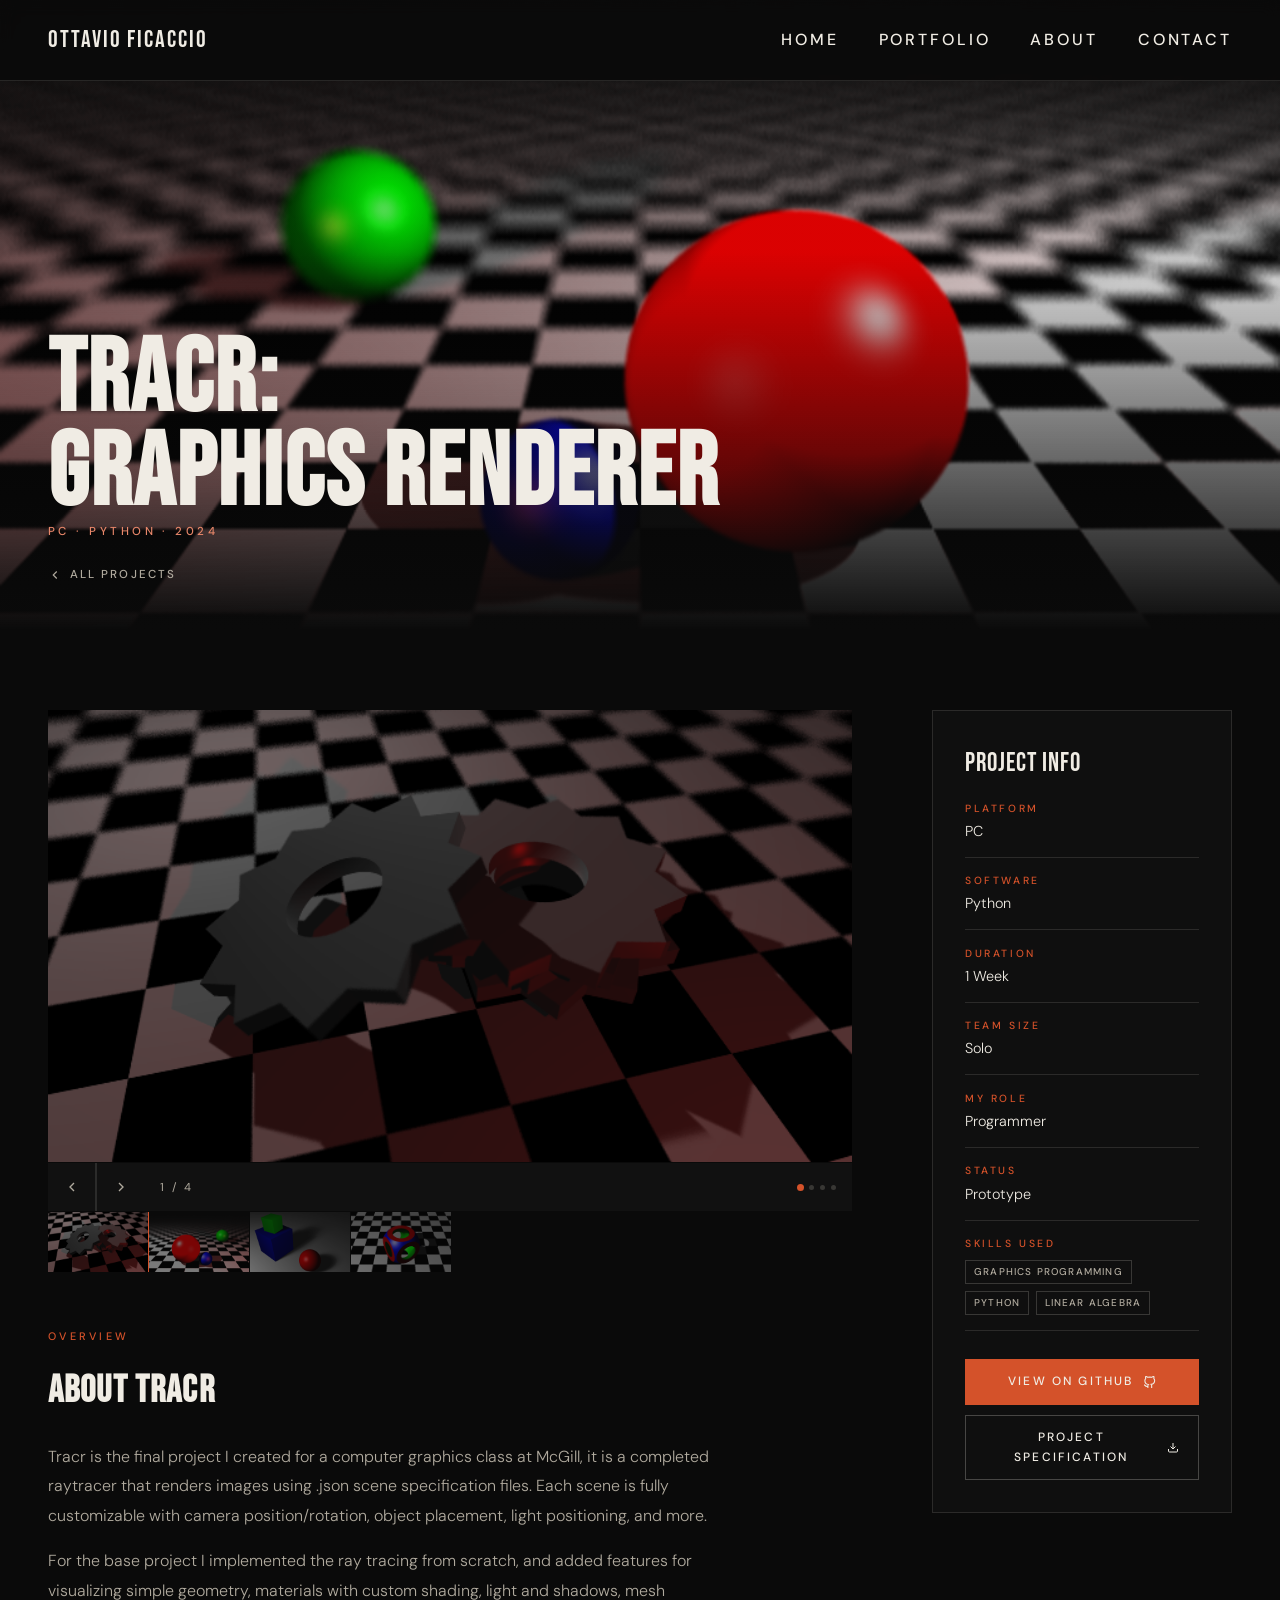
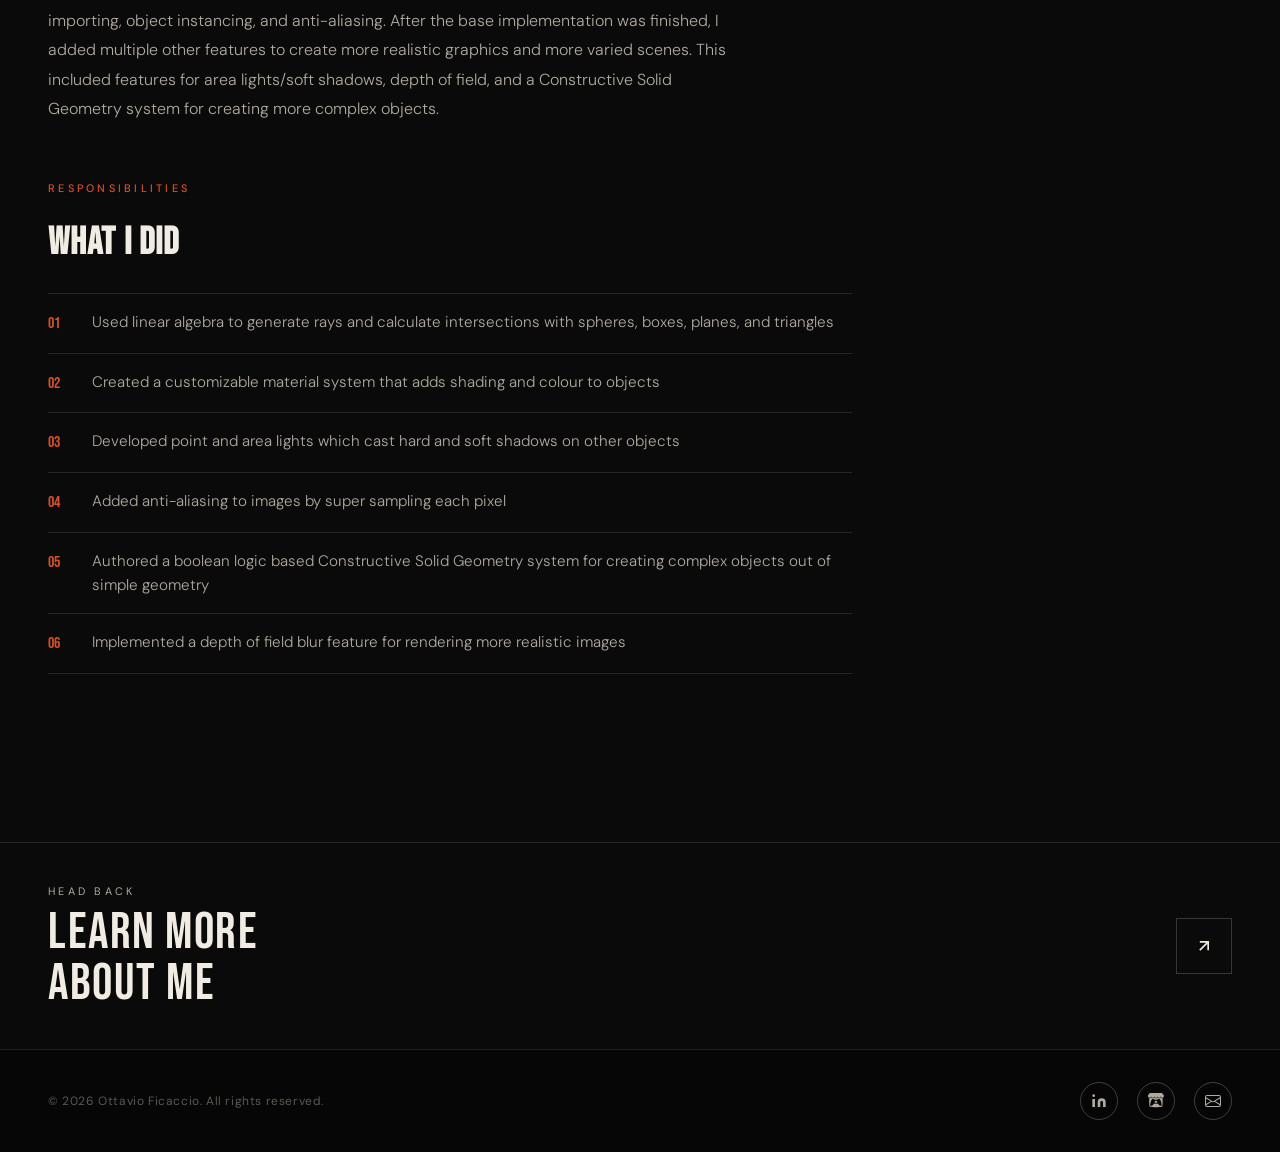
<file: projects/raytracer.html>
<!DOCTYPE html>
<html lang="en">
<head>
<meta charset="UTF-8" />
<meta name="viewport" content="width=device-width, initial-scale=1.0" />
<title>Ottavio Ficaccio | Raytracer</title>
<link rel="preconnect" href="https://fonts.googleapis.com" />
<link rel="preconnect" href="https://fonts.gstatic.com" crossorigin />
<link href="https://fonts.googleapis.com/css2?family=Bebas+Neue&family=DM+Sans:ital,opsz,wght@0,9..40,300;0,9..40,400;0,9..40,500;1,9..40,300&display=swap" rel="stylesheet" />
<link rel="stylesheet" href="../styles/project.css" />

<style>
.hero-bg {
    background-image: url('../assets/raytracer/hero.png');
    background-size: cover;
    background-position: 50% 70% ; 
}
</style>
</head>
<body>

<!-- ── NAV ── -->
<nav>
<a href="../index.html" class="nav-logo">OTTAVIO FICACCIO</a>
<ul class="nav-links">
    <li><a href="../index.html">Home</a></li>
    <li><a href="../index.html#portfolio">Portfolio</a></li>
    <li><a href="../index.html#about">About</a></li>
    <li><a href="../index.html#contact">Contact</a></li>
</ul>
</nav>

<!-- ── HERO ── -->
<header class="project-hero">
<div class="hero-bg"></div>
<div class="hero-overlay"></div>
<div class="project-hero-content">
    <h1 class="project-title">tracr:<br>Graphics Renderer</h1>
    <span class="project-eyebrow">PC · Python · 2024</span>
    <a href="../index.html#portfolio" class="back-link">
        <svg viewBox="0 0 24 24"><polyline points="15 18 9 12 15 6"/></svg>
        All Projects
    </a>
</div>
</header>

<!-- ── MAIN CONTENT ── -->
<div class="project-body">

<!-- LEFT COLUMN -->
<main>

    <!-- SLIDESHOW -->
    <div class="slideshow" id="slideshow">
    <div class="slide-main" id="slideMain">
        <img src="../assets/raytracer/gears.png" alt="Complex image using all features" />
        <img src="../assets/raytracer/DOF.png" alt="Depth of Field Showcase" />
        <img src="../assets/raytracer/area-light.png" alt="Area Light Showcase" />
        <img src="../assets/raytracer/CSG.png" alt="Constructive Solid Geometry Showcase" />
    </div>

    <div class="slide-controls">
        <button class="slide-btn" id="prevBtn" aria-label="Previous slide">
        <svg viewBox="0 0 24 24"><polyline points="15 18 9 12 15 6"/></svg>
        </button>
        <button class="slide-btn" id="nextBtn" aria-label="Next slide" style="border-right:none;border-left:1px solid var(--border);">
        <svg viewBox="0 0 24 24"><polyline points="9 18 15 12 9 6"/></svg>
        </button>
        <span class="slide-counter" id="slideCounter">1 / 5</span>
        <div class="slide-dots" id="slideDots"></div>
    </div>

    <div class="slide-thumbs" id="slideThumbs"></div>
    </div>

    <!-- OVERVIEW -->
    <div class="content-section">
    <p class="section-label">Overview</p>
    <h2 class="section-heading">About tracr</h2>
    <div class="overview-text">
        <p>
            Tracr is the final project I created for a computer graphics class at McGill, it is
            a completed raytracer that renders images using .json scene specification files. Each
            scene is fully customizable with camera position/rotation, object placement, light positioning,
            and more.
        </p>
        <p>
            For the base project I implemented the ray tracing from scratch, and added features for visualizing
            simple geometry, materials with custom shading, light and shadows, mesh importing, object instancing,
            and anti-aliasing. After the base implementation was finished, I added multiple other features to create
            more realistic graphics and more varied scenes. This included features for area lights/soft shadows, depth 
            of field, and a Constructive Solid Geometry system for creating more complex objects.  
        </p>
    </div>
    </div>

    <!-- TASKS / RESPONSIBILITIES -->
    <div class="content-section">
    <p class="section-label">Responsibilities</p>
    <h2 class="section-heading">What I Did</h2>
    <ul class="task-list" id="taskList">
        <li>
        <span class="task-num">01</span>
        <span>Used linear algebra to generate rays and calculate intersections with spheres, boxes, planes, and triangles</span>
        </li>
        <li>
        <span class="task-num">02</span>
        <span>Created a customizable material system that adds shading and colour to objects</span>
        </li>
        <li>
        <span class="task-num">03</span>
        <span>Developed point and area lights which cast hard and soft shadows on other objects</span>
        </li>
        <li>
        <span class="task-num">04</span>
        <span>Added anti-aliasing to images by super sampling each pixel</span>
        </li>
        <li>
        <span class="task-num">05</span>
        <span>Authored a boolean logic based Constructive Solid Geometry system for creating complex objects out of simple geometry</span>
        </li>
        <li>
        <span class="task-num">06</span>
        <span>Implemented a depth of field blur feature for rendering more realistic images</span>
        </li>
    </ul>
    </div>

</main>

<!-- RIGHT SIDEBAR -->
<aside class="sidebar">
    <div class="meta-card">
    <div class="meta-title">Project Info</div>
    <div class="meta-row">
        <span class="meta-key">Platform</span>
        <span class="meta-val">PC</span>
    </div>

    <div class="meta-row">
        <span class="meta-key">Software</span>
        <span class="meta-val">Python</span>
    </div>

    <div class="meta-row">
        <span class="meta-key">Duration</span>
        <span class="meta-val">1 Week</span>
    </div>

    <div class="meta-row">
        <span class="meta-key">Team Size</span>
        <span class="meta-val">Solo</span>
    </div>

    <div class="meta-row">
        <span class="meta-key">My Role</span>
        <span class="meta-val">Programmer</span>
    </div>

    <div class="meta-row">
        <span class="meta-key">Status</span>
        <span class="meta-val">Prototype</span>
    </div>

    <div class="meta-row">
        <span class="meta-key">Skills Used</span>
        <div class="meta-tags">

        <span class="tag">Graphics Programming</span>
        <span class="tag">Python</span>
        <span class="tag">Linear Algebra</span>
        </div>
    </div>

    <!-- Optional links — remove any you don't need -->
    <div class="meta-links">
        <a href="https://github.com/Tavio1/Tracr" class="btn primary">
        View on GitHub
        <svg viewBox="0 0 24 24"><path d="M9 19c-5 1.5-5-2.5-7-3m14 6v-3.87a3.37 3.37 0 0 0-.94-2.61c3.14-.35 6.44-1.54 6.44-7A5.44 5.44 0 0 0 20 4.77 5.07 5.07 0 0 0 19.91 1S18.73.65 16 2.48a13.38 13.38 0 0 0-7 0C6.27.65 5.09 1 5.09 1A5.07 5.07 0 0 0 5 4.77a5.44 5.44 0 0 0-1.5 3.78c0 5.42 3.3 6.61 6.44 7A3.37 3.37 0 0 0 9 18.13V22"/></svg>
        </a>
        <a href="../assets/raytracer/project-description.pdf" class="btn">
        Project Specification
        <svg viewBox="0 0 24 24"><path d="M21 15v4a2 2 0 0 1-2 2H5a2 2 0 0 1-2-2v-4"/><polyline points="7 10 12 15 17 10"/><line x1="12" y1="15" x2="12" y2="3"/></svg>
        </a>
    </div>
    </div>
</aside>

</div>

<!-- ── NEXT PROJECT ── -->
<div class="next-project">
<a href="../index.html#about" class="next-project-link">
    <div>
    <p class="next-label">Head back</p>
    <p class="next-title">Learn More<br>About Me</p>
    </div>
    <div class="next-arrow">
    <svg viewBox="0 0 24 24"><line x1="7" y1="17" x2="17" y2="7"/><polyline points="7 7 17 7 17 17"/></svg>
    </div>
</a>
</div>

<!-- ── FOOTER ── -->
<footer>
    <div class="footer-copy-div"><p class="footer-copy">© 2026 Ottavio Ficaccio. All rights reserved.</p></div>
<div class="footer-socials">
        <!-- LinkedIn -->
        <a href="https://www.linkedin.com/in/tavio-ficaccio/" aria-label="LinkedIn">
            <svg viewBox="0 0 24 24"><path d="M16 8a6 6 0 0 1 6 6v7h-4v-7a2 2 0 0 0-2-2 2 2 0 0 0-2 2v7h-4v-7a6 6 0 0 1 6-6z"/><rect x="2" y="9" width="4" height="12"/><circle cx="4" cy="4" r="2"/></svg>
        </a>
        <!-- Itch.io -->
        <a href="https://typh0n4.itch.io/" aria-label="itch.io">
            <svg viewBox="0 0 248 248" xmlns="http://www.w3.org/2000/svg" fill="currentColor" style="width:16px;height:16px;">
                <path d="M31.99 1.365C21.287 7.72.2 31.945 0 38.298v10.516C0 62.144 12.46 73.86 23.773 73.86c13.584 0 24.902-11.258 24.903-24.62 0 13.362 10.93 24.62 24.515 24.62 13.586 0 24.165-11.258 24.165-24.62 0 13.362 11.622 24.62 25.207 24.62h.246c13.586 0 25.208-11.258 25.208-24.62 0 13.362 10.58 24.62 24.164 24.62 13.585 0 24.515-11.258 24.515-24.62 0 13.362 11.32 24.62 24.903 24.62 11.313 0 23.773-11.714 23.773-25.046V38.298c-.2-6.354-21.287-30.58-31.988-36.933C180.118.197 157.056-.005 122.685 0c-34.37.003-81.228.54-90.697 1.365zm65.194 66.217a28.025 28.025 0 0 1-4.78 6.155c-5.128 5.014-12.157 8.122-19.906 8.122a28.482 28.482 0 0 1-19.948-8.126c-1.858-1.82-3.27-3.766-4.563-6.032l-.006.004c-1.292 2.27-3.092 4.215-4.954 6.037a28.5 28.5 0 0 1-19.948 8.12c-.934 0-1.906-.258-2.692-.528-1.092 11.372-1.553 22.24-1.716 30.164l-.002.045c-.02 4.024-.04 7.333-.06 11.93.21 23.86-2.363 77.334 10.52 90.473 19.964 4.655 56.7 6.775 93.555 6.788h.006c36.854-.013 73.59-2.133 93.554-6.788 12.883-13.14 10.31-66.614 10.52-90.474-.022-4.596-.04-7.905-.06-11.93l-.003-.045c-.162-7.926-.623-18.793-1.715-30.165-.786.27-1.757.528-2.692.528a28.5 28.5 0 0 1-19.948-8.12c-1.862-1.822-3.662-3.766-4.955-6.037l-.006-.004c-1.294 2.266-2.705 4.213-4.563 6.032a28.48 28.48 0 0 1-19.947 8.125c-7.748 0-14.778-3.11-19.906-8.123a28.025 28.025 0 0 1-4.78-6.155 27.99 27.99 0 0 1-4.736 6.155 28.49 28.49 0 0 1-19.95 8.124c-.27 0-.54-.012-.81-.02h-.007c-.27.008-.54.02-.813.02a28.49 28.49 0 0 1-19.95-8.123 27.992 27.992 0 0 1-4.736-6.155zm-20.486 26.49l-.002.01h.015c8.113.017 15.32 0 24.25 9.746 7.028-.737 14.372-1.105 21.722-1.094h.006c7.35-.01 14.694.357 21.723 1.094 8.93-9.747 16.137-9.73 24.25-9.746h.014l-.002-.01c3.833 0 19.166 0 29.85 30.007L210 165.244c8.504 30.624-2.723 31.373-16.727 31.4-20.768-.773-32.267-15.855-32.267-30.935-11.496 1.884-24.907 2.826-38.318 2.827h-.006c-13.412 0-26.823-.943-38.318-2.827 0 15.08-11.5 30.162-32.267 30.935-14.004-.027-25.23-.775-16.726-31.4L46.85 124.08c10.684-30.007 26.017-30.007 29.85-30.007zm45.985 23.582v.006c-.02.02-21.863 20.08-25.79 27.215l14.304-.573v12.474c0 .584 5.74.346 11.486.08h.006c5.744.266 11.485.504 11.485-.08v-12.474l14.304.573c-3.928-7.135-25.79-27.215-25.79-27.215v-.006l-.003.002z"></path>
            </svg>
        </a>
        <!-- Email -->
        <a href="mailto:tavfic@gmail.com" aria-label="Email">
            <svg viewBox="0 0 16 16" xmlns="http://www.w3.org/2000/svg" fill="currentColor" style="width:16px;height:16px;">
                <path d="M0 4a2 2 0 0 1 2-2h12a2 2 0 0 1 2 2v8a2 2 0 0 1-2 2H2a2 2 0 0 1-2-2zm2-1a1 1 0 0 0-1 1v.217l7 4.2 7-4.2V4a1 1 0 0 0-1-1zm13 2.383-4.708 2.825L15 11.105zm-.034 6.876-5.64-3.471L8 9.583l-1.326-.795-5.64 3.47A1 1 0 0 0 2 13h12a1 1 0 0 0 .966-.741M1 11.105l4.708-2.897L1 5.383z"/>
            </svg>
        </a>
    </div>
</footer>

<script>
// ── SLIDESHOW ──
const mainEl = document.getElementById('slideMain');
const slides = Array.from(mainEl.children);
const counter = document.getElementById('slideCounter');
const dotsEl  = document.getElementById('slideDots');
const thumbsEl = document.getElementById('slideThumbs');
let current = 0;

// Build dots and thumbnails from whatever slides exist
slides.forEach((slide, i) => {
    // Dot
    const dot = document.createElement('button');
    dot.className = 'dot' + (i === 0 ? ' active' : '');
    dot.setAttribute('aria-label', 'Go to slide ' + (i + 1));
    dot.addEventListener('click', () => goTo(i));
    dotsEl.appendChild(dot);

    // Thumbnail
    const thumb = document.createElement('button');
    thumb.className = 'thumb' + (i === 0 ? ' active' : '');

    // If the slide has an img child, clone it for the thumb
    const img = slide.tagName === 'IMG' ? slide : slide.querySelector('img');
    if (img) {
    const tImg = document.createElement('img');
    tImg.src = img.src;
    tImg.alt = img.alt || '';
    thumb.appendChild(tImg);
    } else {
    thumb.textContent = i + 1;
    }

    thumb.addEventListener('click', () => goTo(i));
    thumbsEl.appendChild(thumb);
});

function goTo(n) {
    slides[current].style.display = 'none';
    document.querySelectorAll('.dot')[current].classList.remove('active');
    document.querySelectorAll('.thumb')[current].classList.remove('active');

    current = (n + slides.length) % slides.length;

    slides[current].style.display = '';
    document.querySelectorAll('.dot')[current].classList.add('active');
    document.querySelectorAll('.thumb')[current].classList.add('active');
    counter.textContent = (current + 1) + ' / ' + slides.length;

    // Scroll thumb into view
    document.querySelectorAll('.thumb')[current].scrollIntoView({ behavior: 'smooth', block: 'nearest', inline: 'center' });
}

// Hide all but first on init
slides.forEach((s, i) => { if (i !== 0) s.style.display = 'none'; });
counter.textContent = '1 / ' + slides.length;

document.getElementById('prevBtn').addEventListener('click', () => goTo(current - 1));
document.getElementById('nextBtn').addEventListener('click', () => goTo(current + 1));

// Keyboard navigation
document.addEventListener('keydown', e => {
    if (e.key === 'ArrowLeft')  goTo(current - 1);
    if (e.key === 'ArrowRight') goTo(current + 1);
});

// Auto-number task list items
const tasks = document.querySelectorAll('#taskList .task-num');
tasks.forEach((el, i) => {
    el.textContent = String(i + 1).padStart(2, '0');
});
</script>

</body>
</html>
</file>
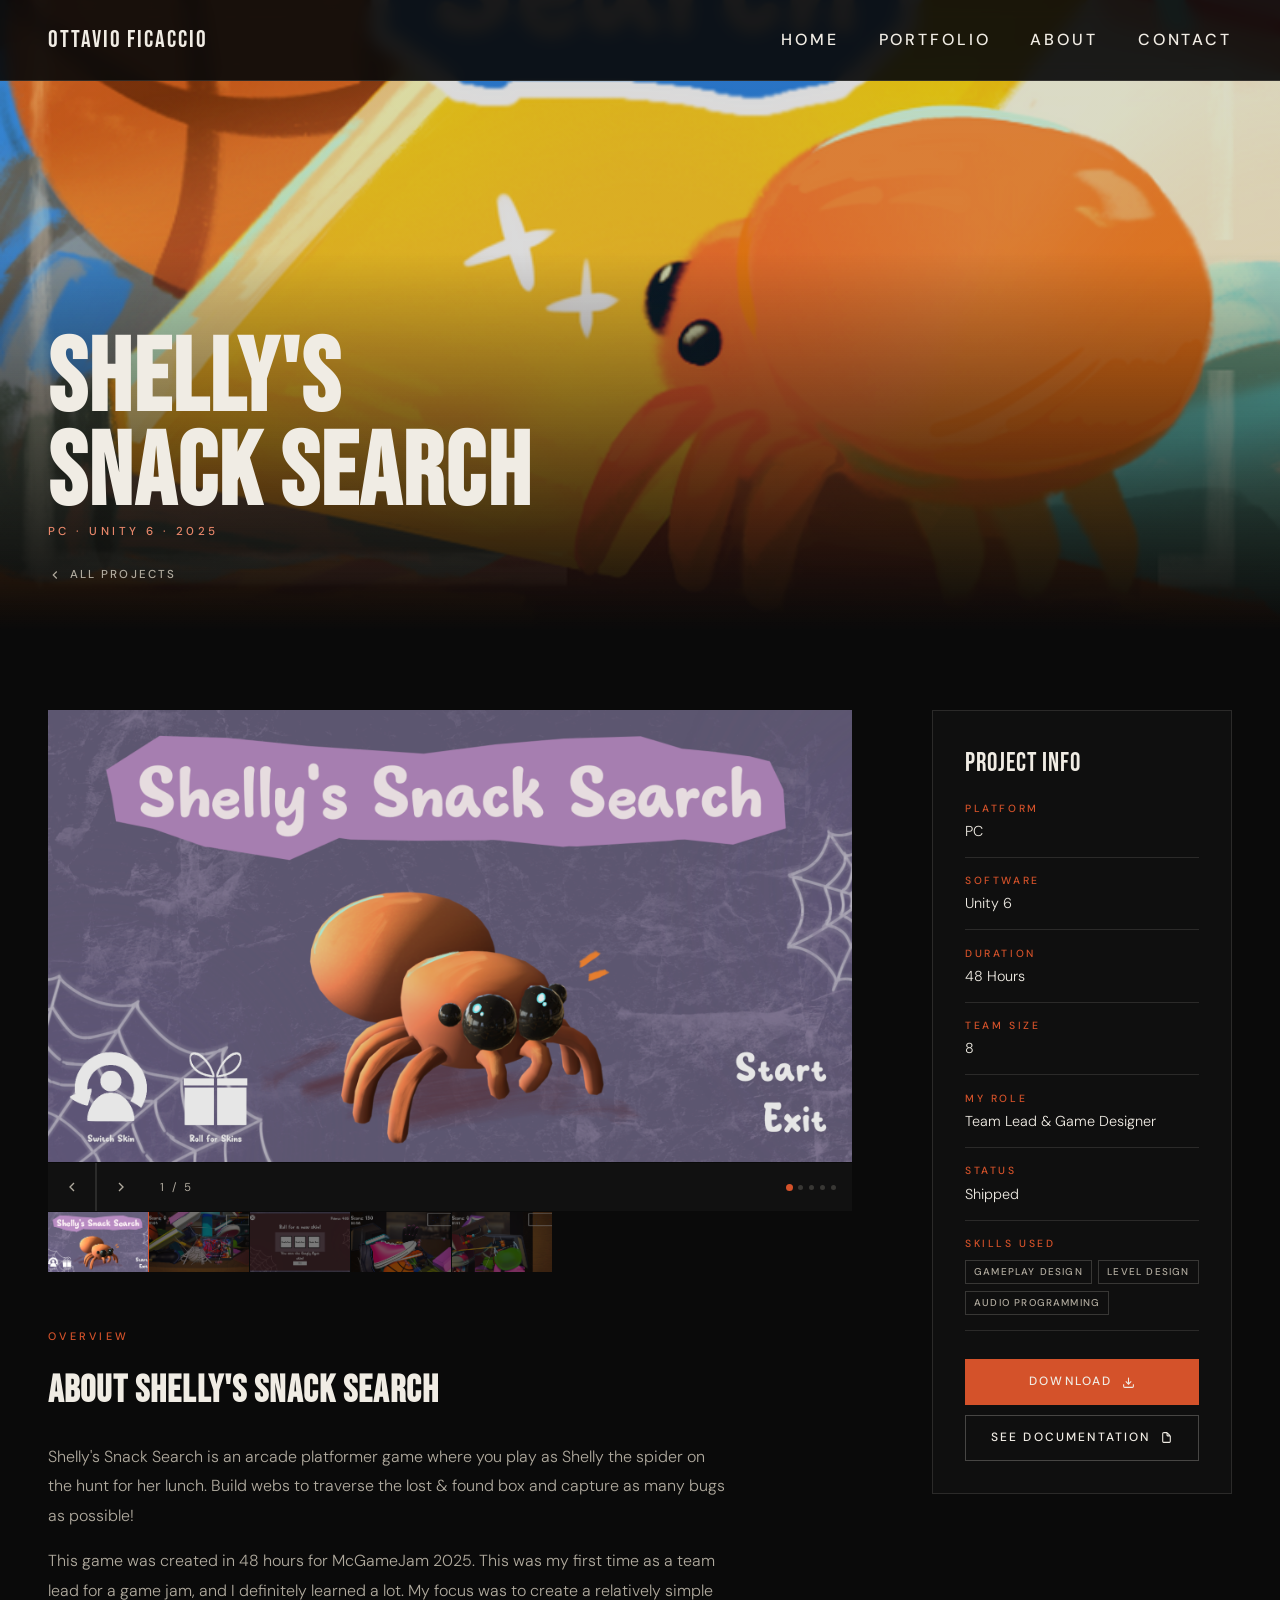
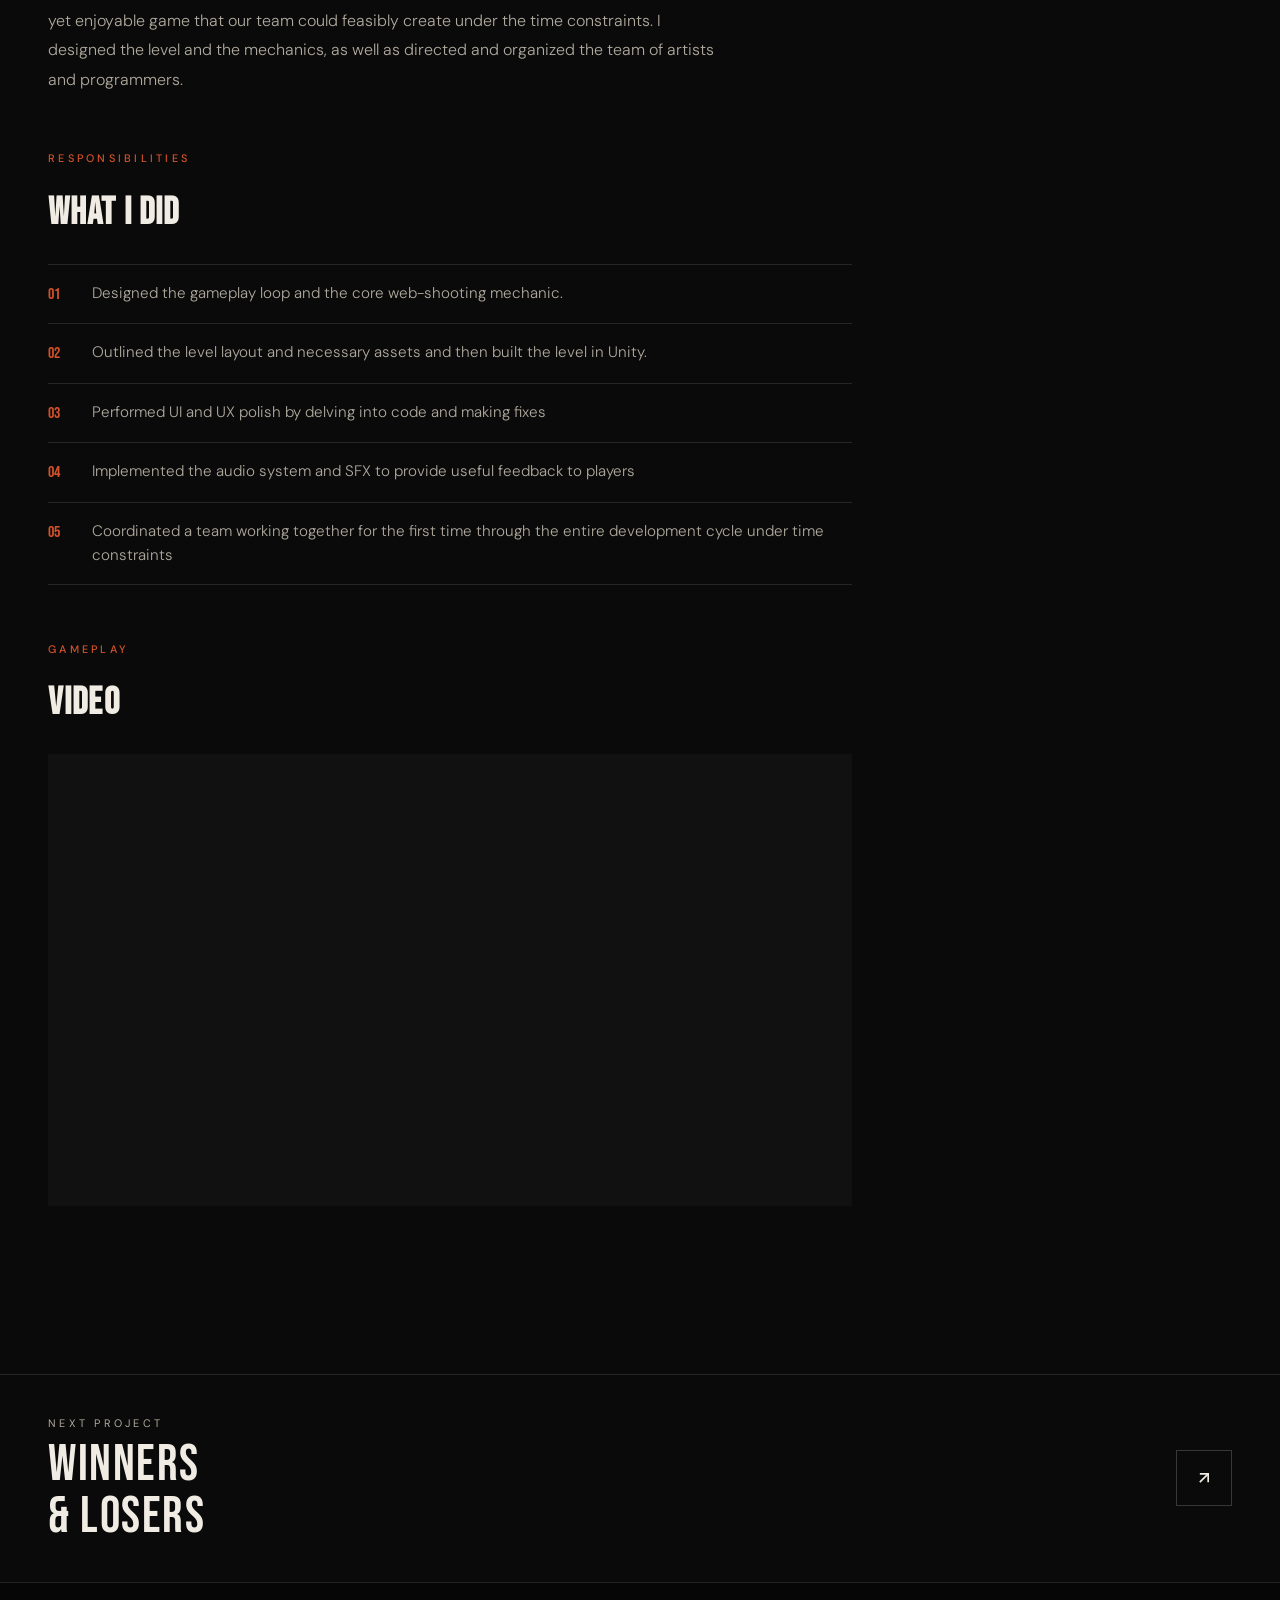
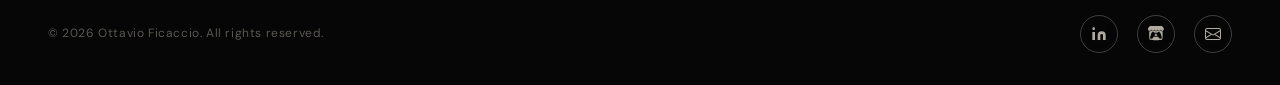
<file: projects/shelly-snack-search.html>
<!DOCTYPE html>
<html lang="en">
<head>
<meta charset="UTF-8" />
<meta name="viewport" content="width=device-width, initial-scale=1.0" />
<title>Ottavio Ficaccio | Shelly's Snack Search</title>
<link rel="preconnect" href="https://fonts.googleapis.com" />
<link rel="preconnect" href="https://fonts.gstatic.com" crossorigin />
<link href="https://fonts.googleapis.com/css2?family=Bebas+Neue&family=DM+Sans:ital,opsz,wght@0,9..40,300;0,9..40,400;0,9..40,500;1,9..40,300&display=swap" rel="stylesheet" />
<link rel="stylesheet" href="../styles/project.css" />

<style>
.hero-bg {
    background-image: url('../assets/shelly-snack-search/splash-uncropped.png');
    background-size: cover;
    background-position: center bottom; 
}
</style>
</head>
<body>

<!-- ── NAV ── -->
<nav>
<a href="../index.html" class="nav-logo">OTTAVIO FICACCIO</a>
<ul class="nav-links">
    <li><a href="../index.html">Home</a></li>
    <li><a href="../index.html#portfolio">Portfolio</a></li>
    <li><a href="../index.html#about">About</a></li>
    <li><a href="../index.html#contact">Contact</a></li>
</ul>
</nav>

<!-- ── HERO ── -->
<header class="project-hero">
<div class="hero-bg"></div>
<div class="hero-overlay"></div>
<div class="project-hero-content">
    <h1 class="project-title">Shelly's<br>Snack Search</h1>
    <span class="project-eyebrow">PC · Unity 6 · 2025</span>
    <a href="../index.html#portfolio" class="back-link">
        <svg viewBox="0 0 24 24"><polyline points="15 18 9 12 15 6"/></svg>
        All Projects
    </a>
</div>
</header>

<!-- ── MAIN CONTENT ── -->
<div class="project-body">

<!-- LEFT COLUMN -->
<main>

    <!-- SLIDESHOW -->
    <div class="slideshow" id="slideshow">
    <div class="slide-main" id="slideMain">
        <img src="../assets/shelly-snack-search/main-menu.png" alt="Main Menu" />
        <img src="../assets/shelly-snack-search/gameplay-1.png" alt="Gameplay 1" />
        <img src="../assets/shelly-snack-search/gacha.png" alt="Gacha Skin Mechanic" />
        <img src="../assets/shelly-snack-search/gameplay-2.png" alt="Gameplay 2" />
        <img src="../assets/shelly-snack-search/buff-1.png" alt="Alternate Skin" />
    </div>

    <div class="slide-controls">
        <button class="slide-btn" id="prevBtn" aria-label="Previous slide">
        <svg viewBox="0 0 24 24"><polyline points="15 18 9 12 15 6"/></svg>
        </button>
        <button class="slide-btn" id="nextBtn" aria-label="Next slide" style="border-right:none;border-left:1px solid var(--border);">
        <svg viewBox="0 0 24 24"><polyline points="9 18 15 12 9 6"/></svg>
        </button>
        <span class="slide-counter" id="slideCounter">1 / 5</span>
        <div class="slide-dots" id="slideDots"></div>
    </div>

    <div class="slide-thumbs" id="slideThumbs"></div>
    </div>

    <!-- OVERVIEW -->
    <div class="content-section">
    <p class="section-label">Overview</p>
    <h2 class="section-heading">About Shelly's Snack Search</h2>
    <div class="overview-text">
        <p>
            Shelly's Snack Search is an arcade platformer game where you play as Shelly the 
            spider on the hunt for her lunch. Build webs to traverse the lost & found box
            and capture as many bugs as possible! 
        </p>
        <p>
            This game was created in 48 hours for McGameJam 2025. This was my first time as
            a team lead for a game jam, and I definitely learned a lot. My focus was to create
            a relatively simple yet enjoyable game that our team could feasibly create under the 
            time constraints. I designed the level and the mechanics, as well as directed and 
            organized the team of artists and programmers.
        </p>
    </div>
    </div>

    <!-- TASKS / RESPONSIBILITIES -->
    <div class="content-section">
    <p class="section-label">Responsibilities</p>
    <h2 class="section-heading">What I Did</h2>
    <ul class="task-list" id="taskList">
        <li>
        <span class="task-num">01</span>
        <span>Designed the gameplay loop and the core web-shooting mechanic.</span>
        </li>
        <li>
        <span class="task-num">02</span>
        <span>Outlined the level layout and necessary assets and then built the level in Unity.</span>
        </li>
        <li>
        <span class="task-num">03</span>
        <span>Performed UI and UX polish by delving into code and making fixes</span>
        </li>
        <li>
        <span class="task-num">04</span>
        <span>Implemented the audio system and SFX to provide useful feedback to players</span>
        </li>
        <li>
        <span class="task-num">05</span>
        <span>Coordinated a team working together for the first time through the entire development cycle under time constraints</span>
        </li>
    </ul>
    </div>

    <!-- GAMEPLAY VIDEO -->
    <div class="video-section">
    <p class="section-label">Gameplay</p>
    <h2 class="section-heading">Video</h2>
    <div class="video-wrap">
        <iframe src="https://www.youtube.com/embed/CX--_cuZi98?si=V2eoDks7AhbJyxqx" 
                title="Gameplay video"
                allow="accelerometer; autoplay; clipboard-write; encrypted-media; gyroscope; picture-in-picture"
                allowfullscreen>
        </iframe>
    </div>
    </div>

</main>

<!-- RIGHT SIDEBAR -->
<aside class="sidebar">
    <div class="meta-card">
    <div class="meta-title">Project Info</div>

    <div class="meta-row">
        <span class="meta-key">Platform</span>
        <span class="meta-val">PC</span>
    </div>

    <div class="meta-row">
        <span class="meta-key">Software</span>
        <span class="meta-val">Unity 6</span>
    </div>

    <div class="meta-row">
        <span class="meta-key">Duration</span>
        <span class="meta-val">48 Hours</span>
    </div>

    <div class="meta-row">
        <span class="meta-key">Team Size</span>
        <span class="meta-val">8</span>
    </div>

    <div class="meta-row">
        <span class="meta-key">My Role</span>
        <span class="meta-val">Team Lead &amp; Game Designer</span>
    </div>

    <div class="meta-row">
        <span class="meta-key">Status</span>
        <span class="meta-val">Shipped</span>
    </div>

    <div class="meta-row">
        <span class="meta-key">Skills Used</span>
        <div class="meta-tags">

        <span class="tag">Gameplay Design</span>
        <span class="tag">Level Design</span>
        <span class="tag">Audio Programming</span>
        </div>
    </div>

    <!-- Optional links — remove any you don't need -->
    <div class="meta-links">
        <a href="https://flyingsheep22.itch.io/shellys-snack-search" class="btn primary">
        Download
        <svg viewBox="0 0 24 24"><path d="M21 15v4a2 2 0 0 1-2 2H5a2 2 0 0 1-2-2v-4"/><polyline points="7 10 12 15 17 10"/><line x1="12" y1="15" x2="12" y2="3"/></svg>
        </a>
        <a href="https://drive.google.com/drive/folders/165h8gAMfcM6p3rJWN7KmhTnZP9rBQ9We?usp=sharing" class="btn">
        See Documentation
        <svg viewBox="0 0 24 24"><path d="M19 9V17.8C19 18.9201 19 19.4802 18.782 19.908C18.5903 20.2843 18.2843 20.5903 17.908 20.782C17.4802 21 16.9201 21 15.8 21H8.2C7.07989 21 6.51984 21 6.09202 20.782C5.71569 20.5903 5.40973 20.2843 5.21799 19.908C5 19.4802 5 18.9201 5 17.8V6.2C5 5.07989 5 4.51984 5.21799 4.09202C5.40973 3.71569 5.71569 3.40973 6.09202 3.21799C6.51984 3 7.0799 3 8.2 3H13M19 9L13 3M19 9H14C13.4477 9 13 8.55228 13 8V3"/></svg>
        </a>
    </div>
    </div>
</aside>

</div>

<!-- ── NEXT PROJECT ── -->
<div class="next-project">
<a href="winners-and-losers.html" class="next-project-link">
    <div>
    <p class="next-label">Next Project</p>
    <p class="next-title">Winners<br>& Losers</p>
    </div>
    <div class="next-arrow">
    <svg viewBox="0 0 24 24"><line x1="7" y1="17" x2="17" y2="7"/><polyline points="7 7 17 7 17 17"/></svg>
    </div>
</a>
</div>

<!-- ── FOOTER ── -->
<footer>
    <div class="footer-copy-div"><p class="footer-copy">© 2026 Ottavio Ficaccio. All rights reserved.</p></div>
<div class="footer-socials">
        <!-- LinkedIn -->
        <a href="https://www.linkedin.com/in/tavio-ficaccio/" aria-label="LinkedIn">
            <svg viewBox="0 0 24 24"><path d="M16 8a6 6 0 0 1 6 6v7h-4v-7a2 2 0 0 0-2-2 2 2 0 0 0-2 2v7h-4v-7a6 6 0 0 1 6-6z"/><rect x="2" y="9" width="4" height="12"/><circle cx="4" cy="4" r="2"/></svg>
        </a>
        <!-- Itch.io -->
        <a href="https://typh0n4.itch.io/" aria-label="itch.io">
            <svg viewBox="0 0 248 248" xmlns="http://www.w3.org/2000/svg" fill="currentColor" style="width:16px;height:16px;">
                <path d="M31.99 1.365C21.287 7.72.2 31.945 0 38.298v10.516C0 62.144 12.46 73.86 23.773 73.86c13.584 0 24.902-11.258 24.903-24.62 0 13.362 10.93 24.62 24.515 24.62 13.586 0 24.165-11.258 24.165-24.62 0 13.362 11.622 24.62 25.207 24.62h.246c13.586 0 25.208-11.258 25.208-24.62 0 13.362 10.58 24.62 24.164 24.62 13.585 0 24.515-11.258 24.515-24.62 0 13.362 11.32 24.62 24.903 24.62 11.313 0 23.773-11.714 23.773-25.046V38.298c-.2-6.354-21.287-30.58-31.988-36.933C180.118.197 157.056-.005 122.685 0c-34.37.003-81.228.54-90.697 1.365zm65.194 66.217a28.025 28.025 0 0 1-4.78 6.155c-5.128 5.014-12.157 8.122-19.906 8.122a28.482 28.482 0 0 1-19.948-8.126c-1.858-1.82-3.27-3.766-4.563-6.032l-.006.004c-1.292 2.27-3.092 4.215-4.954 6.037a28.5 28.5 0 0 1-19.948 8.12c-.934 0-1.906-.258-2.692-.528-1.092 11.372-1.553 22.24-1.716 30.164l-.002.045c-.02 4.024-.04 7.333-.06 11.93.21 23.86-2.363 77.334 10.52 90.473 19.964 4.655 56.7 6.775 93.555 6.788h.006c36.854-.013 73.59-2.133 93.554-6.788 12.883-13.14 10.31-66.614 10.52-90.474-.022-4.596-.04-7.905-.06-11.93l-.003-.045c-.162-7.926-.623-18.793-1.715-30.165-.786.27-1.757.528-2.692.528a28.5 28.5 0 0 1-19.948-8.12c-1.862-1.822-3.662-3.766-4.955-6.037l-.006-.004c-1.294 2.266-2.705 4.213-4.563 6.032a28.48 28.48 0 0 1-19.947 8.125c-7.748 0-14.778-3.11-19.906-8.123a28.025 28.025 0 0 1-4.78-6.155 27.99 27.99 0 0 1-4.736 6.155 28.49 28.49 0 0 1-19.95 8.124c-.27 0-.54-.012-.81-.02h-.007c-.27.008-.54.02-.813.02a28.49 28.49 0 0 1-19.95-8.123 27.992 27.992 0 0 1-4.736-6.155zm-20.486 26.49l-.002.01h.015c8.113.017 15.32 0 24.25 9.746 7.028-.737 14.372-1.105 21.722-1.094h.006c7.35-.01 14.694.357 21.723 1.094 8.93-9.747 16.137-9.73 24.25-9.746h.014l-.002-.01c3.833 0 19.166 0 29.85 30.007L210 165.244c8.504 30.624-2.723 31.373-16.727 31.4-20.768-.773-32.267-15.855-32.267-30.935-11.496 1.884-24.907 2.826-38.318 2.827h-.006c-13.412 0-26.823-.943-38.318-2.827 0 15.08-11.5 30.162-32.267 30.935-14.004-.027-25.23-.775-16.726-31.4L46.85 124.08c10.684-30.007 26.017-30.007 29.85-30.007zm45.985 23.582v.006c-.02.02-21.863 20.08-25.79 27.215l14.304-.573v12.474c0 .584 5.74.346 11.486.08h.006c5.744.266 11.485.504 11.485-.08v-12.474l14.304.573c-3.928-7.135-25.79-27.215-25.79-27.215v-.006l-.003.002z"></path>
            </svg>
        </a>
        <!-- Email -->
        <a href="mailto:tavfic@gmail.com" aria-label="Email">
            <svg viewBox="0 0 16 16" xmlns="http://www.w3.org/2000/svg" fill="currentColor" style="width:16px;height:16px;">
                <path d="M0 4a2 2 0 0 1 2-2h12a2 2 0 0 1 2 2v8a2 2 0 0 1-2 2H2a2 2 0 0 1-2-2zm2-1a1 1 0 0 0-1 1v.217l7 4.2 7-4.2V4a1 1 0 0 0-1-1zm13 2.383-4.708 2.825L15 11.105zm-.034 6.876-5.64-3.471L8 9.583l-1.326-.795-5.64 3.47A1 1 0 0 0 2 13h12a1 1 0 0 0 .966-.741M1 11.105l4.708-2.897L1 5.383z"/>
            </svg>
        </a>
    </div>
</footer>

<script>
// ── SLIDESHOW ──
const mainEl = document.getElementById('slideMain');
const slides = Array.from(mainEl.children);
const counter = document.getElementById('slideCounter');
const dotsEl  = document.getElementById('slideDots');
const thumbsEl = document.getElementById('slideThumbs');
let current = 0;

// Build dots and thumbnails from whatever slides exist
slides.forEach((slide, i) => {
    // Dot
    const dot = document.createElement('button');
    dot.className = 'dot' + (i === 0 ? ' active' : '');
    dot.setAttribute('aria-label', 'Go to slide ' + (i + 1));
    dot.addEventListener('click', () => goTo(i));
    dotsEl.appendChild(dot);

    // Thumbnail
    const thumb = document.createElement('button');
    thumb.className = 'thumb' + (i === 0 ? ' active' : '');

    // If the slide has an img child, clone it for the thumb
    const img = slide.tagName === 'IMG' ? slide : slide.querySelector('img');
    if (img) {
    const tImg = document.createElement('img');
    tImg.src = img.src;
    tImg.alt = img.alt || '';
    thumb.appendChild(tImg);
    } else {
    thumb.textContent = i + 1;
    }

    thumb.addEventListener('click', () => goTo(i));
    thumbsEl.appendChild(thumb);
});

function goTo(n) {
    slides[current].style.display = 'none';
    document.querySelectorAll('.dot')[current].classList.remove('active');
    document.querySelectorAll('.thumb')[current].classList.remove('active');

    current = (n + slides.length) % slides.length;

    slides[current].style.display = '';
    document.querySelectorAll('.dot')[current].classList.add('active');
    document.querySelectorAll('.thumb')[current].classList.add('active');
    counter.textContent = (current + 1) + ' / ' + slides.length;

    // Scroll thumb into view
    document.querySelectorAll('.thumb')[current].scrollIntoView({ behavior: 'smooth', block: 'nearest', inline: 'center' });
}

// Hide all but first on init
slides.forEach((s, i) => { if (i !== 0) s.style.display = 'none'; });
counter.textContent = '1 / ' + slides.length;

document.getElementById('prevBtn').addEventListener('click', () => goTo(current - 1));
document.getElementById('nextBtn').addEventListener('click', () => goTo(current + 1));

// Keyboard navigation
document.addEventListener('keydown', e => {
    if (e.key === 'ArrowLeft')  goTo(current - 1);
    if (e.key === 'ArrowRight') goTo(current + 1);
});

// Auto-number task list items
const tasks = document.querySelectorAll('#taskList .task-num');
tasks.forEach((el, i) => {
    el.textContent = String(i + 1).padStart(2, '0');
});
</script>

</body>
</html>
</file>
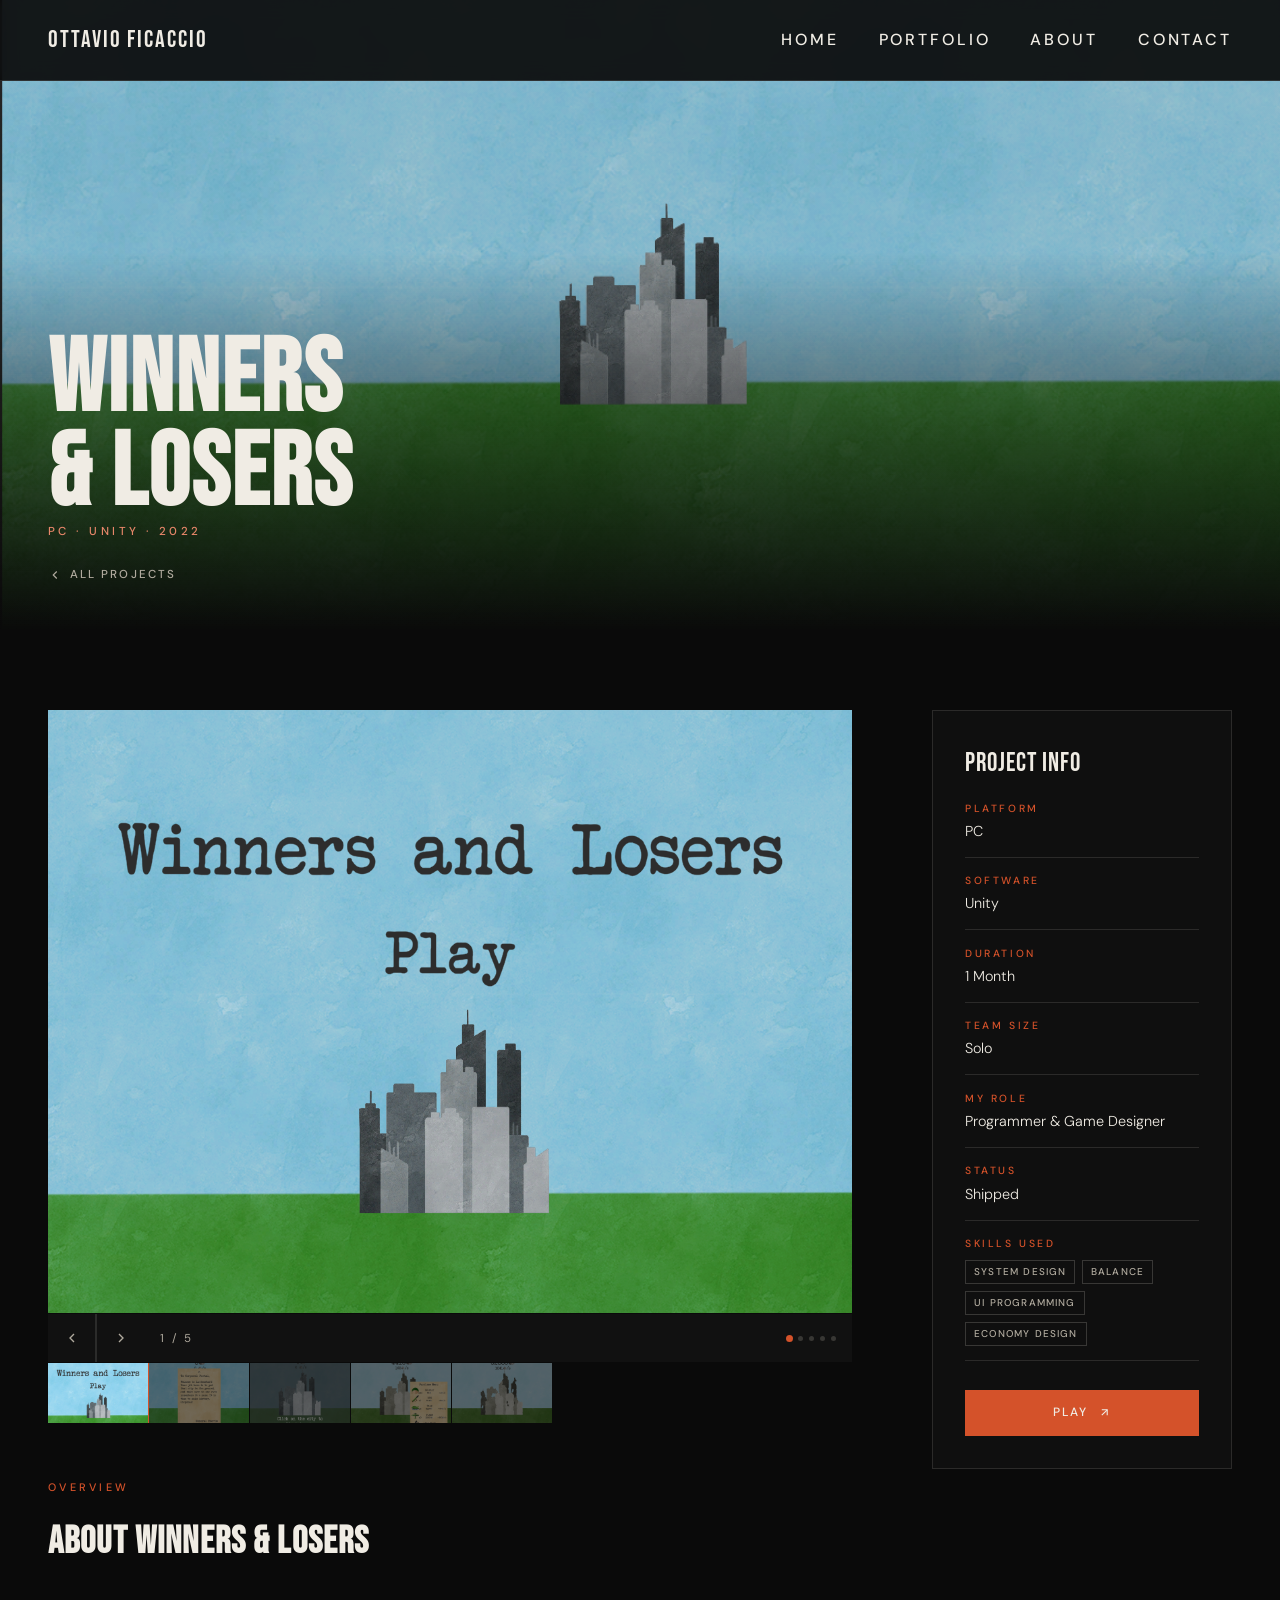
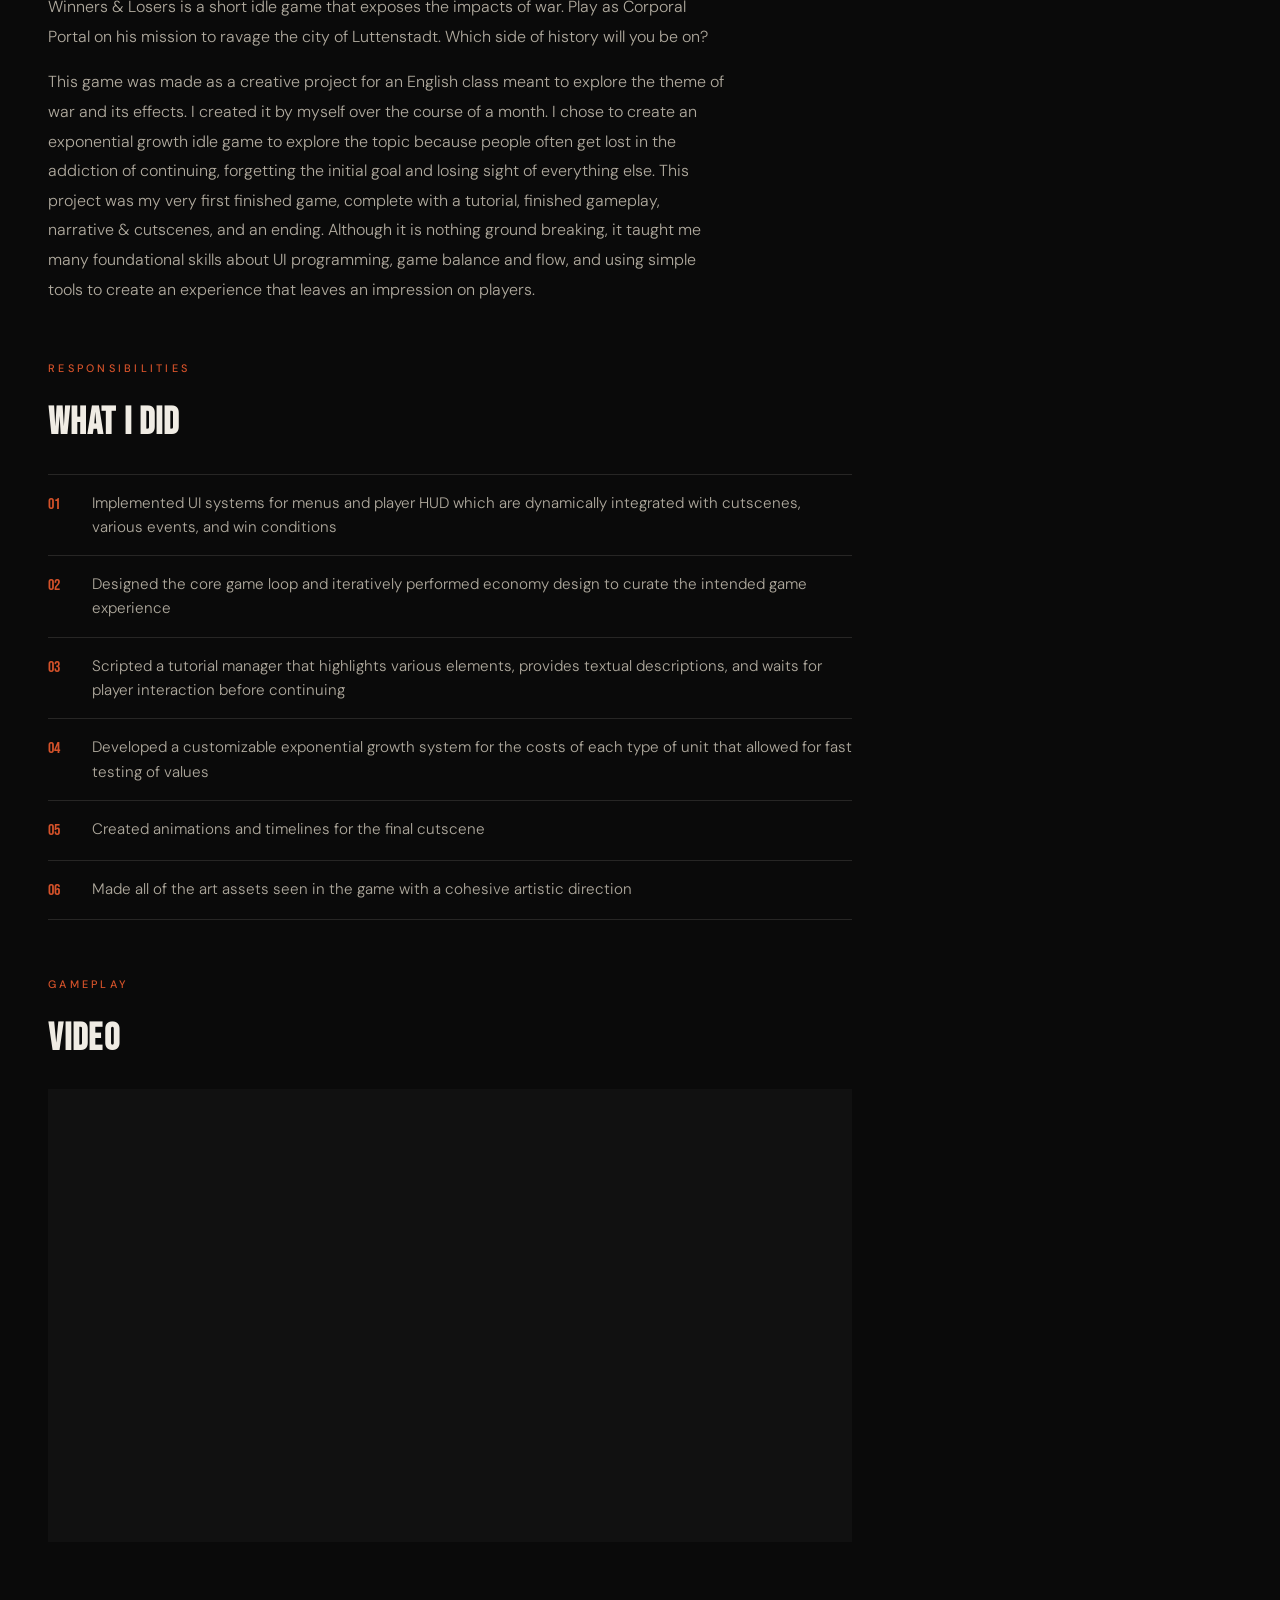
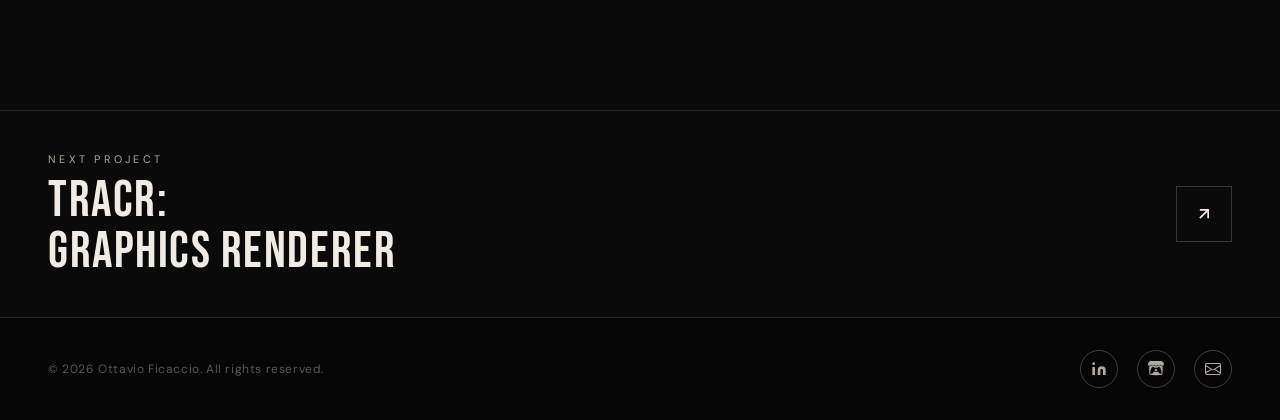
<file: projects/winners-and-losers.html>
<!DOCTYPE html>
<html lang="en">
<head>
<meta charset="UTF-8" />
<meta name="viewport" content="width=device-width, initial-scale=1.0" />
<title>Ottavio Ficaccio | Winners & Losers</title>
<link rel="preconnect" href="https://fonts.googleapis.com" />
<link rel="preconnect" href="https://fonts.gstatic.com" crossorigin />
<link href="https://fonts.googleapis.com/css2?family=Bebas+Neue&family=DM+Sans:ital,opsz,wght@0,9..40,300;0,9..40,400;0,9..40,500;1,9..40,300&display=swap" rel="stylesheet" />
<link rel="stylesheet" href="../styles/project.css" />

<style>
.hero-bg {
    background-image: url('../assets/winners-and-losers/hero.png');
    background-size: cover;
    background-position: center; 
}

.slide-main {
    aspect-ratio: 4/3;
}
</style>
</head>
<body>

<!-- ── NAV ── -->
<nav>
<a href="../index.html" class="nav-logo">OTTAVIO FICACCIO</a>
<ul class="nav-links">
    <li><a href="../index.html">Home</a></li>
    <li><a href="../index.html#portfolio">Portfolio</a></li>
    <li><a href="../index.html#about">About</a></li>
    <li><a href="../index.html#contact">Contact</a></li>
</ul>
</nav>

<!-- ── HERO ── -->
<header class="project-hero">
<div class="hero-bg"></div>
<div class="hero-overlay"></div>
<div class="project-hero-content">
    <h1 class="project-title">Winners<br>& Losers</h1>
    <span class="project-eyebrow">PC · Unity · 2022</span>
    <a href="../index.html#portfolio" class="back-link">
        <svg viewBox="0 0 24 24"><polyline points="15 18 9 12 15 6"/></svg>
        All Projects
    </a>
</div>
</header>

<!-- ── MAIN CONTENT ── -->
<div class="project-body">

<!-- LEFT COLUMN -->
<main>

    <!-- SLIDESHOW -->
    <div class="slideshow" id="slideshow">
    <div class="slide-main" id="slideMain">
        <img src="../assets/winners-and-losers/main-menu.png" alt="Main Menu" />
        <img src="../assets/winners-and-losers/letter.png" alt="First Letter" />
        <img src="../assets/winners-and-losers/tutorial.png" alt="Tutorial" />
        <img src="../assets/winners-and-losers/purchase-menu.png" alt="Purchase Menu" />
        <img src="../assets/winners-and-losers/destruction.png" alt="Destruction" />
    </div>

    <div class="slide-controls">
        <button class="slide-btn" id="prevBtn" aria-label="Previous slide">
        <svg viewBox="0 0 24 24"><polyline points="15 18 9 12 15 6"/></svg>
        </button>
        <button class="slide-btn" id="nextBtn" aria-label="Next slide" style="border-right:none;border-left:1px solid var(--border);">
        <svg viewBox="0 0 24 24"><polyline points="9 18 15 12 9 6"/></svg>
        </button>
        <span class="slide-counter" id="slideCounter">1 / 5</span>
        <div class="slide-dots" id="slideDots"></div>
    </div>

    <div class="slide-thumbs" id="slideThumbs"></div>
    </div>

    <!-- OVERVIEW -->
    <div class="content-section">
    <p class="section-label">Overview</p>
    <h2 class="section-heading">About Winners & Losers</h2>
    <div class="overview-text">
        <p>
        Winners & Losers is a short idle game that exposes the impacts of war. Play as Corporal
        Portal on his mission to ravage the city of Luttenstadt. Which side of history will you be on? 
        </p>
        <p>
            This game was made as a creative project for an English class meant to explore the theme
            of war and its effects. I created it by myself over the course of a month. I chose to 
            create an exponential growth idle game to explore the topic because people often get lost
            in the addiction of continuing, forgetting the initial goal and losing sight of everything else.
            This project was my very first finished game, complete with a tutorial, finished gameplay, narrative & 
            cutscenes, and an ending. Although it is nothing ground breaking, it taught me many foundational skills
            about UI programming, game balance and flow, and using simple tools to create an experience
            that leaves an impression on players. 
        </p>
    </div>
    </div>

    <!-- TASKS / RESPONSIBILITIES -->
    <div class="content-section">
    <p class="section-label">Responsibilities</p>
    <h2 class="section-heading">What I Did</h2>
    <ul class="task-list" id="taskList">
        <li>
        <span class="task-num">01</span>
        <span>Implemented UI systems for menus and player HUD which are dynamically integrated with cutscenes, various events, and win conditions</span>
        </li>
        <li>
        <span class="task-num">02</span>
        <span>Designed the core game loop and iteratively performed economy design to curate the intended game experience</span>
        </li>
        <li>
        <span class="task-num">03</span>
        <span>Scripted a tutorial manager that highlights various elements, provides textual descriptions, and waits for player interaction before continuing</span>
        </li>
        <li>
        <span class="task-num">03</span>
        <span>Developed a customizable exponential growth system for the costs of each type of unit that allowed for fast testing of values</span>
        </li>
        <li>
        <span class="task-num">04</span>
        <span>Created animations and timelines for the final cutscene</span>
        </li>
        <li>
        <span class="task-num">05</span>
        <span>Made all of the art assets seen in the game with a cohesive artistic direction</span>
        </li>
    </ul>
    </div>

    <!-- GAMEPLAY VIDEO -->
    <div class="video-section">
    <p class="section-label">Gameplay</p>
    <h2 class="section-heading">Video</h2>
    <div class="video-wrap">
        <iframe src="https://www.youtube.com/embed/K7Ar9DF8JDo?si=2suWH3o2kBEcPUrp"
                title="Gameplay video"
                allow="accelerometer; autoplay; clipboard-write; encrypted-media; gyroscope; picture-in-picture"
                allowfullscreen>
        </iframe>
    </div>
    </div>

</main>

<!-- RIGHT SIDEBAR -->
<aside class="sidebar">
    <div class="meta-card">
    <div class="meta-title">Project Info</div>

    <div class="meta-row">
        <span class="meta-key">Platform</span>
        <span class="meta-val">PC</span>
    </div>

    <div class="meta-row">
        <span class="meta-key">Software</span>
        <span class="meta-val">Unity</span>
    </div>

    <div class="meta-row">
        <span class="meta-key">Duration</span>
        <span class="meta-val">1 Month</span>
    </div>

    <div class="meta-row">
        <span class="meta-key">Team Size</span>
        <span class="meta-val">Solo</span>
    </div>

    <div class="meta-row">
        <span class="meta-key">My Role</span>
        <span class="meta-val">Programmer &amp; Game Designer</span>
    </div>

    <div class="meta-row">
        <span class="meta-key">Status</span>
        <span class="meta-val">Shipped</span>
    </div>

    <div class="meta-row">
        <span class="meta-key">Skills Used</span>
        <div class="meta-tags">

        <span class="tag">System Design</span>
        <span class="tag">Balance</span>
        <span class="tag">UI Programming</span>
        <span class="tag">Economy Design</span>
        </div>
    </div>

    <!-- Optional links — remove any you don't need -->
    <div class="meta-links">
        <a href="https://typh0n4.itch.io/winners-and-losers" class="btn primary">
        Play
        <svg viewBox="0 0 24 24"><line x1="7" y1="17" x2="17" y2="7"/><polyline points="7 7 17 7 17 17"/></svg>
        </a>
    </div>
    </div>
</aside>

</div>

<!-- ── NEXT PROJECT ── -->
<div class="next-project">
<a href="raytracer.html" class="next-project-link">
    <div>
    <p class="next-label">Next Project</p>
    <p class="next-title">tracr:<br>Graphics Renderer</p>
    </div>
    <div class="next-arrow">
    <svg viewBox="0 0 24 24"><line x1="7" y1="17" x2="17" y2="7"/><polyline points="7 7 17 7 17 17"/></svg>
    </div>
</a>
</div>

<!-- ── FOOTER ── -->
<footer>
    <div class="footer-copy-div"><p class="footer-copy">© 2026 Ottavio Ficaccio. All rights reserved.</p></div>
<div class="footer-socials">
        <!-- LinkedIn -->
        <a href="https://www.linkedin.com/in/tavio-ficaccio/" aria-label="LinkedIn">
            <svg viewBox="0 0 24 24"><path d="M16 8a6 6 0 0 1 6 6v7h-4v-7a2 2 0 0 0-2-2 2 2 0 0 0-2 2v7h-4v-7a6 6 0 0 1 6-6z"/><rect x="2" y="9" width="4" height="12"/><circle cx="4" cy="4" r="2"/></svg>
        </a>
        <!-- Itch.io -->
        <a href="https://typh0n4.itch.io/" aria-label="itch.io">
            <svg viewBox="0 0 248 248" xmlns="http://www.w3.org/2000/svg" fill="currentColor" style="width:16px;height:16px;">
                <path d="M31.99 1.365C21.287 7.72.2 31.945 0 38.298v10.516C0 62.144 12.46 73.86 23.773 73.86c13.584 0 24.902-11.258 24.903-24.62 0 13.362 10.93 24.62 24.515 24.62 13.586 0 24.165-11.258 24.165-24.62 0 13.362 11.622 24.62 25.207 24.62h.246c13.586 0 25.208-11.258 25.208-24.62 0 13.362 10.58 24.62 24.164 24.62 13.585 0 24.515-11.258 24.515-24.62 0 13.362 11.32 24.62 24.903 24.62 11.313 0 23.773-11.714 23.773-25.046V38.298c-.2-6.354-21.287-30.58-31.988-36.933C180.118.197 157.056-.005 122.685 0c-34.37.003-81.228.54-90.697 1.365zm65.194 66.217a28.025 28.025 0 0 1-4.78 6.155c-5.128 5.014-12.157 8.122-19.906 8.122a28.482 28.482 0 0 1-19.948-8.126c-1.858-1.82-3.27-3.766-4.563-6.032l-.006.004c-1.292 2.27-3.092 4.215-4.954 6.037a28.5 28.5 0 0 1-19.948 8.12c-.934 0-1.906-.258-2.692-.528-1.092 11.372-1.553 22.24-1.716 30.164l-.002.045c-.02 4.024-.04 7.333-.06 11.93.21 23.86-2.363 77.334 10.52 90.473 19.964 4.655 56.7 6.775 93.555 6.788h.006c36.854-.013 73.59-2.133 93.554-6.788 12.883-13.14 10.31-66.614 10.52-90.474-.022-4.596-.04-7.905-.06-11.93l-.003-.045c-.162-7.926-.623-18.793-1.715-30.165-.786.27-1.757.528-2.692.528a28.5 28.5 0 0 1-19.948-8.12c-1.862-1.822-3.662-3.766-4.955-6.037l-.006-.004c-1.294 2.266-2.705 4.213-4.563 6.032a28.48 28.48 0 0 1-19.947 8.125c-7.748 0-14.778-3.11-19.906-8.123a28.025 28.025 0 0 1-4.78-6.155 27.99 27.99 0 0 1-4.736 6.155 28.49 28.49 0 0 1-19.95 8.124c-.27 0-.54-.012-.81-.02h-.007c-.27.008-.54.02-.813.02a28.49 28.49 0 0 1-19.95-8.123 27.992 27.992 0 0 1-4.736-6.155zm-20.486 26.49l-.002.01h.015c8.113.017 15.32 0 24.25 9.746 7.028-.737 14.372-1.105 21.722-1.094h.006c7.35-.01 14.694.357 21.723 1.094 8.93-9.747 16.137-9.73 24.25-9.746h.014l-.002-.01c3.833 0 19.166 0 29.85 30.007L210 165.244c8.504 30.624-2.723 31.373-16.727 31.4-20.768-.773-32.267-15.855-32.267-30.935-11.496 1.884-24.907 2.826-38.318 2.827h-.006c-13.412 0-26.823-.943-38.318-2.827 0 15.08-11.5 30.162-32.267 30.935-14.004-.027-25.23-.775-16.726-31.4L46.85 124.08c10.684-30.007 26.017-30.007 29.85-30.007zm45.985 23.582v.006c-.02.02-21.863 20.08-25.79 27.215l14.304-.573v12.474c0 .584 5.74.346 11.486.08h.006c5.744.266 11.485.504 11.485-.08v-12.474l14.304.573c-3.928-7.135-25.79-27.215-25.79-27.215v-.006l-.003.002z"></path>
            </svg>
        </a>
        <!-- Email -->
        <a href="mailto:tavfic@gmail.com" aria-label="Email">
            <svg viewBox="0 0 16 16" xmlns="http://www.w3.org/2000/svg" fill="currentColor" style="width:16px;height:16px;">
                <path d="M0 4a2 2 0 0 1 2-2h12a2 2 0 0 1 2 2v8a2 2 0 0 1-2 2H2a2 2 0 0 1-2-2zm2-1a1 1 0 0 0-1 1v.217l7 4.2 7-4.2V4a1 1 0 0 0-1-1zm13 2.383-4.708 2.825L15 11.105zm-.034 6.876-5.64-3.471L8 9.583l-1.326-.795-5.64 3.47A1 1 0 0 0 2 13h12a1 1 0 0 0 .966-.741M1 11.105l4.708-2.897L1 5.383z"/>
            </svg>
        </a>
    </div>
</footer>

<script>
// ── SLIDESHOW ──
const mainEl = document.getElementById('slideMain');
const slides = Array.from(mainEl.children);
const counter = document.getElementById('slideCounter');
const dotsEl  = document.getElementById('slideDots');
const thumbsEl = document.getElementById('slideThumbs');
let current = 0;

// Build dots and thumbnails from whatever slides exist
slides.forEach((slide, i) => {
    // Dot
    const dot = document.createElement('button');
    dot.className = 'dot' + (i === 0 ? ' active' : '');
    dot.setAttribute('aria-label', 'Go to slide ' + (i + 1));
    dot.addEventListener('click', () => goTo(i));
    dotsEl.appendChild(dot);

    // Thumbnail
    const thumb = document.createElement('button');
    thumb.className = 'thumb' + (i === 0 ? ' active' : '');

    // If the slide has an img child, clone it for the thumb
    const img = slide.tagName === 'IMG' ? slide : slide.querySelector('img');
    if (img) {
    const tImg = document.createElement('img');
    tImg.src = img.src;
    tImg.alt = img.alt || '';
    thumb.appendChild(tImg);
    } else {
    thumb.textContent = i + 1;
    }

    thumb.addEventListener('click', () => goTo(i));
    thumbsEl.appendChild(thumb);
});

function goTo(n) {
    slides[current].style.display = 'none';
    document.querySelectorAll('.dot')[current].classList.remove('active');
    document.querySelectorAll('.thumb')[current].classList.remove('active');

    current = (n + slides.length) % slides.length;

    slides[current].style.display = '';
    document.querySelectorAll('.dot')[current].classList.add('active');
    document.querySelectorAll('.thumb')[current].classList.add('active');
    counter.textContent = (current + 1) + ' / ' + slides.length;

    // Scroll thumb into view
    document.querySelectorAll('.thumb')[current].scrollIntoView({ behavior: 'smooth', block: 'nearest', inline: 'center' });
}

// Hide all but first on init
slides.forEach((s, i) => { if (i !== 0) s.style.display = 'none'; });
counter.textContent = '1 / ' + slides.length;

document.getElementById('prevBtn').addEventListener('click', () => goTo(current - 1));
document.getElementById('nextBtn').addEventListener('click', () => goTo(current + 1));

// Keyboard navigation
document.addEventListener('keydown', e => {
    if (e.key === 'ArrowLeft')  goTo(current - 1);
    if (e.key === 'ArrowRight') goTo(current + 1);
});

// Auto-number task list items
const tasks = document.querySelectorAll('#taskList .task-num');
tasks.forEach((el, i) => {
    el.textContent = String(i + 1).padStart(2, '0');
});
</script>

</body>
</html>
</file>
<file: styles/project.css>
*, *::before, *::after { box-sizing: border-box; margin: 0; padding: 0; }

:root {
    --black: #0a0a0a;
    --off-white: #f0ece4;
    --warm-gray: #b0aa9e;
    --accent: #d4522a;
    --accent-light: #e8876a;
    --card-bg: #141414;
    --border: rgba(240,236,228,0.12);
    --font-display: 'Bebas Neue', sans-serif;
    --font-body: 'DM Sans', sans-serif;
}

html { 
    scroll-behavior: smooth; 
    overscroll-behavior: none;
}

body {
    background: var(--black);
    color: var(--off-white);
    font-family: var(--font-body);
    font-size: 16px;
    line-height: 1.65;
    overflow-x: hidden;
}

/* ── NAV ── */
nav {
    position: fixed;
    top: 0; left: 0; right: 0;
    z-index: 100;
    display: flex;
    align-items: center;
    justify-content: space-between;
    padding: 1.25rem 3rem;
    background: rgba(10,10,10,0.92);
    backdrop-filter: blur(8px);
    border-bottom: 1px solid var(--border);
}

.nav-logo {
    font-family: var(--font-display);
    font-size: 1.5rem;
    letter-spacing: 0.08em;
    color: var(--off-white);
    text-decoration: none;
}

.nav-links {
    display: flex;
    gap: 2.5rem;
    list-style: none;
}

.nav-links a {
    font-size: 1.0rem;
    font-weight: 500;
    letter-spacing: 0.18em;
    text-transform: uppercase;
    color: var(--off-white);
    text-decoration: none;
    transition: color 0.2s;
}

.nav-links a:hover { color: var(--accent-light); }

/* ── HERO BANNER ── */
.project-hero {
    position: relative;
    height: 70vh;
    min-height: 420px;
    display: flex;
    align-items: flex-end;
    overflow: hidden;
    margin-top: 0;
    padding-top: 72px; /* nav height */
}

.hero-bg {
    position: absolute;
    inset: 0;
    /* TODO: Replace with your project's key art:
    background-image: url('project-hero.jpg');
    background-size: cover;
    background-position: center; */
    background: linear-gradient(145deg, #1c1c2e 0%, #2d1b4e 50%, #1a1228 100%);
    transform: scale(1.03);
    animation: heroZoom 10s ease-out forwards;
}

@keyframes heroZoom {
    from { transform: scale(1.06); }
    to   { transform: scale(1.0); }
}

.hero-overlay {
    position: absolute;
    inset: 0;
    background: linear-gradient(to top, rgba(10,10,10,1) 0%, rgba(10,10,10,0.15) 60%);
}

.project-hero-content {
    position: relative;
    z-index: 2;
    padding: 0 3rem 2.5rem;
    width: 100%;
    animation: fadeUp 0.8s 0.2s both;
}

@keyframes fadeUp {
    from { opacity: 0; transform: translateY(20px); }
    to   { opacity: 1; transform: translateY(0); }
}

.back-link {
    display: inline-flex;
    align-items: center;
    gap: 0.5rem;
    font-size: 0.72rem;
    font-weight: 500;
    letter-spacing: 0.18em;
    text-transform: uppercase;
    color: var(--warm-gray);
    text-decoration: none;
    margin-top: 1rem;
    transition: color 0.2s;
}

.back-link:hover { color: var(--off-white); }
.back-link svg { width: 14px; height: 14px; stroke: currentColor; fill: none; stroke-width: 2; }

.project-eyebrow {
    font-size: 0.72rem;
    font-weight: 500;
    letter-spacing: 0.3em;
    text-transform: uppercase;
    color: var(--accent-light);
    margin-bottom: 0.5rem;
    display: block;
}

.project-title {
    font-family: var(--font-display);
    font-size: clamp(3rem, 8vw, 7rem);
    line-height: 0.92;
    letter-spacing: 0.02em;
    color: var(--off-white);
    max-width: 800px;
}

/* ── MAIN LAYOUT ── */
.project-body {
    max-width: 1280px;
    margin: 0 auto;
    padding: 5rem 3rem 7rem;
    display: grid;
    grid-template-columns: 1fr 300px;
    gap: 5rem;
    align-items: start;
}

/* ── SLIDESHOW ── */
.slideshow {
    width: 100%;
    margin-bottom: 3.5rem;
}

.slide-main {
    width: 100%;
    aspect-ratio: 16/9;
    overflow: hidden;
    background: #111;
    position: relative;
}

.slide-main img {
    width: 100%;
    height: 100%;
    object-fit: cover;
    display: block;
    filter: brightness(0.9);
    transition: opacity 0.4s ease;
}

/* Placeholder when no image */
.slide-placeholder {
    width: 100%;
    height: 100%;
    display: flex;
    align-items: center;
    justify-content: center;
    font-family: var(--font-display);
    font-size: 1rem;
    letter-spacing: 0.25em;
    color: rgba(240,236,228,0.2);
    background: #111;
}

.slide-controls {
    display: flex;
    align-items: center;
    gap: 0;
    margin-top: 1px;
}

.slide-btn {
    background: #111;
    border: none;
    border-right: 1px solid var(--border);
    color: var(--warm-gray);
    width: 48px; height: 48px;
    cursor: pointer;
    display: flex;
    align-items: center;
    justify-content: center;
    transition: background 0.2s, color 0.2s;
    flex-shrink: 0;
}

.slide-btn:hover { background: var(--accent); color: var(--off-white); }
.slide-btn svg { width: 16px; height: 16px; stroke: currentColor; fill: none; stroke-width: 2; }

.slide-counter {
    font-size: 0.72rem;
    letter-spacing: 0.2em;
    color: var(--warm-gray);
    padding: 0 1rem;
    flex: 1;
    background: #111;
    height: 48px;
    display: flex;
    align-items: center;
}

.slide-dots {
    display: flex;
    gap: 6px;
    align-items: center;
    padding: 0 1rem;
    background: #111;
    height: 48px;
}

.dot {
    width: 5px; height: 5px;
    border-radius: 50%;
    background: rgba(176,170,158,0.25);
    cursor: pointer;
    transition: background 0.2s, transform 0.2s;
    border: none;
}

.dot.active {
    background: var(--accent);
    transform: scale(1.4);
}

/* Thumbnail strip */
.slide-thumbs {
    display: flex;
    gap: 1px;
    margin-top: 1px;
    overflow-x: auto;
    scrollbar-width: none;
}

.slide-thumbs::-webkit-scrollbar { display: none; }

.thumb {
    flex-shrink: 0;
    width: 100px; height: 60px;
    overflow: hidden;
    cursor: pointer;
    opacity: 0.45;
    transition: opacity 0.2s;
    border: none;
    padding: 0;
    background: #181818;
    display: flex;
    align-items: center;
    justify-content: center;
    font-family: var(--font-display);
    font-size: 0.6rem;
    letter-spacing: 0.1em;
    color: rgba(240,236,228,0.3);
}

.thumb img { width: 100%; height: 100%; object-fit: cover; display: block; }
.thumb.active, .thumb:hover { opacity: 1; }
.thumb.active { outline: 1px solid var(--accent); }

/* ── OVERVIEW + TASKS ── */
.content-section { margin-bottom: 3.5rem; }

.section-label {
    font-size: 0.68rem;
    font-weight: 500;
    letter-spacing: 0.3em;
    text-transform: uppercase;
    color: var(--accent);
    margin-bottom: 0.8rem;
}

.section-heading {
    font-family: var(--font-display);
    font-size: 2.4rem;
    letter-spacing: 0.03em;
    color: var(--off-white);
    margin-bottom: 1.2rem;
}

.overview-text {
    font-size: 1rem;
    font-weight: 300;
    color: var(--warm-gray);
    line-height: 1.85;
    max-width: 680px;
}

.overview-text p + p { margin-top: 1rem; }

.overview-text strong {
    font-weight: 500;
    color: var(--off-white);
}

/* Task list */
.task-list {
    list-style: none;
    display: flex;
    flex-direction: column;
    gap: 0;
}

.task-list li {
    display: flex;
    align-items: flex-start;
    gap: 1rem;
    padding: 1rem 0;
    border-bottom: 1px solid var(--border);
    font-size: 0.95rem;
    font-weight: 300;
    color: var(--warm-gray);
    line-height: 1.6;
    transition: color 0.2s;
}

.task-list li:first-child { border-top: 1px solid var(--border); }
.task-list li:hover { color: var(--off-white); }

.task-num {
    font-family: var(--font-display);
    font-size: 1rem;
    color: var(--accent);
    min-width: 28px;
    margin-top: 1px;
}

/* ── VIDEO ── */
.video-section { margin-bottom: 3.5rem; }

.video-wrap {
    position: relative;
    width: 100%;
    aspect-ratio: 16/9;
    background: #111;
    overflow: hidden;
}

.video-wrap iframe {
    position: absolute;
    inset: 0;
    width: 100%;
    height: 100%;
    border: none;
}

/* Video placeholder (before URL is set) */
.video-placeholder {
    width: 100%;
    height: 100%;
    display: flex;
    flex-direction: column;
    align-items: center;
    justify-content: center;
    gap: 1rem;
    color: var(--warm-gray);
    background: #111;
}

.video-placeholder svg { width: 48px; height: 48px; stroke: var(--accent); fill: none; stroke-width: 1.5; opacity: 0.7; }

.video-placeholder p {
    font-size: 0.78rem;
    letter-spacing: 0.18em;
    text-transform: uppercase;
}

/* ── SIDEBAR (METADATA) ── */
.sidebar {
    position: sticky;
    top: 100px;
    animation: fadeUp 0.8s 0.4s both;
}

.meta-card {
    background: #0f0f0f;
    border: 1px solid var(--border);
    padding: 2rem;
}

.meta-title {
    font-family: var(--font-display);
    font-size: 1.6rem;
    letter-spacing: 0.04em;
    color: var(--off-white);
}

.meta-row {
    padding: 0.9rem 0;
    border-bottom: 1px solid var(--border);
    display: flex;
    flex-direction: column;
    gap: 0.25rem;
}

.meta-row:last-of-type { border-bottom: none; }

.meta-key {
    font-size: 0.65rem;
    font-weight: 500;
    letter-spacing: 0.25em;
    text-transform: uppercase;
    color: var(--accent);
}

.meta-val {
    font-size: 0.9rem;
    font-weight: 300;
    color: var(--off-white);
    line-height: 1.5;
}

.meta-tags {
    display: flex;
    flex-wrap: wrap;
    gap: 0.4rem;
    margin-top: 0.25rem;
}

.tag {
    font-size: 0.62rem;
    font-weight: 500;
    letter-spacing: 0.12em;
    text-transform: uppercase;
    padding: 3px 8px;
    border: 1px solid rgba(240,236,228,0.18);
    color: var(--warm-gray);
}

/* Links in sidebar */
.meta-links {
    margin-top: 1.8rem;
    display: flex;
    flex-direction: column;
    gap: 0.6rem;
}

.btn {
    display: inline-flex;
    align-items: center;
    justify-content: center;
    gap: 0.6rem;
    font-size: 0.75rem;
    font-weight: 500;
    letter-spacing: 0.18em;
    text-transform: uppercase;
    color: var(--off-white);
    text-decoration: none;
    border: 1px solid rgba(240,236,228,0.25);
    padding: 0.75rem 1.2rem;
    transition: background 0.2s, border-color 0.2s;
    text-align: center;
    font-family: var(--font-body);
    cursor: pointer;
    background: none;
    width: 100%;
}

.btn:hover { background: var(--accent); border-color: var(--accent); }
.btn.primary { background: var(--accent); border-color: var(--accent); }
.btn.primary:hover { background: #b8421f; border-color: #b8421f; }
.btn svg { width: 13px; height: 13px; stroke: currentColor; fill: none; stroke-width: 2; }

/* ── NEXT PROJECT ── */
.next-project {
    border-top: 1px solid var(--border);
    padding: 0 3rem;
    max-width: 1280px;
    margin: 0 auto 0;
}

.next-project-link {
    display: flex;
    align-items: center;
    justify-content: space-between;
    padding: 2.5rem 0;
    text-decoration: none;
    color: inherit;
    gap: 2rem;
    transition: gap 0.3s ease;
}

.next-project-link:hover { gap: 1.5rem; }

.next-label {
    font-size: 0.68rem;
    letter-spacing: 0.3em;
    text-transform: uppercase;
    color: var(--warm-gray);
    margin-bottom: 0.4rem;
}

.next-title {
    font-family: var(--font-display);
    font-size: clamp(1.8rem, 4vw, 3.2rem);
    letter-spacing: 0.03em;
    color: var(--off-white);
    line-height: 1;
}

.next-arrow {
    flex-shrink: 0;
    width: 56px; height: 56px;
    border: 1px solid rgba(240,236,228,0.2);
    display: flex;
    align-items: center;
    justify-content: center;
    transition: background 0.2s, border-color 0.2s;
}

.next-project-link:hover .next-arrow {
    background: var(--accent);
    border-color: var(--accent);
}

.next-arrow svg { width: 20px; height: 20px; stroke: var(--off-white); fill: none; stroke-width: 2; }

/* ── FOOTER ── */
footer {
    background: #060606;
    border-top: 1px solid var(--border);
    padding: 2rem 3rem;
    display: flex;
    align-items: center;
    justify-content: space-between;
    flex-wrap: wrap;
    gap: 1rem;
    margin-top: 0;
}

.footer-copy {
    font-size: 0.75rem;
    color: rgba(176,170,158,0.5);
    letter-spacing: 0.05em;
}

.footer-nav {
    display: flex;
    gap: 2rem;
    list-style: none;
}

.footer-nav a {
    font-size: 0.72rem;
    letter-spacing: 0.15em;
    text-transform: uppercase;
    color: rgba(176,170,158,0.4);
    text-decoration: none;
    transition: color 0.2s;
}

.footer-nav a:hover { color: var(--off-white); }


.footer-socials {
    display: flex;
    gap: 1.2rem;
    width: 50%;
    justify-content: right;
}

.footer-socials a {
    width: 38px; height: 38px;
    border: 1px solid rgba(240,236,228,0.25);
    border-radius: 50%;
    display: flex;
    align-items: center;
    justify-content: center;
    backdrop-filter: blur(15px);
    color: var(--warm-gray);
    text-decoration: none;
    transition: border-color 0.2s, color 0.2s, background 0.2s;
}

.footer-socials a:hover {
    border-color: var(--accent);
    color: var(--off-white);
    background: rgba(212,82,42,0.15);
}

.footer-socials svg { width: 16px; height: 16px; fill: currentColor; }

/* ── RESPONSIVE ── */
@media (max-width: 1024px) {
    .project-body {
    grid-template-columns: 1fr;
    gap: 3rem;
    padding: 3.5rem 2rem 5rem;
    }
    .sidebar { position: static; }
    .meta-card { display: grid; grid-template-columns: 1fr 1fr; gap: 0 2rem; }
    .meta-title { grid-column: span 2; }
    .meta-links { grid-column: span 2; flex-direction: row; }
    .btn { width: auto; }
}

@media (max-width: 768px) {
    nav { padding: 1.2rem 1.5rem; }
    .nav-links { display: none; }
    .project-hero-content { padding: 0 1.5rem 2.5rem; }
    .project-body { padding: 2.5rem 1.5rem 4rem; }
    .meta-card { display: block; }
    .meta-links { flex-direction: column; }
    .btn { width: 100%; }
    .next-project { padding: 0 1.5rem; }
    footer { padding: 1.5rem; }

    
    main { overflow-x: hidden; max-width: 100%; }

    .slideshow { width: 100%; max-width: 100%; overflow: hidden; }
    .slide-main { width: 100%; max-width: 100%; }
    .slide-main img { width: 100%; height: 100%; max-width: 100%; }
    .slide-thumbs { max-width: 100%; }
    .slide-controls { max-width: 100%; }
}
</file>
